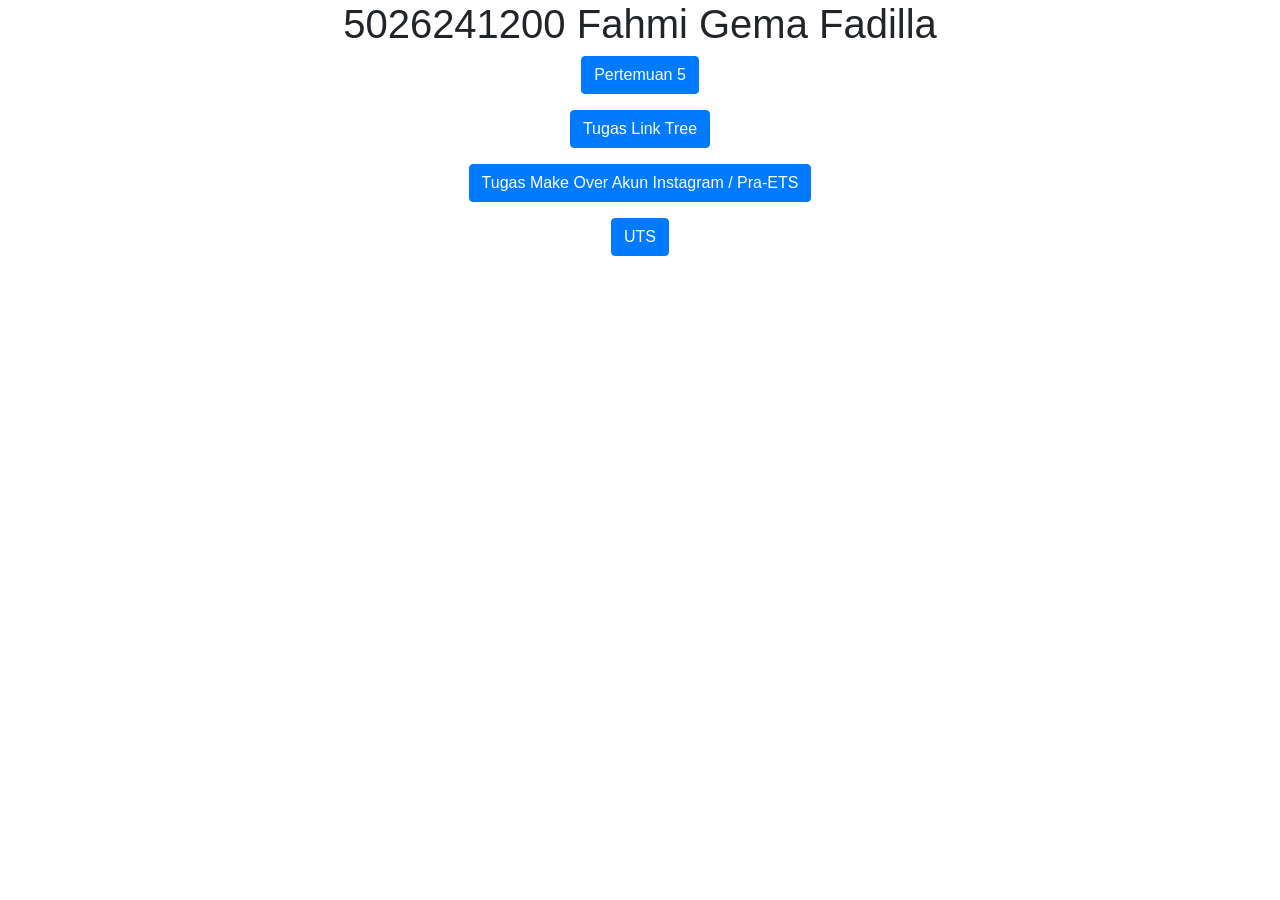
<file: index.html>
<html lang="en">

<head>
    <title>5026241034</title>
    <meta charset="utf-8">
    <meta name="viewport" content="width=device-width, initial-scale=1">
    <link rel="stylesheet" href="https://cdn.jsdelivr.net/npm/bootstrap@4.6.2/dist/css/bootstrap.min.css">
    <script src="https://cdn.jsdelivr.net/npm/jquery@3.7.1/dist/jquery.slim.min.js"></script>
    <script src="https://cdn.jsdelivr.net/npm/popper.js@1.16.1/dist/umd/popper.min.js"></script>
    <script src="https://cdn.jsdelivr.net/npm/bootstrap@4.6.2/dist/js/bootstrap.bundle.min.js"></script>
</head>

<body>

    <div class="container">
        <center>
            <h1>5026241200 Fahmi Gema Fadilla</h1>
        
            <p>
                <a href="pertemuan5.html" target="_blank" class="btn btn-primary">
                    Pertemuan 5
                </a>
            </p>
            <p>
                <a href="tugas_after_pertemuan5.html" target="_blank" class="btn btn-primary">
                    Tugas Link Tree
                </a>
            </p>
            <p>
                <a href="tugas_ets.html" target="_blank" class="btn btn-primary">
                    Tugas Make Over Akun Instagram / Pra-ETS
                </a>
            </p>
            <p>
                <a href="5026241200_Fahmi Gema Fadilla.html" target="_blank" class="btn btn-primary">
                    UTS
                </a>
            </p>
        </center>
    </div>

</body>

</html>
</file>
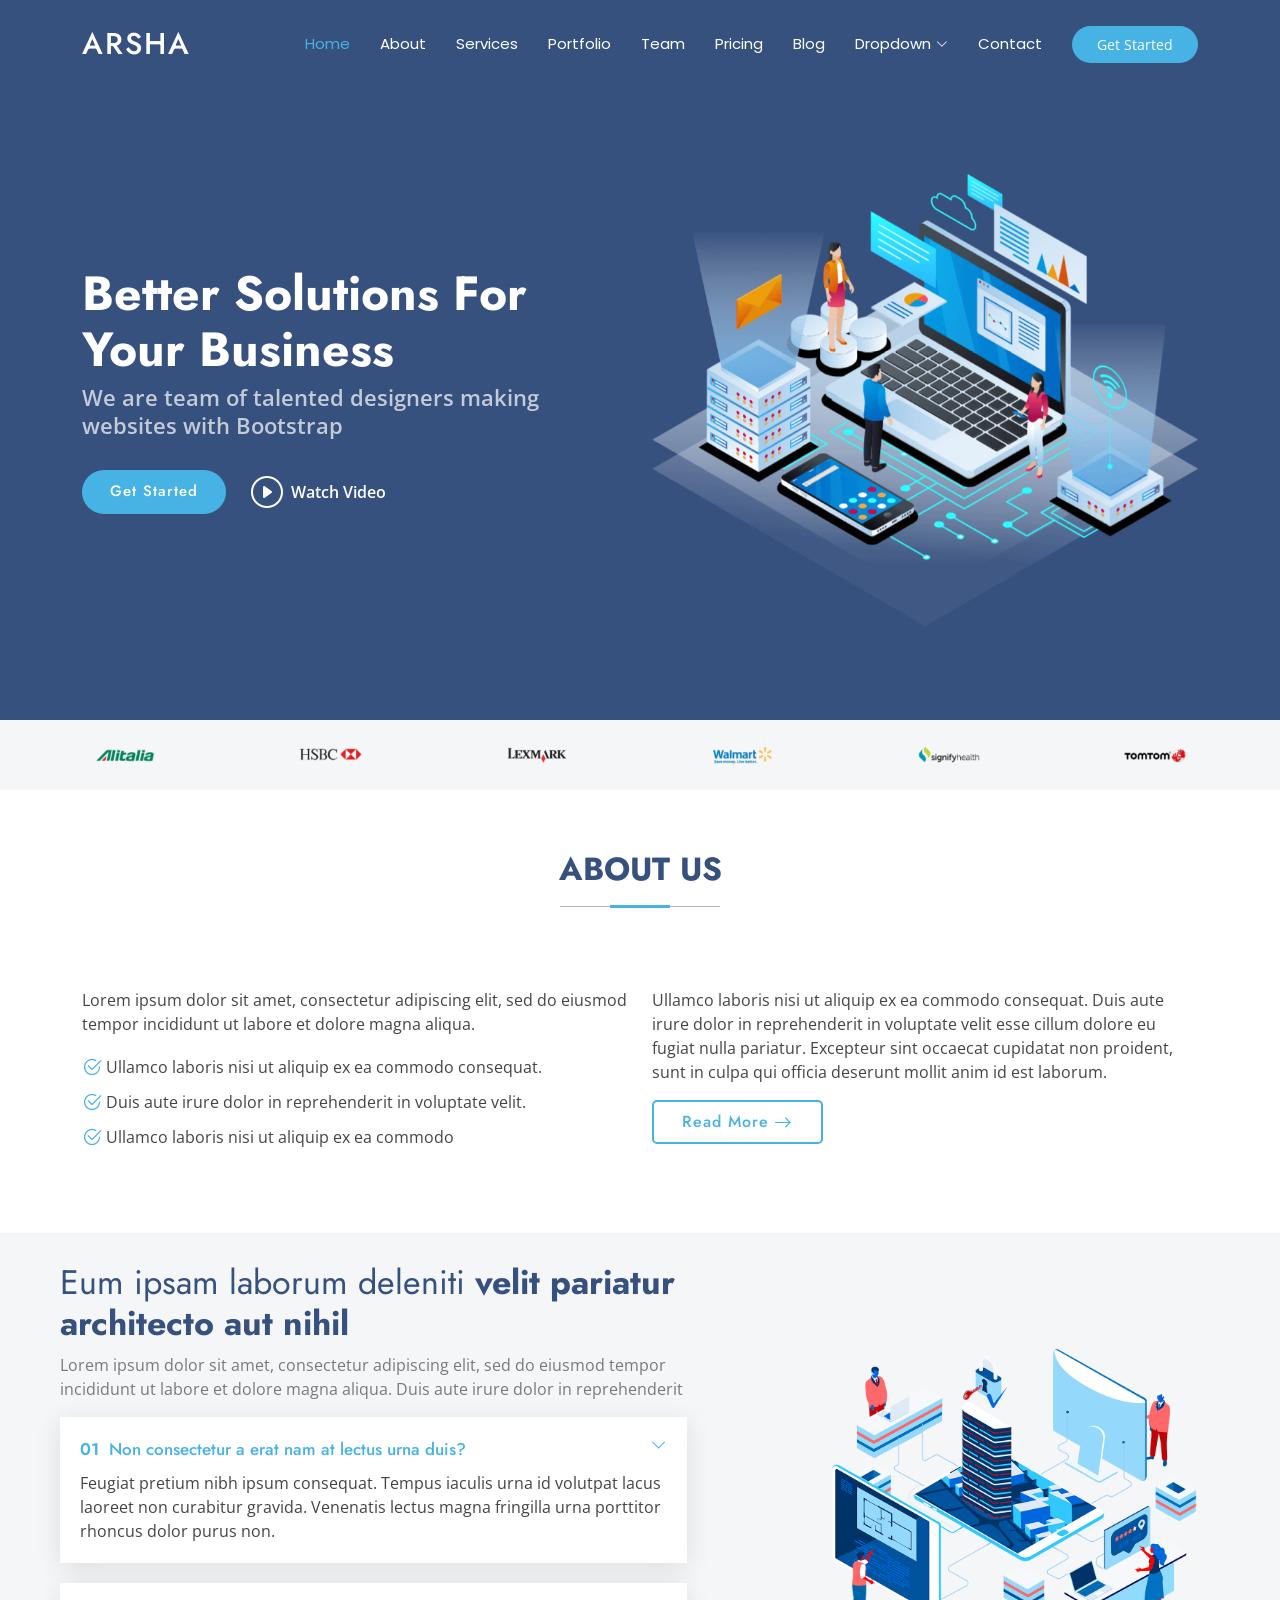
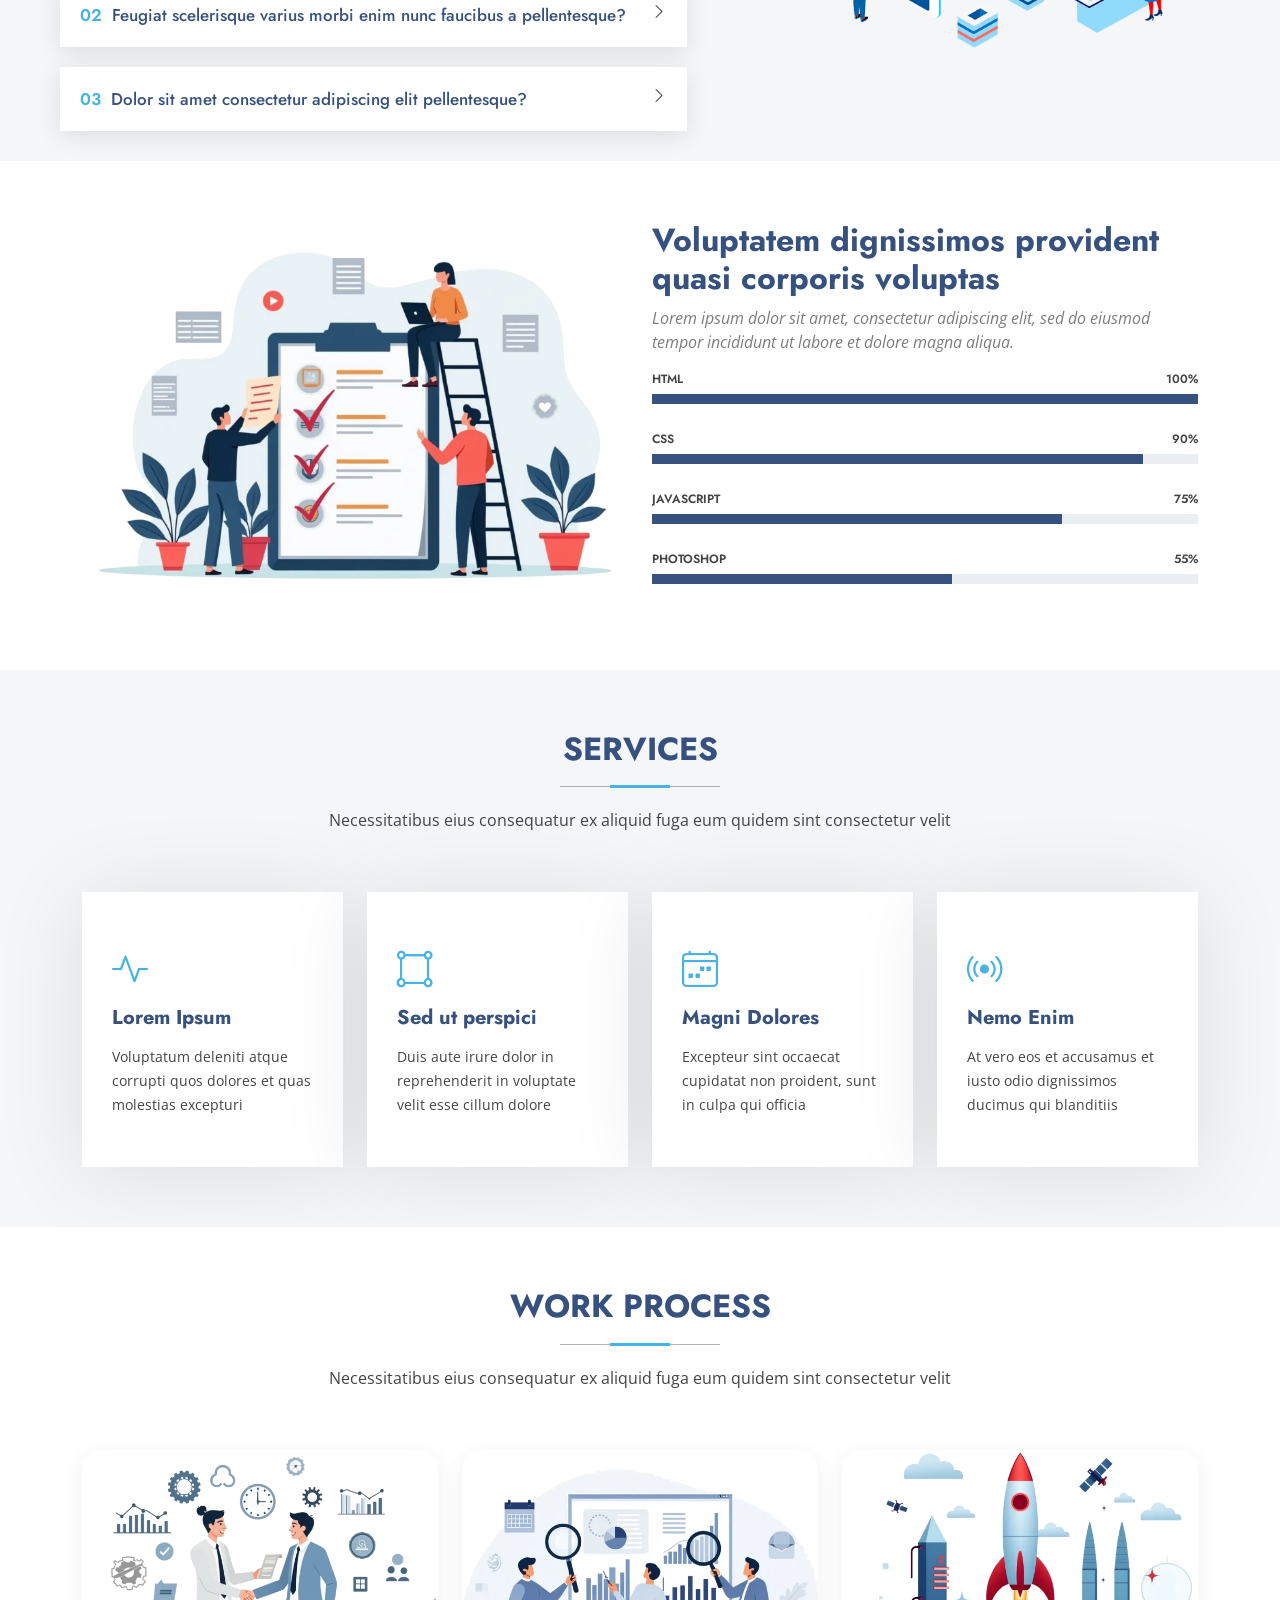
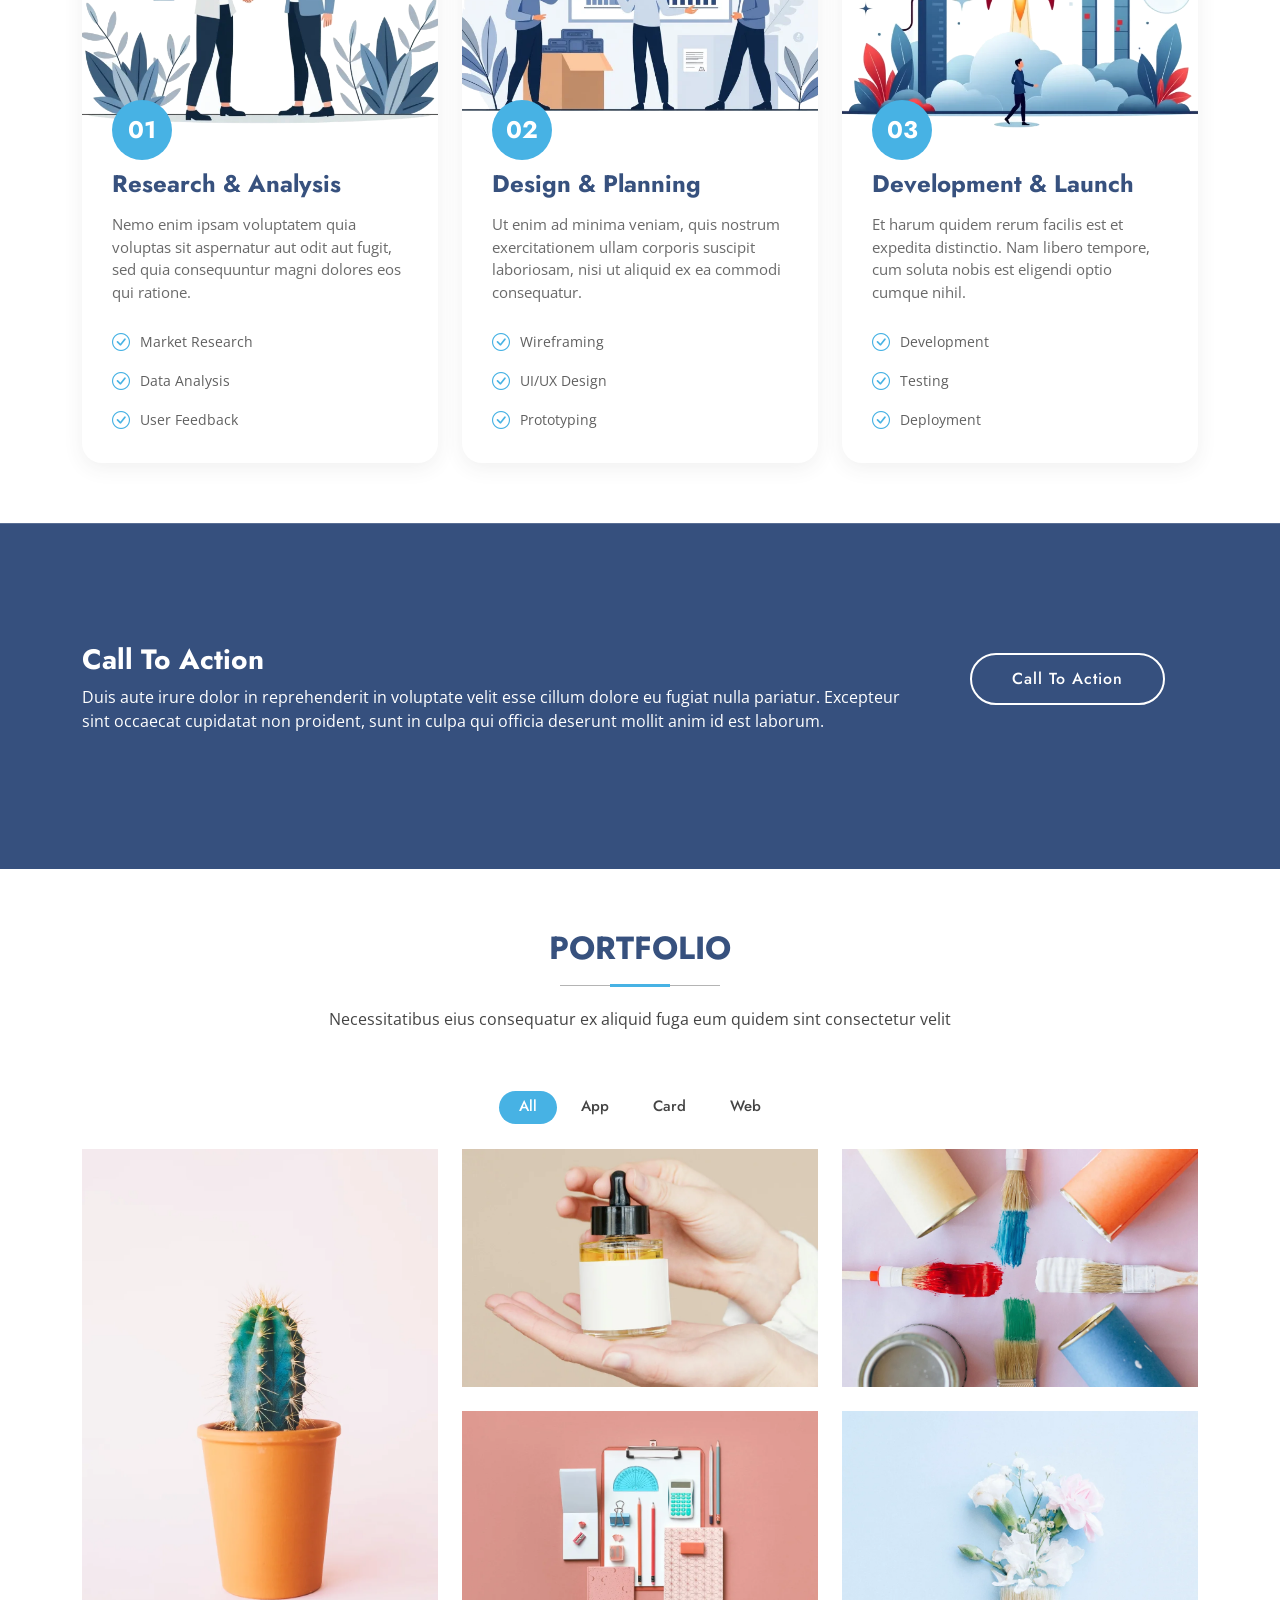
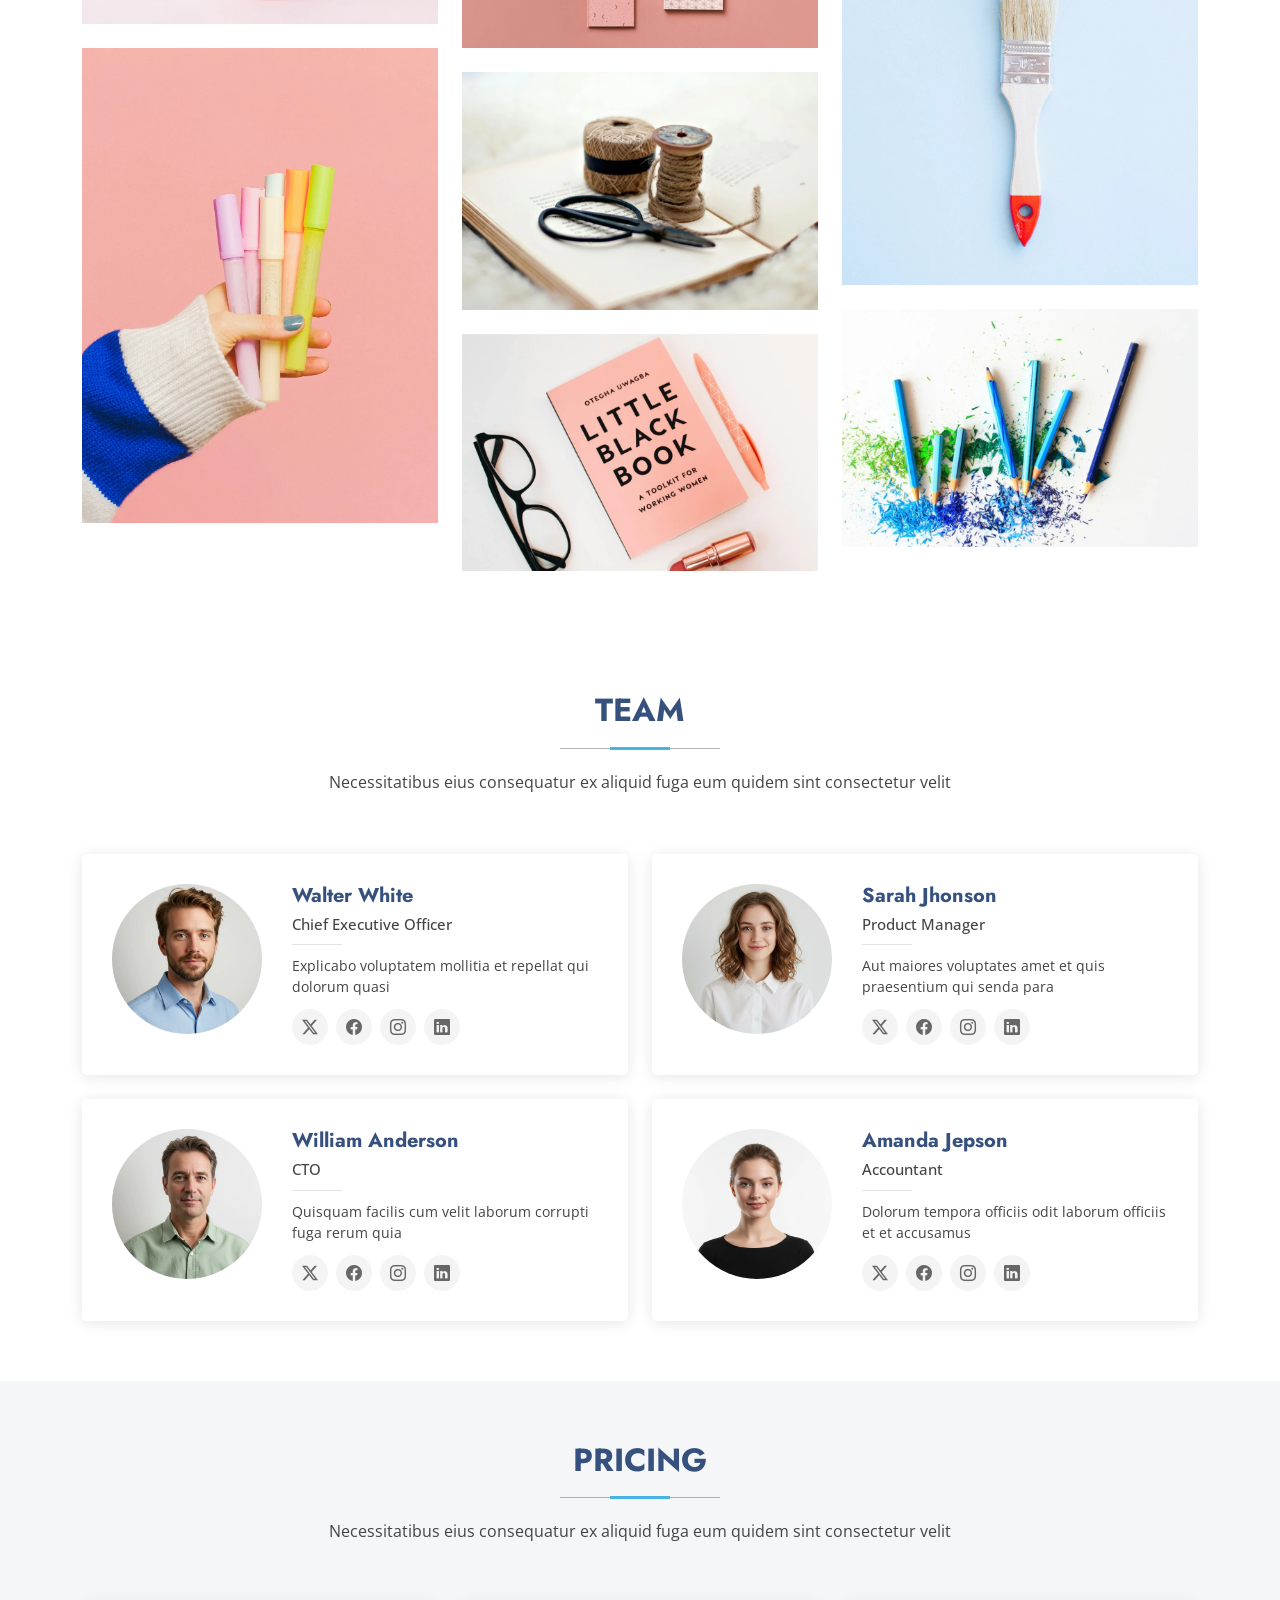
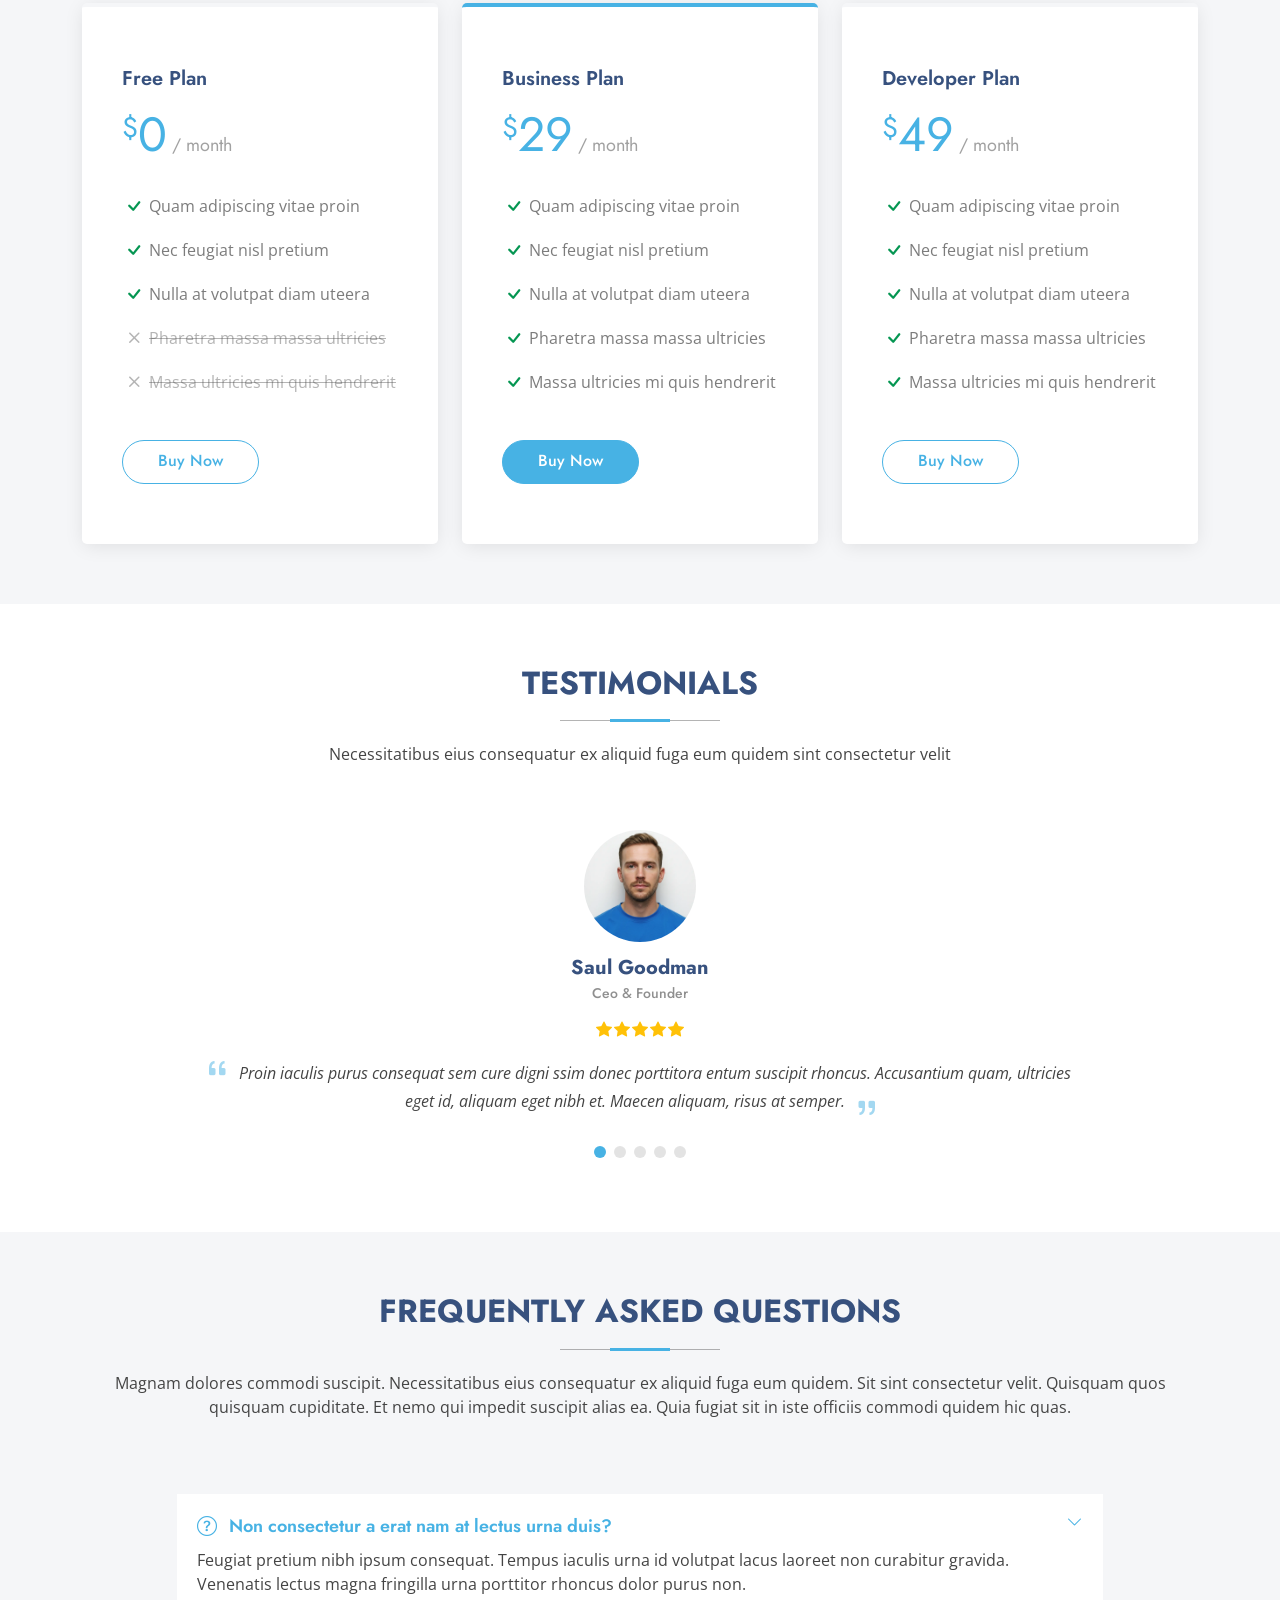
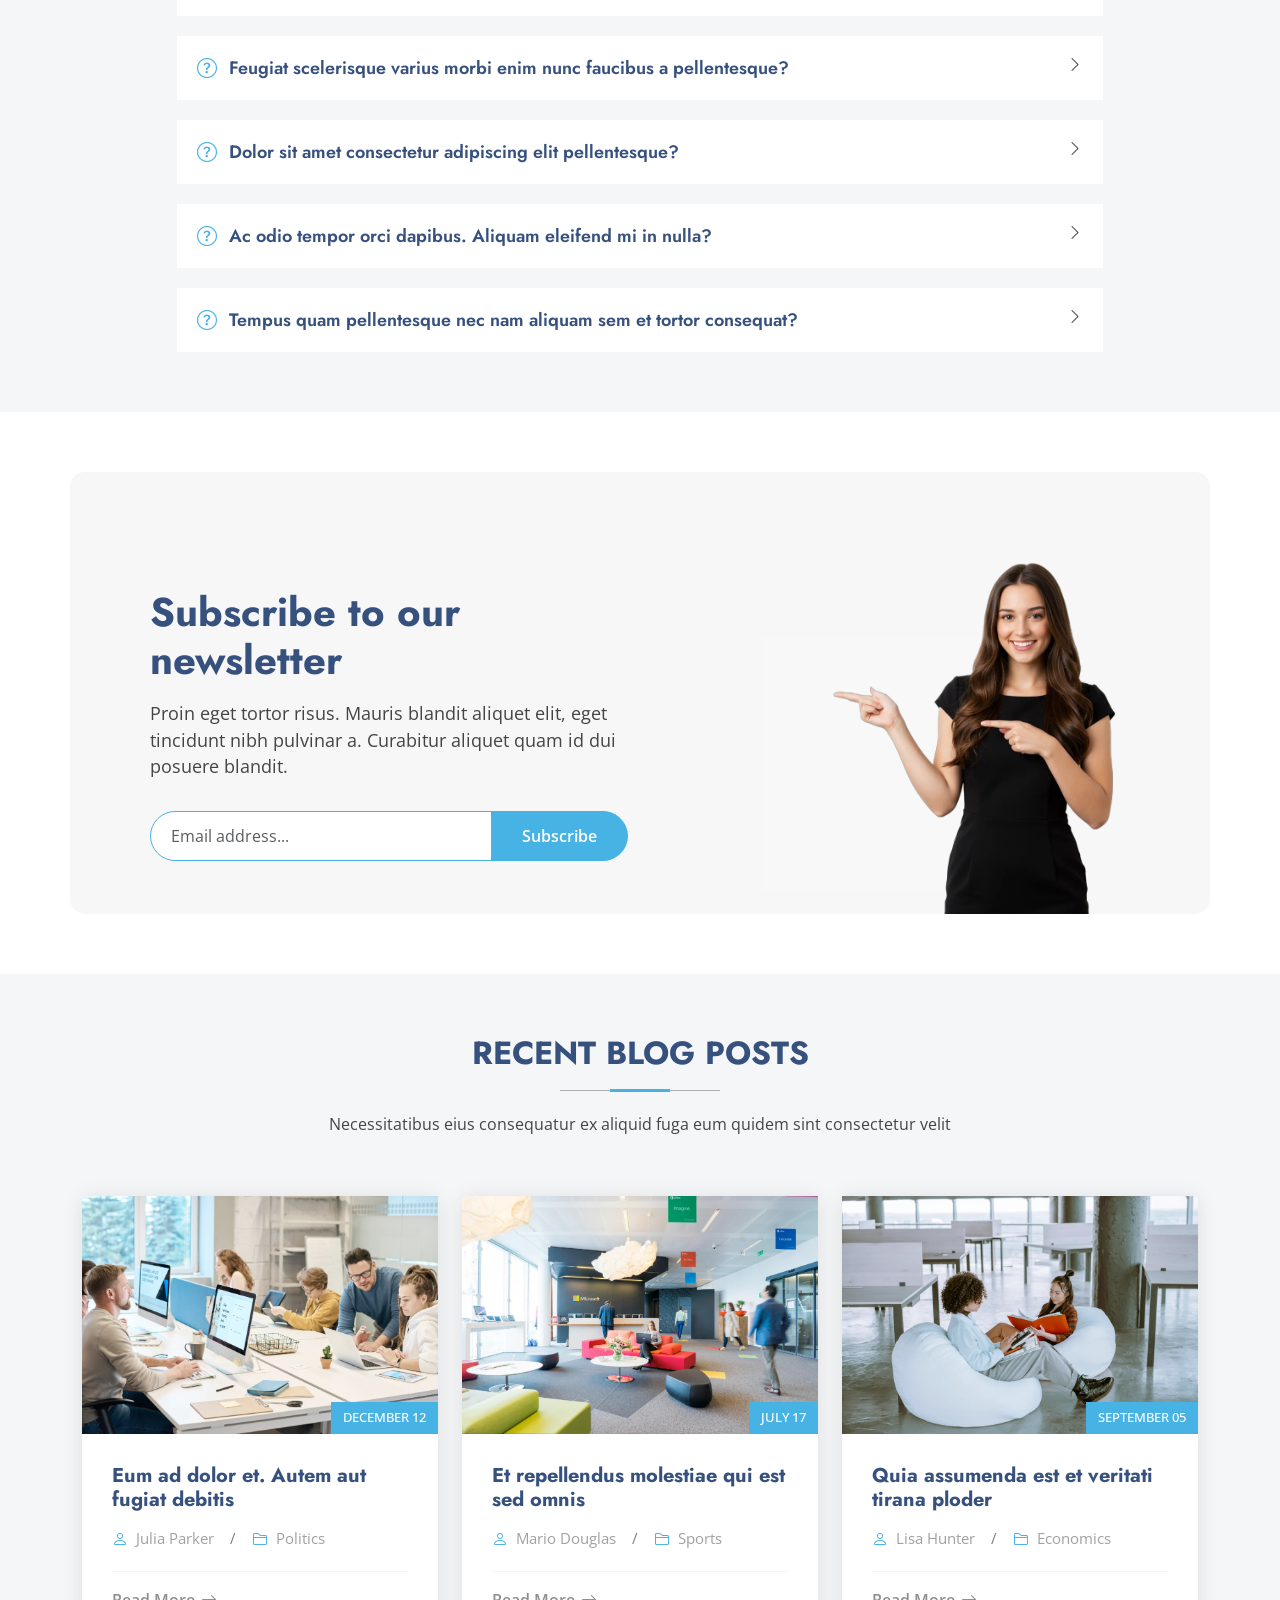
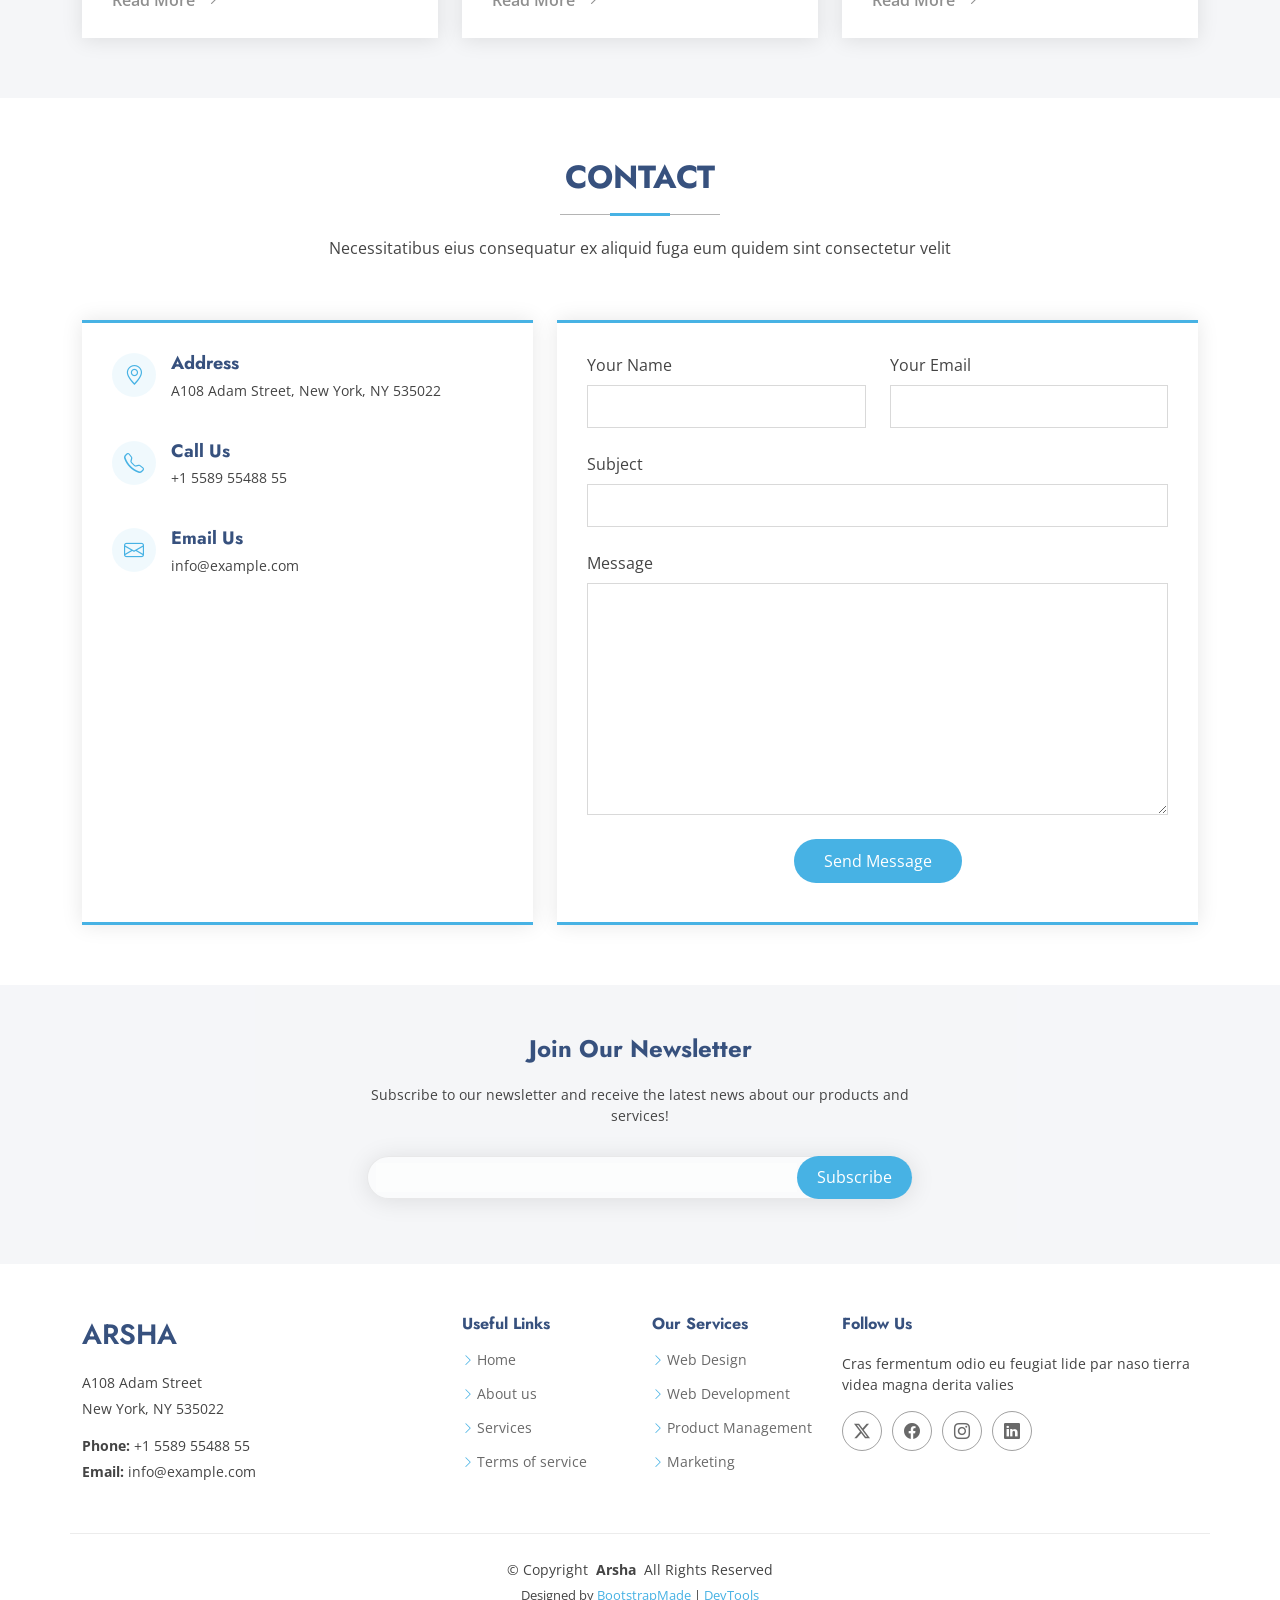
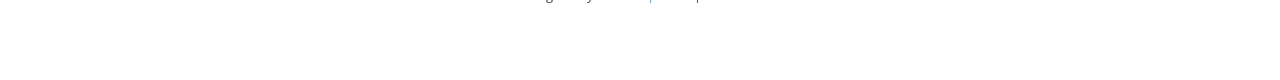
<file: Arsha/index.html>
<!DOCTYPE html>
<html lang="en">

<head>
  <meta charset="utf-8">
  <meta content="width=device-width, initial-scale=1.0" name="viewport">
  <title>Index - Arsha Bootstrap Template</title>
  <meta name="description" content="">
  <meta name="keywords" content="">

  <!-- Favicons -->
  <link href="assets/img/favicon.png" rel="icon">
  <link href="assets/img/apple-touch-icon.png" rel="apple-touch-icon">

  <!-- Fonts -->
  <link href="https://fonts.googleapis.com" rel="preconnect">
  <link href="https://fonts.gstatic.com" rel="preconnect" crossorigin>
  <link href="https://fonts.googleapis.com/css2?family=Open+Sans:ital,wght@0,300;0,400;0,500;0,600;0,700;0,800;1,300;1,400;1,500;1,600;1,700;1,800&family=Poppins:ital,wght@0,100;0,200;0,300;0,400;0,500;0,600;0,700;0,800;0,900;1,100;1,200;1,300;1,400;1,500;1,600;1,700;1,800;1,900&family=Jost:ital,wght@0,100;0,200;0,300;0,400;0,500;0,600;0,700;0,800;0,900;1,100;1,200;1,300;1,400;1,500;1,600;1,700;1,800;1,900&display=swap" rel="stylesheet">

  <!-- Vendor CSS Files -->
  <link href="assets/vendor/bootstrap/css/bootstrap.min.css" rel="stylesheet">
  <link href="assets/vendor/bootstrap-icons/bootstrap-icons.css" rel="stylesheet">
  <link href="assets/vendor/aos/aos.css" rel="stylesheet">
  <link href="assets/vendor/glightbox/css/glightbox.min.css" rel="stylesheet">
  <link href="assets/vendor/swiper/swiper-bundle.min.css" rel="stylesheet">

  <!-- Main CSS File -->
  <link href="assets/css/main.css" rel="stylesheet">

  <!-- =======================================================
  * Template Name: Arsha
  * Template URL: https://bootstrapmade.com/arsha-free-bootstrap-html-template-corporate/
  * Updated: Feb 22 2025 with Bootstrap v5.3.3
  * Author: BootstrapMade.com
  * License: https://bootstrapmade.com/license/
  ======================================================== -->
</head>

<body class="index-page">

  <header id="header" class="header d-flex align-items-center fixed-top">
    <div class="container-fluid container-xl position-relative d-flex align-items-center">

      <a href="index.html" class="logo d-flex align-items-center me-auto">
        <!-- Uncomment the line below if you also wish to use an image logo -->
        <!-- <img src="assets/img/logo.webp" alt=""> -->
        <h1 class="sitename">Arsha</h1>
      </a>

      <nav id="navmenu" class="navmenu">
        <ul>
          <li><a href="#hero" class="active">Home</a></li>
          <li><a href="#about">About</a></li>
          <li><a href="#services">Services</a></li>
          <li><a href="#portfolio">Portfolio</a></li>
          <li><a href="#team">Team</a></li>
          <li><a href="#pricing">Pricing</a></li>
          <li><a href="blog.html">Blog</a></li>
          <li class="dropdown"><a href="#"><span>Dropdown</span> <i class="bi bi-chevron-down toggle-dropdown"></i></a>
            <ul>
              <li><a href="#">Dropdown 1</a></li>
              <li class="dropdown"><a href="#"><span>Deep Dropdown</span> <i class="bi bi-chevron-down toggle-dropdown"></i></a>
                <ul>
                  <li><a href="#">Deep Dropdown 1</a></li>
                  <li><a href="#">Deep Dropdown 2</a></li>
                  <li><a href="#">Deep Dropdown 3</a></li>
                  <li><a href="#">Deep Dropdown 4</a></li>
                  <li><a href="#">Deep Dropdown 5</a></li>
                </ul>
              </li>
              <li><a href="#">Dropdown 2</a></li>
              <li><a href="#">Dropdown 3</a></li>
              <li><a href="#">Dropdown 4</a></li>
            </ul>
          </li>
          <li><a href="#contact">Contact</a></li>
        </ul>
        <i class="mobile-nav-toggle d-xl-none bi bi-list"></i>
      </nav>

      <a class="btn-getstarted" href="#about">Get Started</a>

    </div>
  </header>

  <main class="main">

    <!-- Hero Section -->
    <section id="hero" class="hero section dark-background">

      <div class="container">
        <div class="row gy-4">
          <div class="col-lg-6 order-2 order-lg-1 d-flex flex-column justify-content-center" data-aos="zoom-out">
            <h1>Better Solutions For Your Business</h1>
            <p>We are team of talented designers making websites with Bootstrap</p>
            <div class="d-flex">
              <a href="#about" class="btn-get-started">Get Started</a>
              <a href="https://www.youtube.com/watch?v=Y7f98aduVJ8" class="glightbox btn-watch-video d-flex align-items-center"><i class="bi bi-play-circle"></i><span>Watch Video</span></a>
            </div>
          </div>
          <div class="col-lg-6 order-1 order-lg-2 hero-img" data-aos="zoom-out" data-aos-delay="200">
            <img src="assets/img/hero-img.png" class="img-fluid animated" alt="">
          </div>
        </div>
      </div>

    </section><!-- /Hero Section -->

    <!-- Clients Section -->
    <section id="clients" class="clients section light-background">

      <div class="container" data-aos="zoom-in">

        <div class="swiper init-swiper">
          <script type="application/json" class="swiper-config">
            {
              "loop": true,
              "speed": 600,
              "autoplay": {
                "delay": 5000
              },
              "slidesPerView": "auto",
              "pagination": {
                "el": ".swiper-pagination",
                "type": "bullets",
                "clickable": true
              },
              "breakpoints": {
                "320": {
                  "slidesPerView": 2,
                  "spaceBetween": 40
                },
                "480": {
                  "slidesPerView": 3,
                  "spaceBetween": 60
                },
                "640": {
                  "slidesPerView": 4,
                  "spaceBetween": 80
                },
                "992": {
                  "slidesPerView": 5,
                  "spaceBetween": 120
                },
                "1200": {
                  "slidesPerView": 6,
                  "spaceBetween": 120
                }
              }
            }
          </script>
          <div class="swiper-wrapper align-items-center">
            <div class="swiper-slide"><img src="assets/img/clients/clients-1.webp" class="img-fluid" alt=""></div>
            <div class="swiper-slide"><img src="assets/img/clients/clients-2.webp" class="img-fluid" alt=""></div>
            <div class="swiper-slide"><img src="assets/img/clients/clients-3.webp" class="img-fluid" alt=""></div>
            <div class="swiper-slide"><img src="assets/img/clients/clients-4.webp" class="img-fluid" alt=""></div>
            <div class="swiper-slide"><img src="assets/img/clients/clients-5.webp" class="img-fluid" alt=""></div>
            <div class="swiper-slide"><img src="assets/img/clients/clients-6.webp" class="img-fluid" alt=""></div>
            <div class="swiper-slide"><img src="assets/img/clients/clients-7.webp" class="img-fluid" alt=""></div>
            <div class="swiper-slide"><img src="assets/img/clients/clients-8.webp" class="img-fluid" alt=""></div>
          </div>
        </div>

      </div>

    </section><!-- /Clients Section -->

    <!-- About Section -->
    <section id="about" class="about section">

      <!-- Section Title -->
      <div class="container section-title" data-aos="fade-up">
        <h2>About Us</h2>
      </div><!-- End Section Title -->

      <div class="container">

        <div class="row gy-4">

          <div class="col-lg-6 content" data-aos="fade-up" data-aos-delay="100">
            <p>
              Lorem ipsum dolor sit amet, consectetur adipiscing elit, sed do eiusmod tempor incididunt ut labore et dolore
              magna aliqua.
            </p>
            <ul>
              <li><i class="bi bi-check2-circle"></i> <span>Ullamco laboris nisi ut aliquip ex ea commodo consequat.</span></li>
              <li><i class="bi bi-check2-circle"></i> <span>Duis aute irure dolor in reprehenderit in voluptate velit.</span></li>
              <li><i class="bi bi-check2-circle"></i> <span>Ullamco laboris nisi ut aliquip ex ea commodo</span></li>
            </ul>
          </div>

          <div class="col-lg-6" data-aos="fade-up" data-aos-delay="200">
            <p>Ullamco laboris nisi ut aliquip ex ea commodo consequat. Duis aute irure dolor in reprehenderit in voluptate velit esse cillum dolore eu fugiat nulla pariatur. Excepteur sint occaecat cupidatat non proident, sunt in culpa qui officia deserunt mollit anim id est laborum. </p>
            <a href="#" class="read-more"><span>Read More</span><i class="bi bi-arrow-right"></i></a>
          </div>

        </div>

      </div>

    </section><!-- /About Section -->

    <!-- Why Us Section -->
    <section id="why-us" class="section why-us light-background" data-builder="section">

      <div class="container-fluid">

        <div class="row gy-4">

          <div class="col-lg-7 d-flex flex-column justify-content-center order-2 order-lg-1">

            <div class="content px-xl-5" data-aos="fade-up" data-aos-delay="100">
              <h3><span>Eum ipsam laborum deleniti </span><strong>velit pariatur architecto aut nihil</strong></h3>
              <p>
                Lorem ipsum dolor sit amet, consectetur adipiscing elit, sed do eiusmod tempor incididunt ut labore et dolore magna aliqua. Duis aute irure dolor in reprehenderit
              </p>
            </div>

            <div class="faq-container px-xl-5" data-aos="fade-up" data-aos-delay="200">

              <div class="faq-item faq-active">

                <h3><span>01</span> Non consectetur a erat nam at lectus urna duis?</h3>
                <div class="faq-content">
                  <p>Feugiat pretium nibh ipsum consequat. Tempus iaculis urna id volutpat lacus laoreet non curabitur gravida. Venenatis lectus magna fringilla urna porttitor rhoncus dolor purus non.</p>
                </div>
                <i class="faq-toggle bi bi-chevron-right"></i>
              </div><!-- End Faq item-->

              <div class="faq-item">
                <h3><span>02</span> Feugiat scelerisque varius morbi enim nunc faucibus a pellentesque?</h3>
                <div class="faq-content">
                  <p>Dolor sit amet consectetur adipiscing elit pellentesque habitant morbi. Id interdum velit laoreet id donec ultrices. Fringilla phasellus faucibus scelerisque eleifend donec pretium. Est pellentesque elit ullamcorper dignissim. Mauris ultrices eros in cursus turpis massa tincidunt dui.</p>
                </div>
                <i class="faq-toggle bi bi-chevron-right"></i>
              </div><!-- End Faq item-->

              <div class="faq-item">
                <h3><span>03</span> Dolor sit amet consectetur adipiscing elit pellentesque?</h3>
                <div class="faq-content">
                  <p>Eleifend mi in nulla posuere sollicitudin aliquam ultrices sagittis orci. Faucibus pulvinar elementum integer enim. Sem nulla pharetra diam sit amet nisl suscipit. Rutrum tellus pellentesque eu tincidunt. Lectus urna duis convallis convallis tellus. Urna molestie at elementum eu facilisis sed odio morbi quis</p>
                </div>
                <i class="faq-toggle bi bi-chevron-right"></i>
              </div><!-- End Faq item-->

            </div>

          </div>

          <div class="col-lg-5 order-1 order-lg-2 why-us-img">
            <img src="assets/img/why-us.png" class="img-fluid" alt="" data-aos="zoom-in" data-aos-delay="100">
          </div>
        </div>

      </div>

    </section><!-- /Why Us Section -->

    <!-- Skills Section -->
    <section id="skills" class="skills section">

      <div class="container" data-aos="fade-up" data-aos-delay="100">

        <div class="row">

          <div class="col-lg-6 d-flex align-items-center">
            <img src="assets/img/illustration/illustration-10.webp" class="img-fluid" alt="">
          </div>

          <div class="col-lg-6 pt-4 pt-lg-0 content">

            <h3>Voluptatem dignissimos provident quasi corporis voluptas</h3>
            <p class="fst-italic">
              Lorem ipsum dolor sit amet, consectetur adipiscing elit, sed do eiusmod tempor incididunt ut labore et dolore magna aliqua.
            </p>

            <div class="skills-content skills-animation">

              <div class="progress">
                <span class="skill"><span>HTML</span> <i class="val">100%</i></span>
                <div class="progress-bar-wrap">
                  <div class="progress-bar" role="progressbar" aria-valuenow="100" aria-valuemin="0" aria-valuemax="100"></div>
                </div>
              </div><!-- End Skills Item -->

              <div class="progress">
                <span class="skill"><span>CSS</span> <i class="val">90%</i></span>
                <div class="progress-bar-wrap">
                  <div class="progress-bar" role="progressbar" aria-valuenow="90" aria-valuemin="0" aria-valuemax="100"></div>
                </div>
              </div><!-- End Skills Item -->

              <div class="progress">
                <span class="skill"><span>JavaScript</span> <i class="val">75%</i></span>
                <div class="progress-bar-wrap">
                  <div class="progress-bar" role="progressbar" aria-valuenow="75" aria-valuemin="0" aria-valuemax="100"></div>
                </div>
              </div><!-- End Skills Item -->

              <div class="progress">
                <span class="skill"><span>Photoshop</span> <i class="val">55%</i></span>
                <div class="progress-bar-wrap">
                  <div class="progress-bar" role="progressbar" aria-valuenow="55" aria-valuemin="0" aria-valuemax="100"></div>
                </div>
              </div><!-- End Skills Item -->

            </div>

          </div>
        </div>

      </div>

    </section><!-- /Skills Section -->

    <!-- Services Section -->
    <section id="services" class="services section light-background">

      <!-- Section Title -->
      <div class="container section-title" data-aos="fade-up">
        <h2>Services</h2>
        <p>Necessitatibus eius consequatur ex aliquid fuga eum quidem sint consectetur velit</p>
      </div><!-- End Section Title -->

      <div class="container">

        <div class="row gy-4">

          <div class="col-xl-3 col-md-6 d-flex" data-aos="fade-up" data-aos-delay="100">
            <div class="service-item position-relative">
              <div class="icon"><i class="bi bi-activity icon"></i></div>
              <h4><a href="" class="stretched-link">Lorem Ipsum</a></h4>
              <p>Voluptatum deleniti atque corrupti quos dolores et quas molestias excepturi</p>
            </div>
          </div><!-- End Service Item -->

          <div class="col-xl-3 col-md-6 d-flex" data-aos="fade-up" data-aos-delay="200">
            <div class="service-item position-relative">
              <div class="icon"><i class="bi bi-bounding-box-circles icon"></i></div>
              <h4><a href="" class="stretched-link">Sed ut perspici</a></h4>
              <p>Duis aute irure dolor in reprehenderit in voluptate velit esse cillum dolore</p>
            </div>
          </div><!-- End Service Item -->

          <div class="col-xl-3 col-md-6 d-flex" data-aos="fade-up" data-aos-delay="300">
            <div class="service-item position-relative">
              <div class="icon"><i class="bi bi-calendar4-week icon"></i></div>
              <h4><a href="" class="stretched-link">Magni Dolores</a></h4>
              <p>Excepteur sint occaecat cupidatat non proident, sunt in culpa qui officia</p>
            </div>
          </div><!-- End Service Item -->

          <div class="col-xl-3 col-md-6 d-flex" data-aos="fade-up" data-aos-delay="400">
            <div class="service-item position-relative">
              <div class="icon"><i class="bi bi-broadcast icon"></i></div>
              <h4><a href="" class="stretched-link">Nemo Enim</a></h4>
              <p>At vero eos et accusamus et iusto odio dignissimos ducimus qui blanditiis</p>
            </div>
          </div><!-- End Service Item -->

        </div>

      </div>

    </section><!-- /Services Section -->

    <!-- Work Process Section -->
    <section id="work-process" class="work-process section">

      <!-- Section Title -->
      <div class="container section-title" data-aos="fade-up">
        <h2>Work Process</h2>
        <p>Necessitatibus eius consequatur ex aliquid fuga eum quidem sint consectetur velit</p>
      </div><!-- End Section Title -->

      <div class="container" data-aos="fade-up" data-aos-delay="100">

        <div class="row gy-5">

          <div class="col-lg-4" data-aos="fade-up" data-aos-delay="200">
            <div class="steps-item">
              <div class="steps-image">
                <img src="assets/img/steps/steps-1.webp" alt="Step 1" class="img-fluid" loading="lazy">
              </div>
              <div class="steps-content">
                <div class="steps-number">01</div>
                <h3>Research &amp; Analysis</h3>
                <p>Nemo enim ipsam voluptatem quia voluptas sit aspernatur aut odit aut fugit, sed quia consequuntur magni dolores eos qui ratione.</p>
                <div class="steps-features">
                  <div class="feature-item">
                    <i class="bi bi-check-circle"></i>
                    <span>Market Research</span>
                  </div>
                  <div class="feature-item">
                    <i class="bi bi-check-circle"></i>
                    <span>Data Analysis</span>
                  </div>
                  <div class="feature-item">
                    <i class="bi bi-check-circle"></i>
                    <span>User Feedback</span>
                  </div>
                </div>
              </div>
            </div><!-- End Steps Item -->
          </div>

          <div class="col-lg-4" data-aos="fade-up" data-aos-delay="300">
            <div class="steps-item">
              <div class="steps-image">
                <img src="assets/img/steps/steps-2.webp" alt="Step 2" class="img-fluid" loading="lazy">
              </div>
              <div class="steps-content">
                <div class="steps-number">02</div>
                <h3>Design &amp; Planning</h3>
                <p>Ut enim ad minima veniam, quis nostrum exercitationem ullam corporis suscipit laboriosam, nisi ut aliquid ex ea commodi consequatur.</p>
                <div class="steps-features">
                  <div class="feature-item">
                    <i class="bi bi-check-circle"></i>
                    <span>Wireframing</span>
                  </div>
                  <div class="feature-item">
                    <i class="bi bi-check-circle"></i>
                    <span>UI/UX Design</span>
                  </div>
                  <div class="feature-item">
                    <i class="bi bi-check-circle"></i>
                    <span>Prototyping</span>
                  </div>
                </div>
              </div>
            </div><!-- End Steps Item -->
          </div>

          <div class="col-lg-4" data-aos="fade-up" data-aos-delay="400">
            <div class="steps-item">
              <div class="steps-image">
                <img src="assets/img/steps/steps-3.webp" alt="Step 3" class="img-fluid" loading="lazy">
              </div>
              <div class="steps-content">
                <div class="steps-number">03</div>
                <h3>Development &amp; Launch</h3>
                <p>Et harum quidem rerum facilis est et expedita distinctio. Nam libero tempore, cum soluta nobis est eligendi optio cumque nihil.</p>
                <div class="steps-features">
                  <div class="feature-item">
                    <i class="bi bi-check-circle"></i>
                    <span>Development</span>
                  </div>
                  <div class="feature-item">
                    <i class="bi bi-check-circle"></i>
                    <span>Testing</span>
                  </div>
                  <div class="feature-item">
                    <i class="bi bi-check-circle"></i>
                    <span>Deployment</span>
                  </div>
                </div>
              </div>
            </div><!-- End Steps Item -->
          </div>

        </div>

      </div>

    </section><!-- /Work Process Section -->

    <!-- Call To Action Section -->
    <section id="call-to-action" class="call-to-action section dark-background">

      <img src="assets/img/bg/bg-8.webp" alt="">

      <div class="container">

        <div class="row" data-aos="zoom-in" data-aos-delay="100">
          <div class="col-xl-9 text-center text-xl-start">
            <h3>Call To Action</h3>
            <p>Duis aute irure dolor in reprehenderit in voluptate velit esse cillum dolore eu fugiat nulla pariatur. Excepteur sint occaecat cupidatat non proident, sunt in culpa qui officia deserunt mollit anim id est laborum.</p>
          </div>
          <div class="col-xl-3 cta-btn-container text-center">
            <a class="cta-btn align-middle" href="#">Call To Action</a>
          </div>
        </div>

      </div>

    </section><!-- /Call To Action Section -->

    <!-- Portfolio Section -->
    <section id="portfolio" class="portfolio section">

      <!-- Section Title -->
      <div class="container section-title" data-aos="fade-up">
        <h2>Portfolio</h2>
        <p>Necessitatibus eius consequatur ex aliquid fuga eum quidem sint consectetur velit</p>
      </div><!-- End Section Title -->

      <div class="container">

        <div class="isotope-layout" data-default-filter="*" data-layout="masonry" data-sort="original-order">

          <ul class="portfolio-filters isotope-filters" data-aos="fade-up" data-aos-delay="100">
            <li data-filter="*" class="filter-active">All</li>
            <li data-filter=".filter-app">App</li>
            <li data-filter=".filter-product">Card</li>
            <li data-filter=".filter-branding">Web</li>
          </ul><!-- End Portfolio Filters -->

          <div class="row gy-4 isotope-container" data-aos="fade-up" data-aos-delay="200">

            <div class="col-lg-4 col-md-6 portfolio-item isotope-item filter-app">
              <img src="assets/img/portfolio/portfolio-portrait-1.webp" class="img-fluid" alt="">
              <div class="portfolio-info">
                <h4>App 1</h4>
                <p>Lorem ipsum, dolor sit</p>
                <a href="assets/img/portfolio/portfolio-portrait-1.webp" title="App 1" data-gallery="portfolio-gallery-app" class="glightbox preview-link"><i class="bi bi-zoom-in"></i></a>
                <a href="portfolio-details.html" title="More Details" class="details-link"><i class="bi bi-link-45deg"></i></a>
              </div>
            </div><!-- End Portfolio Item -->

            <div class="col-lg-4 col-md-6 portfolio-item isotope-item filter-product">
              <img src="assets/img/portfolio/portfolio-1.webp" class="img-fluid" alt="">
              <div class="portfolio-info">
                <h4>Product 1</h4>
                <p>Lorem ipsum, dolor sit</p>
                <a href="assets/img/portfolio/portfolio-1.webp" title="Product 1" data-gallery="portfolio-gallery-product" class="glightbox preview-link"><i class="bi bi-zoom-in"></i></a>
                <a href="portfolio-details.html" title="More Details" class="details-link"><i class="bi bi-link-45deg"></i></a>
              </div>
            </div><!-- End Portfolio Item -->

            <div class="col-lg-4 col-md-6 portfolio-item isotope-item filter-branding">
              <img src="assets/img/portfolio/portfolio-3.webp" class="img-fluid" alt="">
              <div class="portfolio-info">
                <h4>Branding 1</h4>
                <p>Lorem ipsum, dolor sit</p>
                <a href="assets/img/portfolio/portfolio-3.webp" title="Branding 1" data-gallery="portfolio-gallery-branding" class="glightbox preview-link"><i class="bi bi-zoom-in"></i></a>
                <a href="portfolio-details.html" title="More Details" class="details-link"><i class="bi bi-link-45deg"></i></a>
              </div>
            </div><!-- End Portfolio Item -->

            <div class="col-lg-4 col-md-6 portfolio-item isotope-item filter-app">
              <img src="assets/img/portfolio/portfolio-4.webp" class="img-fluid" alt="">
              <div class="portfolio-info">
                <h4>App 2</h4>
                <p>Lorem ipsum, dolor sit</p>
                <a href="assets/img/portfolio/portfolio-4.webp" title="App 2" data-gallery="portfolio-gallery-app" class="glightbox preview-link"><i class="bi bi-zoom-in"></i></a>
                <a href="portfolio-details.html" title="More Details" class="details-link"><i class="bi bi-link-45deg"></i></a>
              </div>
            </div><!-- End Portfolio Item -->

            <div class="col-lg-4 col-md-6 portfolio-item isotope-item filter-product">
              <img src="assets/img/portfolio/portfolio-portrait-2.webp" class="img-fluid" alt="">
              <div class="portfolio-info">
                <h4>Product 2</h4>
                <p>Lorem ipsum, dolor sit</p>
                <a href="assets/img/portfolio/portfolio-portrait-2.webp" title="Product 2" data-gallery="portfolio-gallery-product" class="glightbox preview-link"><i class="bi bi-zoom-in"></i></a>
                <a href="portfolio-details.html" title="More Details" class="details-link"><i class="bi bi-link-45deg"></i></a>
              </div>
            </div><!-- End Portfolio Item -->

            <div class="col-lg-4 col-md-6 portfolio-item isotope-item filter-branding">
              <img src="assets/img/portfolio/portfolio-portrait-3.webp" class="img-fluid" alt="">
              <div class="portfolio-info">
                <h4>Branding 2</h4>
                <p>Lorem ipsum, dolor sit</p>
                <a href="assets/img/portfolio/portfolio-portrait-3.webp" title="Branding 2" data-gallery="portfolio-gallery-branding" class="glightbox preview-link"><i class="bi bi-zoom-in"></i></a>
                <a href="portfolio-details.html" title="More Details" class="details-link"><i class="bi bi-link-45deg"></i></a>
              </div>
            </div><!-- End Portfolio Item -->

            <div class="col-lg-4 col-md-6 portfolio-item isotope-item filter-app">
              <img src="assets/img/portfolio/portfolio-7.webp" class="img-fluid" alt="">
              <div class="portfolio-info">
                <h4>App 3</h4>
                <p>Lorem ipsum, dolor sit</p>
                <a href="assets/img/portfolio/portfolio-7.webp" title="App 3" data-gallery="portfolio-gallery-app" class="glightbox preview-link"><i class="bi bi-zoom-in"></i></a>
                <a href="portfolio-details.html" title="More Details" class="details-link"><i class="bi bi-link-45deg"></i></a>
              </div>
            </div><!-- End Portfolio Item -->

            <div class="col-lg-4 col-md-6 portfolio-item isotope-item filter-product">
              <img src="assets/img/portfolio/portfolio-8.webp" class="img-fluid" alt="">
              <div class="portfolio-info">
                <h4>Product 3</h4>
                <p>Lorem ipsum, dolor sit</p>
                <a href="assets/img/portfolio/portfolio-8.webp" title="Product 3" data-gallery="portfolio-gallery-product" class="glightbox preview-link"><i class="bi bi-zoom-in"></i></a>
                <a href="portfolio-details.html" title="More Details" class="details-link"><i class="bi bi-link-45deg"></i></a>
              </div>
            </div><!-- End Portfolio Item -->

            <div class="col-lg-4 col-md-6 portfolio-item isotope-item filter-branding">
              <img src="assets/img/portfolio/portfolio-9.webp" class="img-fluid" alt="">
              <div class="portfolio-info">
                <h4>Branding 3</h4>
                <p>Lorem ipsum, dolor sit</p>
                <a href="assets/img/portfolio/portfolio-9.webp" title="Branding 2" data-gallery="portfolio-gallery-branding" class="glightbox preview-link"><i class="bi bi-zoom-in"></i></a>
                <a href="portfolio-details.html" title="More Details" class="details-link"><i class="bi bi-link-45deg"></i></a>
              </div>
            </div><!-- End Portfolio Item -->

          </div><!-- End Portfolio Container -->

        </div>

      </div>

    </section><!-- /Portfolio Section -->

    <!-- Team Section -->
    <section id="team" class="team section">

      <!-- Section Title -->
      <div class="container section-title" data-aos="fade-up">
        <h2>Team</h2>
        <p>Necessitatibus eius consequatur ex aliquid fuga eum quidem sint consectetur velit</p>
      </div><!-- End Section Title -->

      <div class="container">

        <div class="row gy-4">

          <div class="col-lg-6" data-aos="fade-up" data-aos-delay="100">
            <div class="team-member d-flex align-items-start">
              <div class="pic"><img src="assets/img/person/person-m-7.webp" class="img-fluid" alt=""></div>
              <div class="member-info">
                <h4>Walter White</h4>
                <span>Chief Executive Officer</span>
                <p>Explicabo voluptatem mollitia et repellat qui dolorum quasi</p>
                <div class="social">
                  <a href=""><i class="bi bi-twitter-x"></i></a>
                  <a href=""><i class="bi bi-facebook"></i></a>
                  <a href=""><i class="bi bi-instagram"></i></a>
                  <a href=""> <i class="bi bi-linkedin"></i> </a>
                </div>
              </div>
            </div>
          </div><!-- End Team Member -->

          <div class="col-lg-6" data-aos="fade-up" data-aos-delay="200">
            <div class="team-member d-flex align-items-start">
              <div class="pic"><img src="assets/img/person/person-f-8.webp" class="img-fluid" alt=""></div>
              <div class="member-info">
                <h4>Sarah Jhonson</h4>
                <span>Product Manager</span>
                <p>Aut maiores voluptates amet et quis praesentium qui senda para</p>
                <div class="social">
                  <a href=""><i class="bi bi-twitter-x"></i></a>
                  <a href=""><i class="bi bi-facebook"></i></a>
                  <a href=""><i class="bi bi-instagram"></i></a>
                  <a href=""> <i class="bi bi-linkedin"></i> </a>
                </div>
              </div>
            </div>
          </div><!-- End Team Member -->

          <div class="col-lg-6" data-aos="fade-up" data-aos-delay="300">
            <div class="team-member d-flex align-items-start">
              <div class="pic"><img src="assets/img/person/person-m-6.webp" class="img-fluid" alt=""></div>
              <div class="member-info">
                <h4>William Anderson</h4>
                <span>CTO</span>
                <p>Quisquam facilis cum velit laborum corrupti fuga rerum quia</p>
                <div class="social">
                  <a href=""><i class="bi bi-twitter-x"></i></a>
                  <a href=""><i class="bi bi-facebook"></i></a>
                  <a href=""><i class="bi bi-instagram"></i></a>
                  <a href=""> <i class="bi bi-linkedin"></i> </a>
                </div>
              </div>
            </div>
          </div><!-- End Team Member -->

          <div class="col-lg-6" data-aos="fade-up" data-aos-delay="400">
            <div class="team-member d-flex align-items-start">
              <div class="pic"><img src="assets/img/person/person-f-4.webp" class="img-fluid" alt=""></div>
              <div class="member-info">
                <h4>Amanda Jepson</h4>
                <span>Accountant</span>
                <p>Dolorum tempora officiis odit laborum officiis et et accusamus</p>
                <div class="social">
                  <a href=""><i class="bi bi-twitter-x"></i></a>
                  <a href=""><i class="bi bi-facebook"></i></a>
                  <a href=""><i class="bi bi-instagram"></i></a>
                  <a href=""> <i class="bi bi-linkedin"></i> </a>
                </div>
              </div>
            </div>
          </div><!-- End Team Member -->

        </div>

      </div>

    </section><!-- /Team Section -->

    <!-- Pricing Section -->
    <section id="pricing" class="pricing section light-background">

      <!-- Section Title -->
      <div class="container section-title" data-aos="fade-up">
        <h2>Pricing</h2>
        <p>Necessitatibus eius consequatur ex aliquid fuga eum quidem sint consectetur velit</p>
      </div><!-- End Section Title -->

      <div class="container">

        <div class="row gy-4">

          <div class="col-lg-4" data-aos="zoom-in" data-aos-delay="100">
            <div class="pricing-item">
              <h3>Free Plan</h3>
              <h4><sup>$</sup>0<span> / month</span></h4>
              <ul>
                <li><i class="bi bi-check"></i> <span>Quam adipiscing vitae proin</span></li>
                <li><i class="bi bi-check"></i> <span>Nec feugiat nisl pretium</span></li>
                <li><i class="bi bi-check"></i> <span>Nulla at volutpat diam uteera</span></li>
                <li class="na"><i class="bi bi-x"></i> <span>Pharetra massa massa ultricies</span></li>
                <li class="na"><i class="bi bi-x"></i> <span>Massa ultricies mi quis hendrerit</span></li>
              </ul>
              <a href="#" class="buy-btn">Buy Now</a>
            </div>
          </div><!-- End Pricing Item -->

          <div class="col-lg-4" data-aos="zoom-in" data-aos-delay="200">
            <div class="pricing-item featured">
              <h3>Business Plan</h3>
              <h4><sup>$</sup>29<span> / month</span></h4>
              <ul>
                <li><i class="bi bi-check"></i> <span>Quam adipiscing vitae proin</span></li>
                <li><i class="bi bi-check"></i> <span>Nec feugiat nisl pretium</span></li>
                <li><i class="bi bi-check"></i> <span>Nulla at volutpat diam uteera</span></li>
                <li><i class="bi bi-check"></i> <span>Pharetra massa massa ultricies</span></li>
                <li><i class="bi bi-check"></i> <span>Massa ultricies mi quis hendrerit</span></li>
              </ul>
              <a href="#" class="buy-btn">Buy Now</a>
            </div>
          </div><!-- End Pricing Item -->

          <div class="col-lg-4" data-aos="zoom-in" data-aos-delay="300">
            <div class="pricing-item">
              <h3>Developer Plan</h3>
              <h4><sup>$</sup>49<span> / month</span></h4>
              <ul>
                <li><i class="bi bi-check"></i> <span>Quam adipiscing vitae proin</span></li>
                <li><i class="bi bi-check"></i> <span>Nec feugiat nisl pretium</span></li>
                <li><i class="bi bi-check"></i> <span>Nulla at volutpat diam uteera</span></li>
                <li><i class="bi bi-check"></i> <span>Pharetra massa massa ultricies</span></li>
                <li><i class="bi bi-check"></i> <span>Massa ultricies mi quis hendrerit</span></li>
              </ul>
              <a href="#" class="buy-btn">Buy Now</a>
            </div>
          </div><!-- End Pricing Item -->

        </div>

      </div>

    </section><!-- /Pricing Section -->

    <!-- Testimonials Section -->
    <section id="testimonials" class="testimonials section">

      <!-- Section Title -->
      <div class="container section-title" data-aos="fade-up">
        <h2>Testimonials</h2>
        <p>Necessitatibus eius consequatur ex aliquid fuga eum quidem sint consectetur velit</p>
      </div><!-- End Section Title -->

      <div class="container" data-aos="fade-up" data-aos-delay="100">

        <div class="swiper init-swiper">
          <script type="application/json" class="swiper-config">
            {
              "loop": true,
              "speed": 600,
              "autoplay": {
                "delay": 5000
              },
              "slidesPerView": "auto",
              "pagination": {
                "el": ".swiper-pagination",
                "type": "bullets",
                "clickable": true
              }
            }
          </script>
          <div class="swiper-wrapper">

            <div class="swiper-slide">
              <div class="testimonial-item">
                <img src="assets/img/person/person-m-9.webp" class="testimonial-img" alt="">
                <h3>Saul Goodman</h3>
                <h4>Ceo &amp; Founder</h4>
                <div class="stars">
                  <i class="bi bi-star-fill"></i><i class="bi bi-star-fill"></i><i class="bi bi-star-fill"></i><i class="bi bi-star-fill"></i><i class="bi bi-star-fill"></i>
                </div>
                <p>
                  <i class="bi bi-quote quote-icon-left"></i>
                  <span>Proin iaculis purus consequat sem cure digni ssim donec porttitora entum suscipit rhoncus. Accusantium quam, ultricies eget id, aliquam eget nibh et. Maecen aliquam, risus at semper.</span>
                  <i class="bi bi-quote quote-icon-right"></i>
                </p>
              </div>
            </div><!-- End testimonial item -->

            <div class="swiper-slide">
              <div class="testimonial-item">
                <img src="assets/img/person/person-f-5.webp" class="testimonial-img" alt="">
                <h3>Sara Wilsson</h3>
                <h4>Designer</h4>
                <div class="stars">
                  <i class="bi bi-star-fill"></i><i class="bi bi-star-fill"></i><i class="bi bi-star-fill"></i><i class="bi bi-star-fill"></i><i class="bi bi-star-fill"></i>
                </div>
                <p>
                  <i class="bi bi-quote quote-icon-left"></i>
                  <span>Export tempor illum tamen malis malis eram quae irure esse labore quem cillum quid cillum eram malis quorum velit fore eram velit sunt aliqua noster fugiat irure amet legam anim culpa.</span>
                  <i class="bi bi-quote quote-icon-right"></i>
                </p>
              </div>
            </div><!-- End testimonial item -->

            <div class="swiper-slide">
              <div class="testimonial-item">
                <img src="assets/img/person/person-f-12.webp" class="testimonial-img" alt="">
                <h3>Jena Karlis</h3>
                <h4>Store Owner</h4>
                <div class="stars">
                  <i class="bi bi-star-fill"></i><i class="bi bi-star-fill"></i><i class="bi bi-star-fill"></i><i class="bi bi-star-fill"></i><i class="bi bi-star-fill"></i>
                </div>
                <p>
                  <i class="bi bi-quote quote-icon-left"></i>
                  <span>Enim nisi quem export duis labore cillum quae magna enim sint quorum nulla quem veniam duis minim tempor labore quem eram duis noster aute amet eram fore quis sint minim.</span>
                  <i class="bi bi-quote quote-icon-right"></i>
                </p>
              </div>
            </div><!-- End testimonial item -->

            <div class="swiper-slide">
              <div class="testimonial-item">
                <img src="assets/img/person/person-m-12.webp" class="testimonial-img" alt="">
                <h3>Matt Brandon</h3>
                <h4>Freelancer</h4>
                <div class="stars">
                  <i class="bi bi-star-fill"></i><i class="bi bi-star-fill"></i><i class="bi bi-star-fill"></i><i class="bi bi-star-fill"></i><i class="bi bi-star-fill"></i>
                </div>
                <p>
                  <i class="bi bi-quote quote-icon-left"></i>
                  <span>Fugiat enim eram quae cillum dolore dolor amet nulla culpa multos export minim fugiat minim velit minim dolor enim duis veniam ipsum anim magna sunt elit fore quem dolore labore illum veniam.</span>
                  <i class="bi bi-quote quote-icon-right"></i>
                </p>
              </div>
            </div><!-- End testimonial item -->

            <div class="swiper-slide">
              <div class="testimonial-item">
                <img src="assets/img/person/person-m-13.webp" class="testimonial-img" alt="">
                <h3>John Larson</h3>
                <h4>Entrepreneur</h4>
                <div class="stars">
                  <i class="bi bi-star-fill"></i><i class="bi bi-star-fill"></i><i class="bi bi-star-fill"></i><i class="bi bi-star-fill"></i><i class="bi bi-star-fill"></i>
                </div>
                <p>
                  <i class="bi bi-quote quote-icon-left"></i>
                  <span>Quis quorum aliqua sint quem legam fore sunt eram irure aliqua veniam tempor noster veniam enim culpa labore duis sunt culpa nulla illum cillum fugiat legam esse veniam culpa fore nisi cillum quid.</span>
                  <i class="bi bi-quote quote-icon-right"></i>
                </p>
              </div>
            </div><!-- End testimonial item -->

          </div>
          <div class="swiper-pagination"></div>
        </div>

      </div>

    </section><!-- /Testimonials Section -->

    <!-- Faq 2 Section -->
    <section id="faq-2" class="faq-2 section light-background">

      <!-- Section Title -->
      <div class="container section-title" data-aos="fade-up">
        <h2>Frequently Asked Questions</h2>
        <p>Magnam dolores commodi suscipit. Necessitatibus eius consequatur ex aliquid fuga eum quidem. Sit sint consectetur velit. Quisquam quos quisquam cupiditate. Et nemo qui impedit suscipit alias ea. Quia fugiat sit in iste officiis commodi quidem hic quas.</p>
      </div><!-- End Section Title -->

      <div class="container">

        <div class="row justify-content-center">

          <div class="col-lg-10">

            <div class="faq-container">

              <div class="faq-item faq-active" data-aos="fade-up" data-aos-delay="200">
                <i class="faq-icon bi bi-question-circle"></i>
                <h3>Non consectetur a erat nam at lectus urna duis?</h3>
                <div class="faq-content">
                  <p>Feugiat pretium nibh ipsum consequat. Tempus iaculis urna id volutpat lacus laoreet non curabitur gravida. Venenatis lectus magna fringilla urna porttitor rhoncus dolor purus non.</p>
                </div>
                <i class="faq-toggle bi bi-chevron-right"></i>
              </div><!-- End Faq item-->

              <div class="faq-item" data-aos="fade-up" data-aos-delay="300">
                <i class="faq-icon bi bi-question-circle"></i>
                <h3>Feugiat scelerisque varius morbi enim nunc faucibus a pellentesque?</h3>
                <div class="faq-content">
                  <p>Dolor sit amet consectetur adipiscing elit pellentesque habitant morbi. Id interdum velit laoreet id donec ultrices. Fringilla phasellus faucibus scelerisque eleifend donec pretium. Est pellentesque elit ullamcorper dignissim. Mauris ultrices eros in cursus turpis massa tincidunt dui.</p>
                </div>
                <i class="faq-toggle bi bi-chevron-right"></i>
              </div><!-- End Faq item-->

              <div class="faq-item" data-aos="fade-up" data-aos-delay="400">
                <i class="faq-icon bi bi-question-circle"></i>
                <h3>Dolor sit amet consectetur adipiscing elit pellentesque?</h3>
                <div class="faq-content">
                  <p>Eleifend mi in nulla posuere sollicitudin aliquam ultrices sagittis orci. Faucibus pulvinar elementum integer enim. Sem nulla pharetra diam sit amet nisl suscipit. Rutrum tellus pellentesque eu tincidunt. Lectus urna duis convallis convallis tellus. Urna molestie at elementum eu facilisis sed odio morbi quis</p>
                </div>
                <i class="faq-toggle bi bi-chevron-right"></i>
              </div><!-- End Faq item-->

              <div class="faq-item" data-aos="fade-up" data-aos-delay="500">
                <i class="faq-icon bi bi-question-circle"></i>
                <h3>Ac odio tempor orci dapibus. Aliquam eleifend mi in nulla?</h3>
                <div class="faq-content">
                  <p>Dolor sit amet consectetur adipiscing elit pellentesque habitant morbi. Id interdum velit laoreet id donec ultrices. Fringilla phasellus faucibus scelerisque eleifend donec pretium. Est pellentesque elit ullamcorper dignissim. Mauris ultrices eros in cursus turpis massa tincidunt dui.</p>
                </div>
                <i class="faq-toggle bi bi-chevron-right"></i>
              </div><!-- End Faq item-->

              <div class="faq-item" data-aos="fade-up" data-aos-delay="600">
                <i class="faq-icon bi bi-question-circle"></i>
                <h3>Tempus quam pellentesque nec nam aliquam sem et tortor consequat?</h3>
                <div class="faq-content">
                  <p>Molestie a iaculis at erat pellentesque adipiscing commodo. Dignissim suspendisse in est ante in. Nunc vel risus commodo viverra maecenas accumsan. Sit amet nisl suscipit adipiscing bibendum est. Purus gravida quis blandit turpis cursus in</p>
                </div>
                <i class="faq-toggle bi bi-chevron-right"></i>
              </div><!-- End Faq item-->

            </div>

          </div>

        </div>

      </div>

    </section><!-- /Faq 2 Section -->

    <!-- Subscribe Section -->
    <section id="subscribe" class="subscribe section">
      <div class="container" data-aos="fade-up" data-aos-delay="100">
        <div class="row gy-4 justify-content-between align-items-center">
          <div class="col-lg-6">
            <div class="cta-content" data-aos="fade-up" data-aos-delay="200">
              <h2>Subscribe to our newsletter</h2>
              <p>Proin eget tortor risus. Mauris blandit aliquet elit, eget tincidunt nibh pulvinar a. Curabitur aliquet quam id dui posuere blandit.</p>
              <form action="forms/newsletter.php" method="post" class="php-email-form cta-form" data-aos="fade-up" data-aos-delay="300">
                <div class="input-group mb-3">
                  <input type="email" class="form-control" placeholder="Email address..." aria-label="Email address" aria-describedby="button-subscribe">
                  <button class="btn btn-primary" type="submit" id="button-subscribe">Subscribe</button>
                </div>
                <div class="loading">Loading</div>
                <div class="error-message"></div>
                <div class="sent-message">Your subscription request has been sent. Thank you!</div>
              </form>
            </div>
          </div>
          <div class="col-lg-4">
            <div class="cta-image" data-aos="zoom-out" data-aos-delay="200">
              <img src="assets/img/cta/cta-1.webp" alt="" class="img-fluid">
            </div>
          </div>
        </div>
      </div>
    </section><!-- /Subscribe Section -->

    <!-- Recent Blog Postst Section -->
    <section id="recent-blog-postst" class="recent-blog-postst section light-background">

      <!-- Section Title -->
      <div class="container section-title" data-aos="fade-up">
        <h2>Recent Blog Posts</h2>
        <p>Necessitatibus eius consequatur ex aliquid fuga eum quidem sint consectetur velit</p>
      </div><!-- End Section Title -->

      <div class="container">

        <div class="row gy-5">

          <div class="col-xl-4 col-md-6">
            <div class="post-item position-relative h-100" data-aos="fade-up" data-aos-delay="100">

              <div class="post-img position-relative overflow-hidden">
                <img src="assets/img/blog/blog-post-1.webp" class="img-fluid" alt="">
                <span class="post-date">December 12</span>
              </div>

              <div class="post-content d-flex flex-column">

                <h3 class="post-title">Eum ad dolor et. Autem aut fugiat debitis</h3>

                <div class="meta d-flex align-items-center">
                  <div class="d-flex align-items-center">
                    <i class="bi bi-person"></i> <span class="ps-2">Julia Parker</span>
                  </div>
                  <span class="px-3 text-black-50">/</span>
                  <div class="d-flex align-items-center">
                    <i class="bi bi-folder2"></i> <span class="ps-2">Politics</span>
                  </div>
                </div>

                <hr>

                <a href="blog-details.html" class="readmore stretched-link"><span>Read More</span><i class="bi bi-arrow-right"></i></a>

              </div>

            </div>
          </div><!-- End post item -->

          <div class="col-xl-4 col-md-6">
            <div class="post-item position-relative h-100" data-aos="fade-up" data-aos-delay="200">

              <div class="post-img position-relative overflow-hidden">
                <img src="assets/img/blog/blog-post-2.webp" class="img-fluid" alt="">
                <span class="post-date">July 17</span>
              </div>

              <div class="post-content d-flex flex-column">

                <h3 class="post-title">Et repellendus molestiae qui est sed omnis</h3>

                <div class="meta d-flex align-items-center">
                  <div class="d-flex align-items-center">
                    <i class="bi bi-person"></i> <span class="ps-2">Mario Douglas</span>
                  </div>
                  <span class="px-3 text-black-50">/</span>
                  <div class="d-flex align-items-center">
                    <i class="bi bi-folder2"></i> <span class="ps-2">Sports</span>
                  </div>
                </div>

                <hr>

                <a href="blog-details.html" class="readmore stretched-link"><span>Read More</span><i class="bi bi-arrow-right"></i></a>

              </div>

            </div>
          </div><!-- End post item -->

          <div class="col-xl-4 col-md-6" data-aos="fade-up" data-aos-delay="300">
            <div class="post-item position-relative h-100">

              <div class="post-img position-relative overflow-hidden">
                <img src="assets/img/blog/blog-post-3.webp" class="img-fluid" alt="">
                <span class="post-date">September 05</span>
              </div>

              <div class="post-content d-flex flex-column">

                <h3 class="post-title">Quia assumenda est et veritati tirana ploder</h3>

                <div class="meta d-flex align-items-center">
                  <div class="d-flex align-items-center">
                    <i class="bi bi-person"></i> <span class="ps-2">Lisa Hunter</span>
                  </div>
                  <span class="px-3 text-black-50">/</span>
                  <div class="d-flex align-items-center">
                    <i class="bi bi-folder2"></i> <span class="ps-2">Economics</span>
                  </div>
                </div>

                <hr>

                <a href="blog-details.html" class="readmore stretched-link"><span>Read More</span><i class="bi bi-arrow-right"></i></a>

              </div>

            </div>
          </div><!-- End post item -->

        </div>

      </div>

    </section><!-- /Recent Blog Postst Section -->

    <!-- Contact Section -->
    <section id="contact" class="contact section">

      <!-- Section Title -->
      <div class="container section-title" data-aos="fade-up">
        <h2>Contact</h2>
        <p>Necessitatibus eius consequatur ex aliquid fuga eum quidem sint consectetur velit</p>
      </div><!-- End Section Title -->

      <div class="container" data-aos="fade-up" data-aos-delay="100">

        <div class="row gy-4">

          <div class="col-lg-5">

            <div class="info-wrap">
              <div class="info-item d-flex" data-aos="fade-up" data-aos-delay="200">
                <i class="bi bi-geo-alt flex-shrink-0"></i>
                <div>
                  <h3>Address</h3>
                  <p>A108 Adam Street, New York, NY 535022</p>
                </div>
              </div><!-- End Info Item -->

              <div class="info-item d-flex" data-aos="fade-up" data-aos-delay="300">
                <i class="bi bi-telephone flex-shrink-0"></i>
                <div>
                  <h3>Call Us</h3>
                  <p>+1 5589 55488 55</p>
                </div>
              </div><!-- End Info Item -->

              <div class="info-item d-flex" data-aos="fade-up" data-aos-delay="400">
                <i class="bi bi-envelope flex-shrink-0"></i>
                <div>
                  <h3>Email Us</h3>
                  <p>info@example.com</p>
                </div>
              </div><!-- End Info Item -->

              <iframe src="https://www.google.com/maps/embed?pb=!1m14!1m8!1m3!1d48389.78314118045!2d-74.006138!3d40.710059!3m2!1i1024!2i768!4f13.1!3m3!1m2!1s0x89c25a22a3bda30d%3A0xb89d1fe6bc499443!2sDowntown%20Conference%20Center!5e0!3m2!1sen!2sus!4v1676961268712!5m2!1sen!2sus" frameborder="0" style="border:0; width: 100%; height: 270px;" allowfullscreen="" loading="lazy" referrerpolicy="no-referrer-when-downgrade"></iframe>
            </div>
          </div>

          <div class="col-lg-7">
            <form action="forms/contact.php" method="post" class="php-email-form" data-aos="fade-up" data-aos-delay="200">
              <div class="row gy-4">

                <div class="col-md-6">
                  <label for="name-field" class="pb-2">Your Name</label>
                  <input type="text" name="name" id="name-field" class="form-control" required="">
                </div>

                <div class="col-md-6">
                  <label for="email-field" class="pb-2">Your Email</label>
                  <input type="email" class="form-control" name="email" id="email-field" required="">
                </div>

                <div class="col-md-12">
                  <label for="subject-field" class="pb-2">Subject</label>
                  <input type="text" class="form-control" name="subject" id="subject-field" required="">
                </div>

                <div class="col-md-12">
                  <label for="message-field" class="pb-2">Message</label>
                  <textarea class="form-control" name="message" rows="10" id="message-field" required=""></textarea>
                </div>

                <div class="col-md-12 text-center">
                  <div class="loading">Loading</div>
                  <div class="error-message"></div>
                  <div class="sent-message">Your message has been sent. Thank you!</div>

                  <button type="submit">Send Message</button>
                </div>

              </div>
            </form>
          </div><!-- End Contact Form -->

        </div>

      </div>

    </section><!-- /Contact Section -->

  </main>

  <footer id="footer" class="footer">

    <div class="footer-newsletter">
      <div class="container">
        <div class="row justify-content-center text-center">
          <div class="col-lg-6">
            <h4>Join Our Newsletter</h4>
            <p>Subscribe to our newsletter and receive the latest news about our products and services!</p>
            <form action="forms/newsletter.php" method="post" class="php-email-form">
              <div class="newsletter-form"><input type="email" name="email"><input type="submit" value="Subscribe"></div>
              <div class="loading">Loading</div>
              <div class="error-message"></div>
              <div class="sent-message">Your subscription request has been sent. Thank you!</div>
            </form>
          </div>
        </div>
      </div>
    </div>

    <div class="container footer-top">
      <div class="row gy-4">
        <div class="col-lg-4 col-md-6 footer-about">
          <a href="index.html" class="d-flex align-items-center">
            <span class="sitename">Arsha</span>
          </a>
          <div class="footer-contact pt-3">
            <p>A108 Adam Street</p>
            <p>New York, NY 535022</p>
            <p class="mt-3"><strong>Phone:</strong> <span>+1 5589 55488 55</span></p>
            <p><strong>Email:</strong> <span>info@example.com</span></p>
          </div>
        </div>

        <div class="col-lg-2 col-md-3 footer-links">
          <h4>Useful Links</h4>
          <ul>
            <li><i class="bi bi-chevron-right"></i> <a href="#">Home</a></li>
            <li><i class="bi bi-chevron-right"></i> <a href="#">About us</a></li>
            <li><i class="bi bi-chevron-right"></i> <a href="#">Services</a></li>
            <li><i class="bi bi-chevron-right"></i> <a href="#">Terms of service</a></li>
          </ul>
        </div>

        <div class="col-lg-2 col-md-3 footer-links">
          <h4>Our Services</h4>
          <ul>
            <li><i class="bi bi-chevron-right"></i> <a href="#">Web Design</a></li>
            <li><i class="bi bi-chevron-right"></i> <a href="#">Web Development</a></li>
            <li><i class="bi bi-chevron-right"></i> <a href="#">Product Management</a></li>
            <li><i class="bi bi-chevron-right"></i> <a href="#">Marketing</a></li>
          </ul>
        </div>

        <div class="col-lg-4 col-md-12">
          <h4>Follow Us</h4>
          <p>Cras fermentum odio eu feugiat lide par naso tierra videa magna derita valies</p>
          <div class="social-links d-flex">
            <a href=""><i class="bi bi-twitter-x"></i></a>
            <a href=""><i class="bi bi-facebook"></i></a>
            <a href=""><i class="bi bi-instagram"></i></a>
            <a href=""><i class="bi bi-linkedin"></i></a>
          </div>
        </div>

      </div>
    </div>

    <div class="container copyright text-center mt-4">
      <p>© <span>Copyright</span> <strong class="px-1 sitename">Arsha</strong> <span>All Rights Reserved</span></p>
      <div class="credits">
        <!-- All the links in the footer should remain intact. -->
        <!-- You can delete the links only if you've purchased the pro version. -->
        <!-- Licensing information: https://bootstrapmade.com/license/ -->
        <!-- Purchase the pro version with working PHP/AJAX contact form: [buy-url] -->
        Designed by <a href="https://bootstrapmade.com/">BootstrapMade</a> | <a href="https://bootstrapmade.com/tools/">DevTools</a>
      </div>
    </div>

  </footer>

  <!-- Scroll Top -->
  <a href="#" id="scroll-top" class="scroll-top d-flex align-items-center justify-content-center"><i class="bi bi-arrow-up-short"></i></a>

  <!-- Preloader -->
  <div id="preloader"></div>

  <!-- Vendor JS Files -->
  <script src="assets/vendor/bootstrap/js/bootstrap.bundle.min.js"></script>
  <script src="assets/vendor/php-email-form/validate.js"></script>
  <script src="assets/vendor/aos/aos.js"></script>
  <script src="assets/vendor/glightbox/js/glightbox.min.js"></script>
  <script src="assets/vendor/swiper/swiper-bundle.min.js"></script>
  <script src="assets/vendor/waypoints/noframework.waypoints.js"></script>
  <script src="assets/vendor/imagesloaded/imagesloaded.pkgd.min.js"></script>
  <script src="assets/vendor/isotope-layout/isotope.pkgd.min.js"></script>

  <!-- Main JS File -->
  <script src="assets/js/main.js"></script>

</body>

</html>
</file>
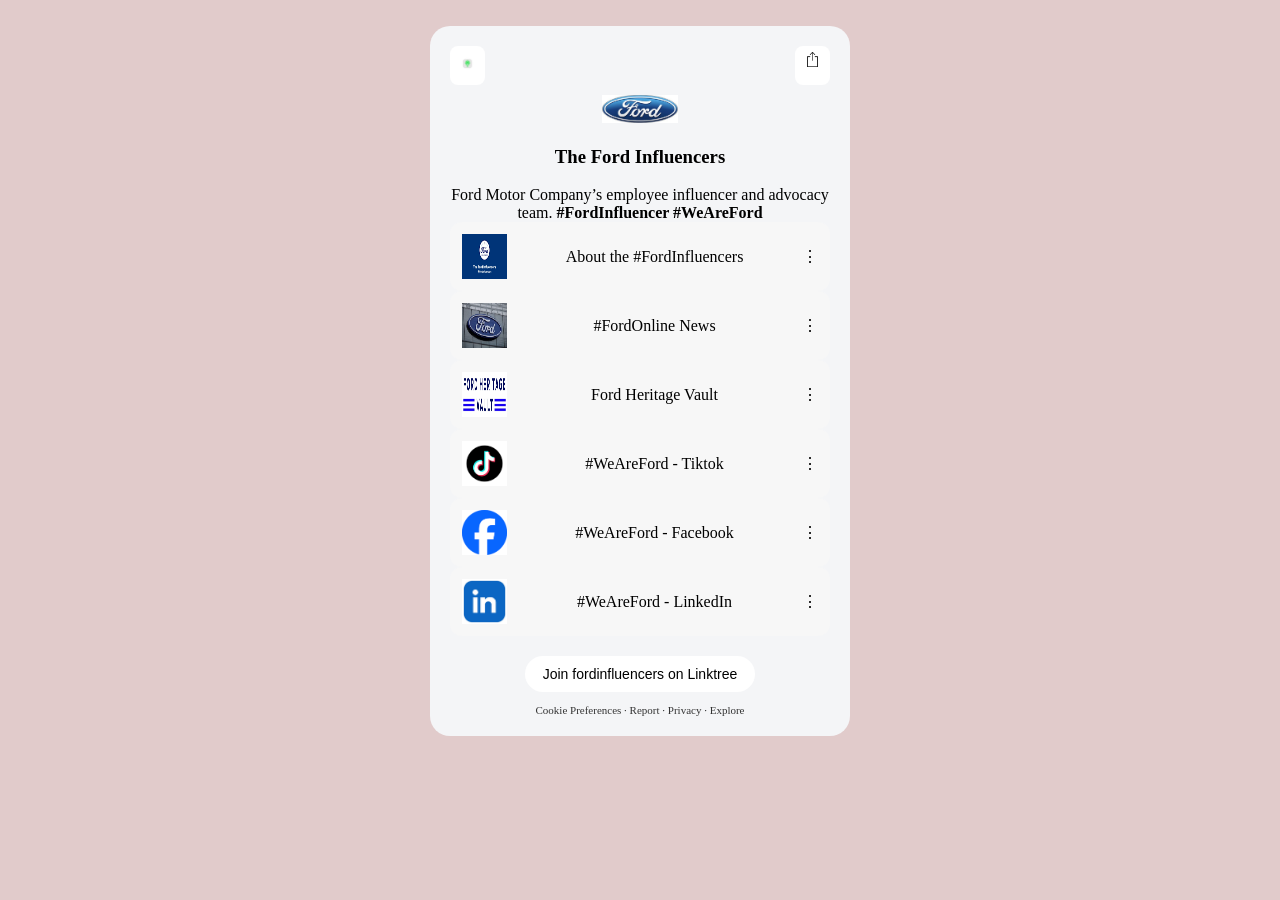
<file: linktree.html>
<!DOCTYPE html>
  <html lang="en">

  <head>
    <meta charset="UTF-8">
    <title>Tugas Linktree</title>
    <meta name="viewport" content="width=device-width, initial-scale=1">
    <link rel="preconnect" href="https://fonts.googleapis.com">
    <link rel="preconnect" href="https://fonts.gstatic.com" crossorigin>
    <link href="https://fonts.googleapis.com/css2?family=Montserrat:ital,wght@0,100..900;1,100..900&display=swap"
      rel="stylesheet">

    <style>
      body {
        background: #caa4a48f;
        display: flex;
        justify-content: center;
        align-items: center;
        margin-top: 2%;
      }

      .card {
        width: 30%;
        background: #F4F5F7;
        border-radius: 20px;
        padding: 20px;
        text-align: center;
      }

      .logo img {
        width: 20%;
        margin: auto;
      }

      .top-bar {
        display: flex;
        justify-content: space-between;
        margin-bottom: 10px;
      }

      .left-icon {
        background: #fff;
        padding: 10px;
        border-radius: 8px;
        font-size: 14px;
        cursor: pointer;
      }

      .right-icon {
        background: #fff;
        padding: 6px 10px;
        border-radius: 8px;
        font-size: 14px;
        cursor: pointer;
      }

      .left-icon:hover {
        background: #ececec;
      }

      .right-icon:hover {
        background: #ececec;
      }

      .url-card {
        display: flex;
        align-items: center;
        justify-content: space-between;
        background: #f7f7f7;
        padding: 12px;
        border-radius: 12px;
      }

      .url-card:hover {
        background: #ececec;
        cursor: pointer;
      }

      .url-card img {
        width: 45px;
        height: 45px;
      }

      .top-bar img {
        width: 15px;
        height: 15px;
      }

      .join-btn {
        background: white;
        padding: 10px 18px;
        border-radius: 20px;
        border: none;
        cursor: pointer;
        font-size: 14px;
      }

      .bottom {
        margin-top: 20px;
      }

      .footer {
        margin-top: 12px;
        font-size: 11px;
        color: #333;
      }
    </style>
  </head>

  <body>

    <div class="card">
      <div class="top-bar">
        <div class="left-icon"> <img
            src="linktree-transparent-icon-free-png.png">
        </div>
        <div class="right-icon"> <img src="sharing icon.png"> </div>
      </div>

      <div class="logo">
        <img
          src="forddd.jpg">
      </div>
      <h3>The Ford Influencers</h3>
      <span>Ford Motor Company’s employee influencer and advocacy team.</span>
      <span><b>#FordInfluencer #WeAreFord</b> </span>

      <div class="links">
        <div class="url-card">
          <img src="ford influencer.jpg">
          <span>About the #FordInfluencers</span>
          <span>⋮</span>
        </div>

          <div class="url-card">
            <img src="Ford online news.webp">
            <span>#FordOnline News</span>
            <span>⋮</span>
          </div>

            <div class="url-card">
              <img src="ford heritage vault icon.jpg">
              <span>Ford Heritage Vault</span>
              <span>⋮</span>
            </div>

              <div class="url-card">
                <img
                  src="tiktokicon.png">
                <span>#WeAreFord - Tiktok</span>
                <span>⋮</span>
              </div>
              
                <div class="url-card">
                  <img
                    src="facebookicon.png">
                  <span>#WeAreFord - Facebook</span>
                  <span>⋮</span>
                </div>

                <div class="links">
                  <div class="url-card">
                    <img
                      src="linkedinicon.jpg">
                  <span>#WeAreFord - LinkedIn </span>
                    <span>⋮</span>
                  </div>

                </div>
              </div>

              <div class="bottom">
                <button class="join-btn"> Join fordinfluencers on Linktree</button>

                <div class="footer">
                  <span>Cookie Preferences</span> ·
                  <span>Report</span> ·
                  <span>Privacy</span> ·
                  <span>Explore</span>
                </div>
              </div>
  </body>
  </html>
</file>
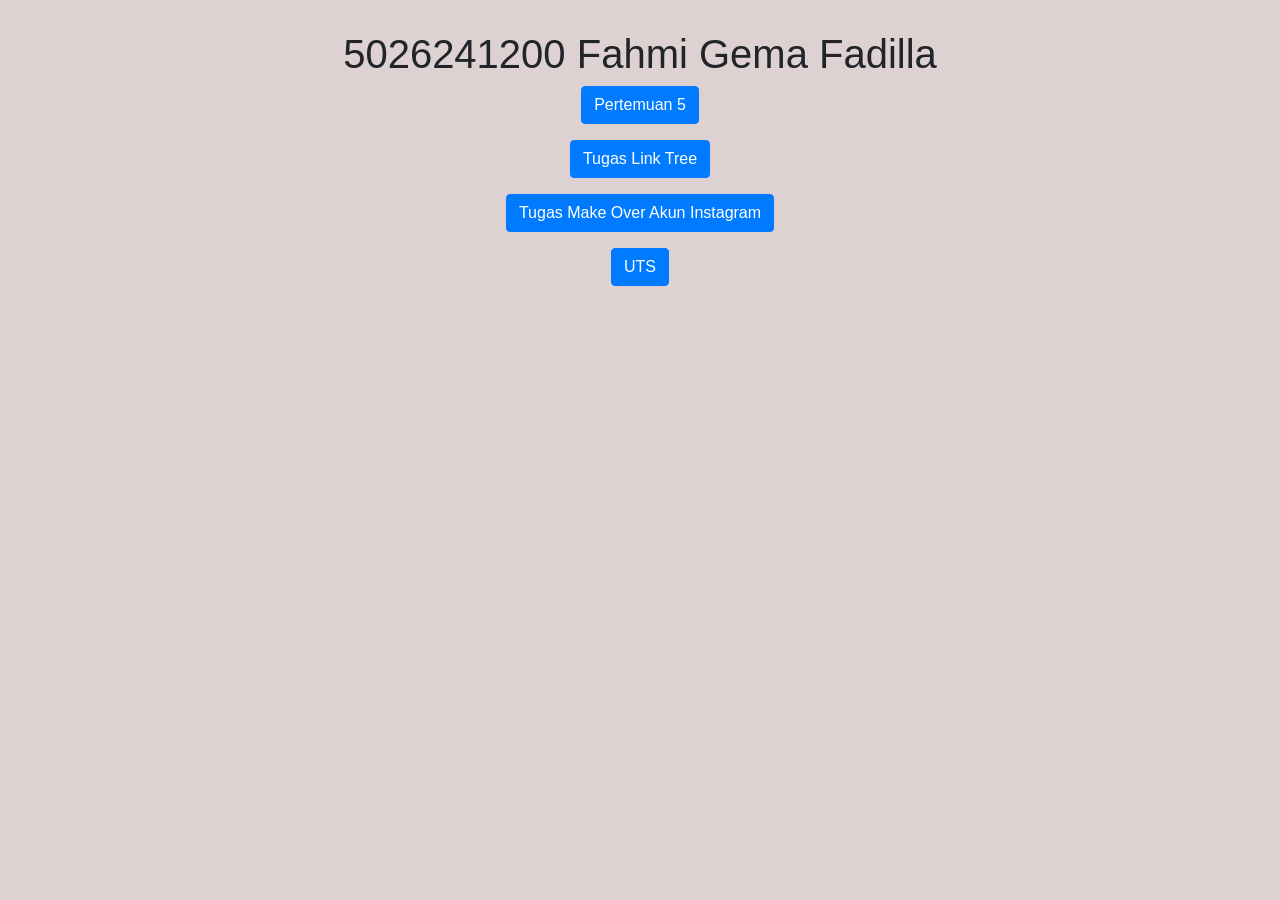
<file: test.html>
<html lang="en">

<head>
    <title>5026241034</title>
    <meta charset="utf-8">
    <meta name="viewport" content="width=device-width, initial-scale=1">
    <link rel="stylesheet" href="https://cdn.jsdelivr.net/npm/bootstrap@4.6.2/dist/css/bootstrap.min.css">
   
    <style>
        body {
            font-family: 'Montserrat', sans-serif;
            background-color: #ded1d1;
            padding: 30px 120px;
        }


    </style>
</head>

<body>

    <div class="container">
        <center>
            <h1>5026241200 Fahmi Gema Fadilla</h1>
            <p>
                <a href="pertemuan5.html" target="_blank" class="btn btn-primary">
                    Pertemuan 5
                </a>
            </p>
            <p>
                <a href="linktree.html" target="_blank" class="btn btn-primary">
                    Tugas Link Tree
                </a>
            </p>
            <p>
                <a href="" target="_blank" class="btn btn-primary">
                    Tugas Make Over Akun Instagram
                </a>
            </p>
            <p>
                <a href="" target="_blank" class="btn btn-primary">
                    UTS
                </a>
            </p>
        </center>
    </div>

</body>

</html>
</file>
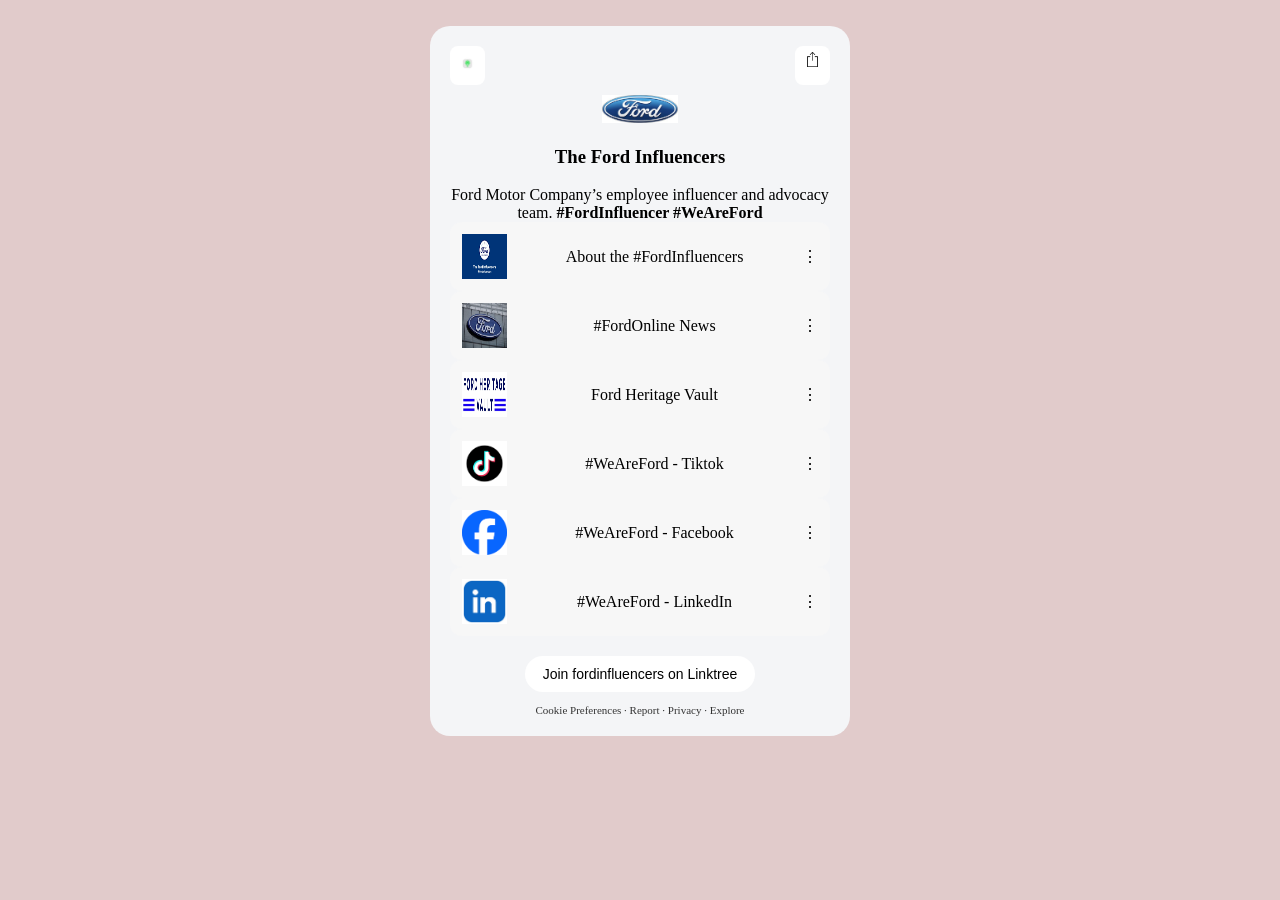
<file: tugas_after_pertemuan5.html>
<!DOCTYPE html>
  <html lang="en">

  <head>
    <meta charset="UTF-8">
    <title>Tugas Linktree</title>
    <meta name="viewport" content="width=device-width, initial-scale=1">
    <link rel="preconnect" href="https://fonts.googleapis.com">
    <link rel="preconnect" href="https://fonts.gstatic.com" crossorigin>
    <link href="https://fonts.googleapis.com/css2?family=Montserrat:ital,wght@0,100..900;1,100..900&display=swap"
      rel="stylesheet">

    <style>
      body {
        background: #caa4a48f;
        display: flex;
        justify-content: center;
        align-items: center;
        margin-top: 2%;
      }

      .card {
        width: 30%;
        background: #F4F5F7;
        border-radius: 20px;
        padding: 20px;
        text-align: center;
      }

      .logo img {
        width: 20%;
        margin: auto;
      }

      .top-bar {
        display: flex;
        justify-content: space-between;
        margin-bottom: 10px;
      }

      .left-icon {
        background: #fff;
        padding: 10px;
        border-radius: 8px;
        font-size: 14px;
        cursor: pointer;
      }

      .right-icon {
        background: #fff;
        padding: 6px 10px;
        border-radius: 8px;
        font-size: 14px;
        cursor: pointer;
      }

      .left-icon:hover {
        background: #ececec;
      }

      .right-icon:hover {
        background: #ececec;
      }

      .url-card {
        display: flex;
        align-items: center;
        justify-content: space-between;
        background: #f7f7f7;
        padding: 12px;
        border-radius: 12px;
      }

      .url-card:hover {
        background: #ececec;
        cursor: pointer;
      }

      .url-card img {
        width: 45px;
        height: 45px;
      }

      .top-bar img {
        width: 15px;
        height: 15px;
      }

      .join-btn {
        background: white;
        padding: 10px 18px;
        border-radius: 20px;
        border: none;
        cursor: pointer;
        font-size: 14px;
      }

      .bottom {
        margin-top: 20px;
      }

      .footer {
        margin-top: 12px;
        font-size: 11px;
        color: #333;
      }
    </style>
  </head>

  <body>

    <div class="card">
      <div class="top-bar">
        <div class="left-icon"> <img
            src="linktree-transparent-icon-free.png">
        </div>
        <div class="right-icon"> <img src="sharing icon.png"> </div>
      </div>

      <div class="logo">
        <img
          src="forddd.jpg">
      </div>
      <h3>The Ford Influencers</h3>
      <span>Ford Motor Company’s employee influencer and advocacy team.</span>
      <span><b>#FordInfluencer #WeAreFord</b> </span>

      <div class="links">
        <div class="url-card">
          <img src="ford influencer.jpg">
          <span>About the #FordInfluencers</span>
          <span>⋮</span>
        </div>

          <div class="url-card">
            <img src="Ford online news.webp">
            <span>#FordOnline News</span>
            <span>⋮</span>
          </div>

            <div class="url-card">
              <img src="ford heritage vault icon.jpg">
              <span>Ford Heritage Vault</span>
              <span>⋮</span>
            </div>

              <div class="url-card">
                <img
                  src="tiktokicon.png">
                <span>#WeAreFord - Tiktok</span>
                <span>⋮</span>
              </div>
              
                <div class="url-card">
                  <img
                    src="facebookicon.png">
                  <span>#WeAreFord - Facebook</span>
                  <span>⋮</span>
                </div>

                <div class="links">
                  <div class="url-card">
                    <img
                      src="linkedinicon.jpg">
                  <span>#WeAreFord - LinkedIn </span>
                    <span>⋮</span>
                  </div>

                </div>
              </div>

              <div class="bottom">
                <button class="join-btn"> Join fordinfluencers on Linktree</button>

                <div class="footer">
                  <span>Cookie Preferences</span> ·
                  <span>Report</span> ·
                  <span>Privacy</span> ·
                  <span>Explore</span>
                </div>
              </div>
  </body>
  </html>
</file>
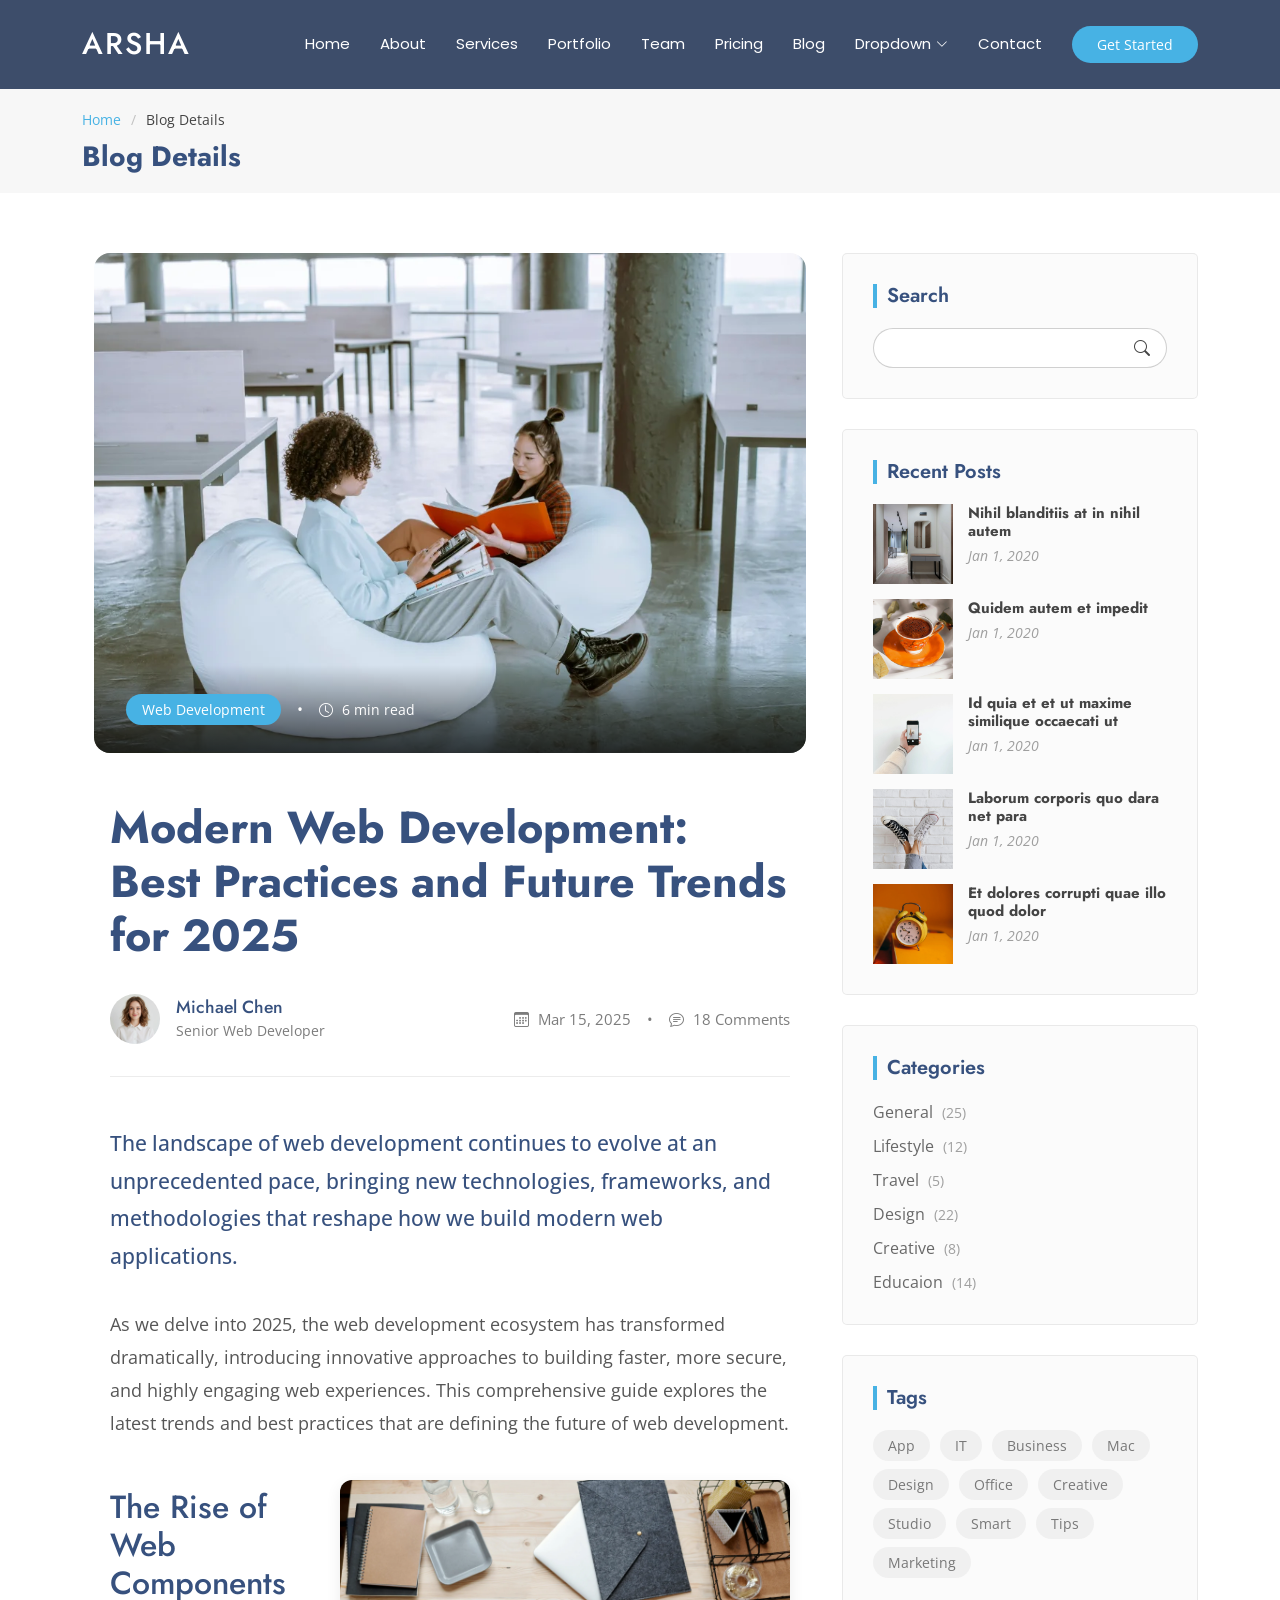
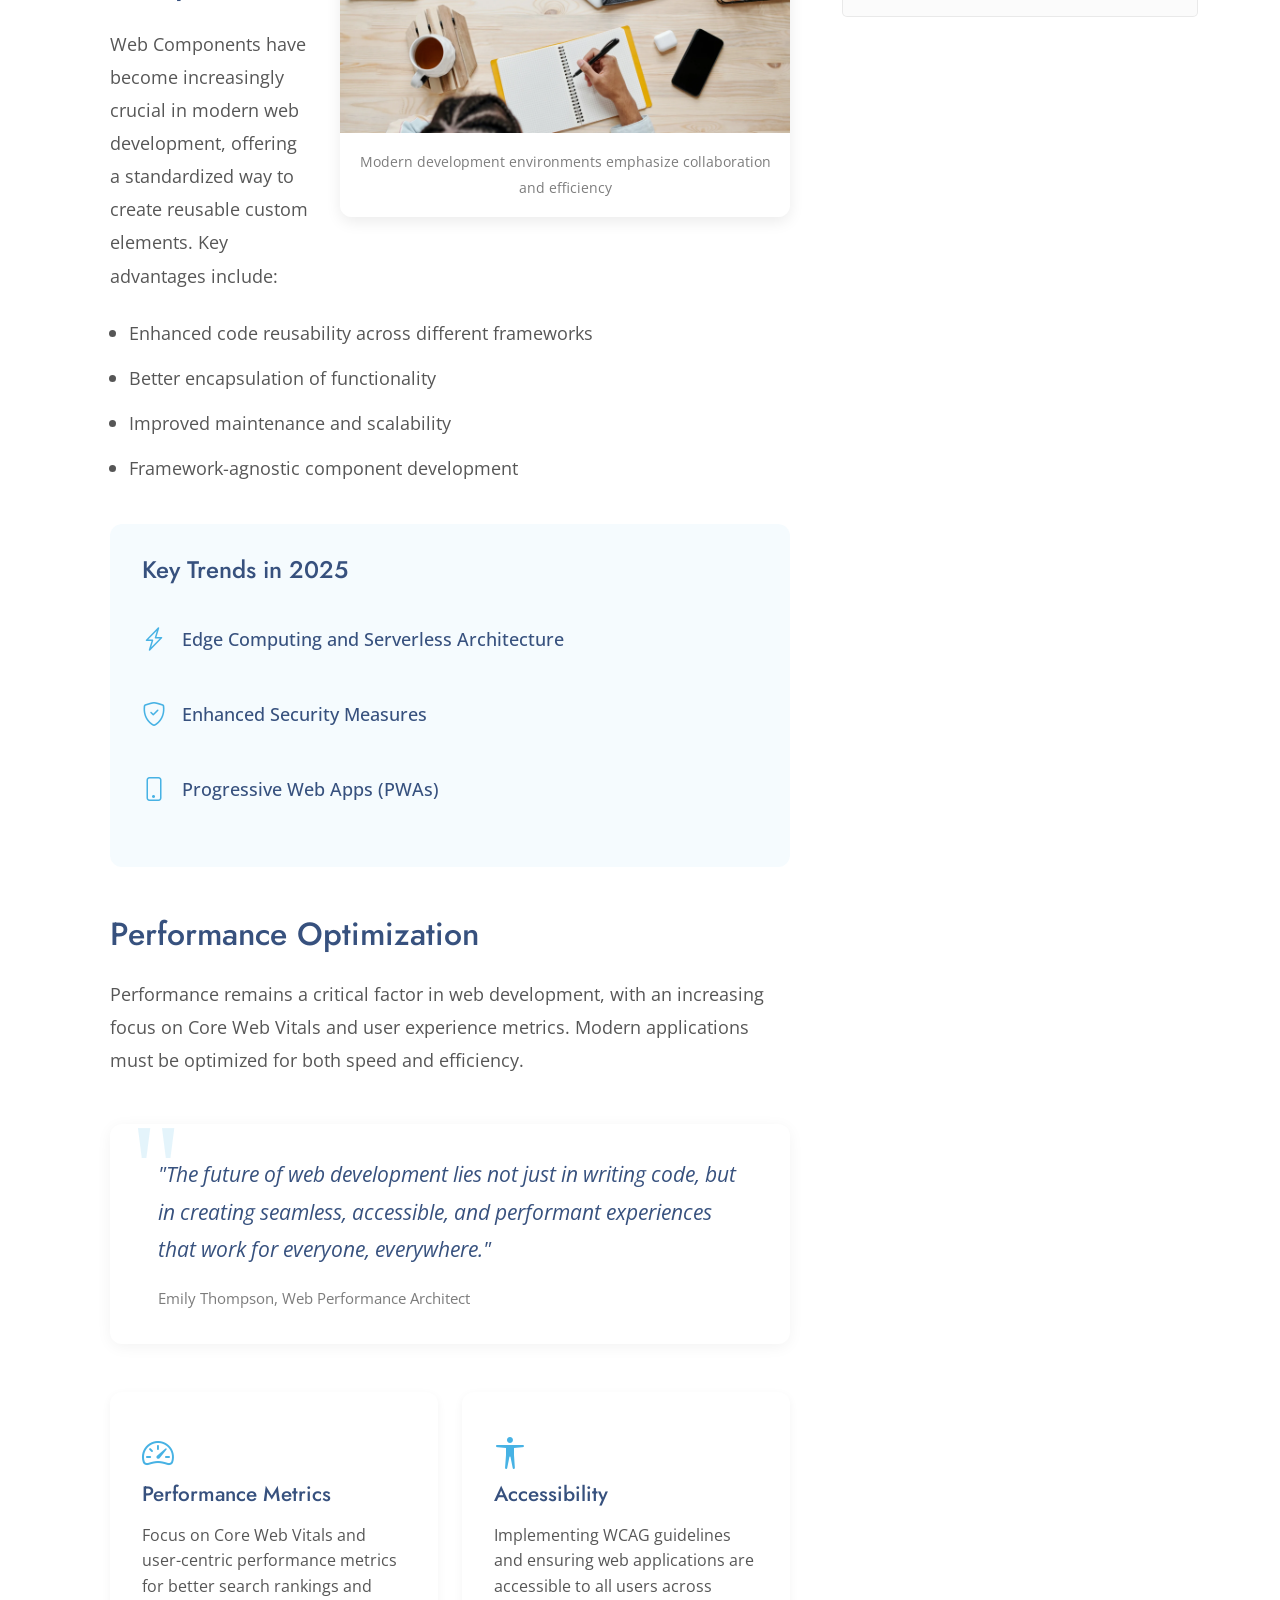
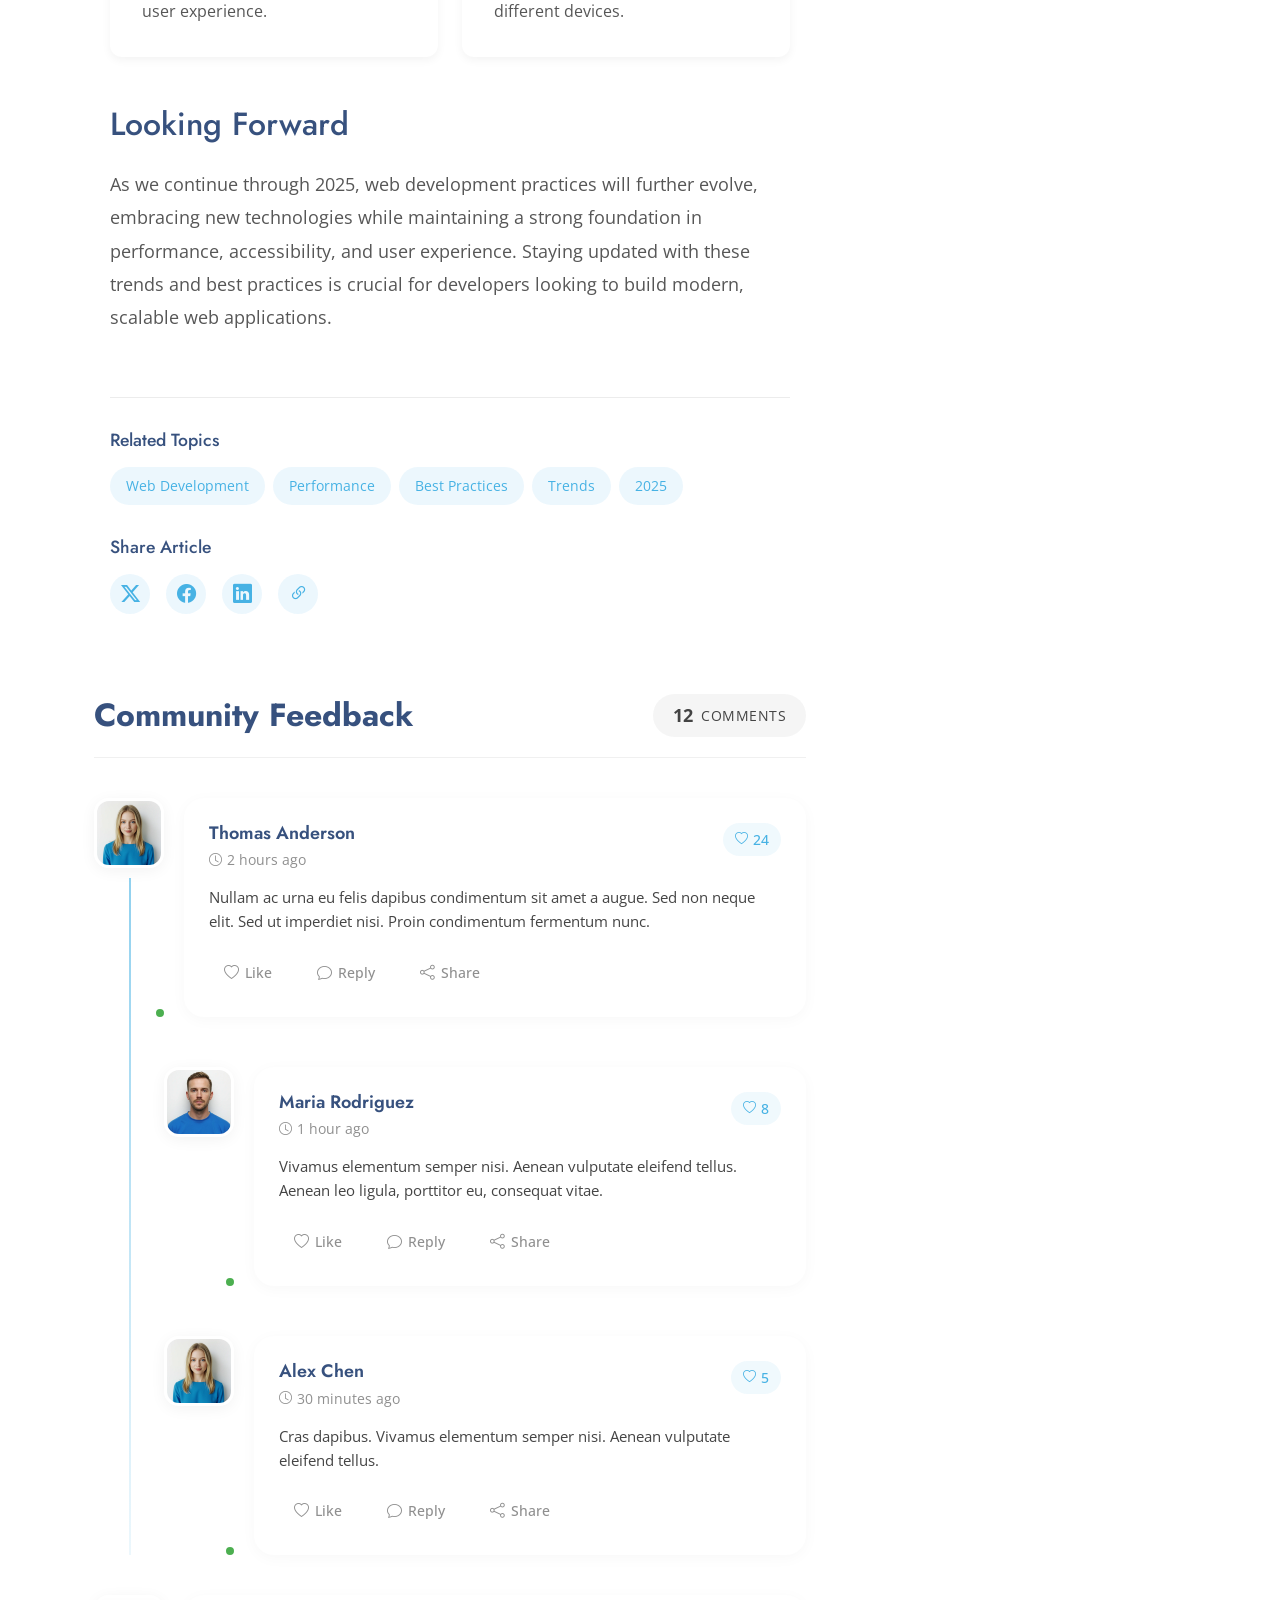
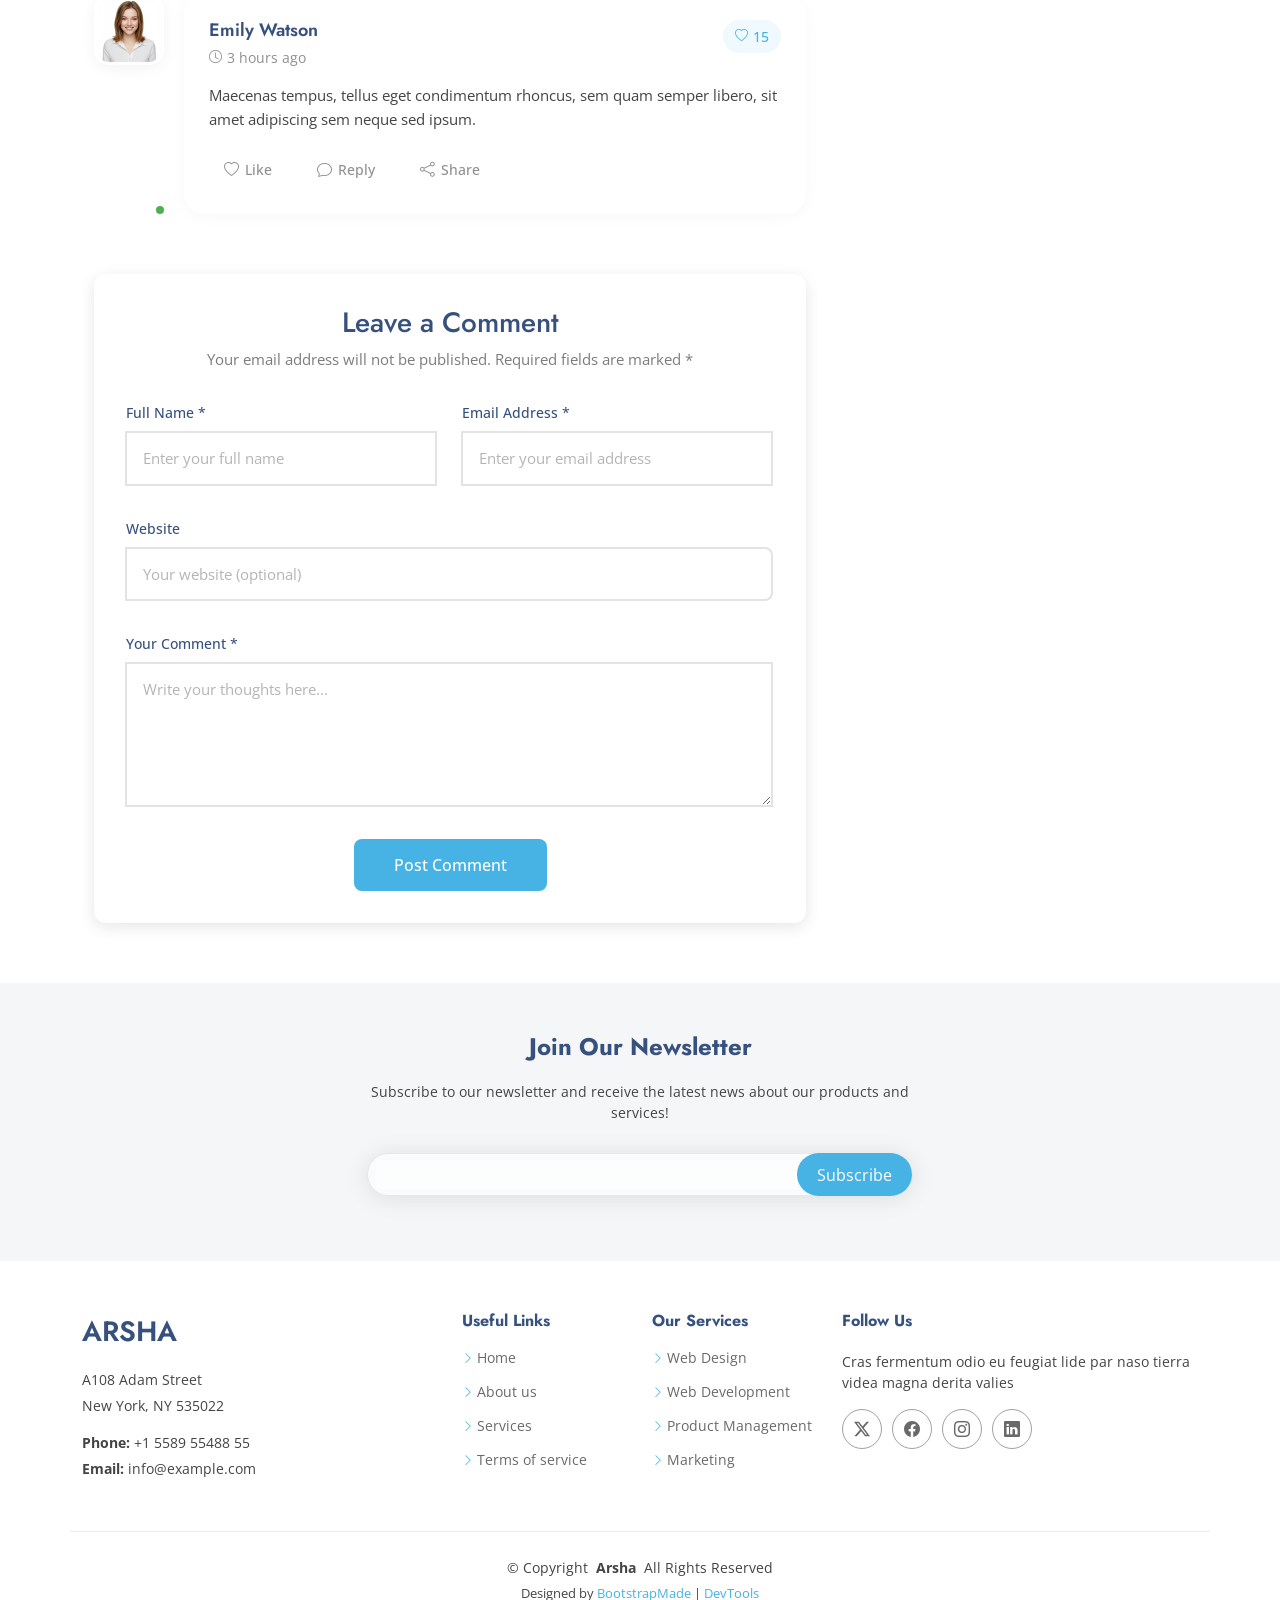
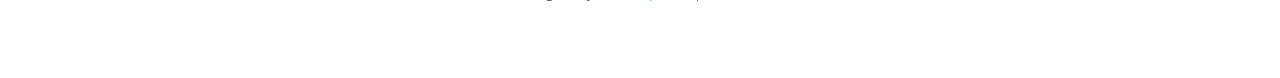
<file: Arsha/blog-details.html>
<!DOCTYPE html>
<html lang="en">

<head>
  <meta charset="utf-8">
  <meta content="width=device-width, initial-scale=1.0" name="viewport">
  <title>Blog Details - Arsha Bootstrap Template</title>
  <meta name="description" content="">
  <meta name="keywords" content="">

  <!-- Favicons -->
  <link href="assets/img/favicon.png" rel="icon">
  <link href="assets/img/apple-touch-icon.png" rel="apple-touch-icon">

  <!-- Fonts -->
  <link href="https://fonts.googleapis.com" rel="preconnect">
  <link href="https://fonts.gstatic.com" rel="preconnect" crossorigin>
  <link href="https://fonts.googleapis.com/css2?family=Open+Sans:ital,wght@0,300;0,400;0,500;0,600;0,700;0,800;1,300;1,400;1,500;1,600;1,700;1,800&family=Poppins:ital,wght@0,100;0,200;0,300;0,400;0,500;0,600;0,700;0,800;0,900;1,100;1,200;1,300;1,400;1,500;1,600;1,700;1,800;1,900&family=Jost:ital,wght@0,100;0,200;0,300;0,400;0,500;0,600;0,700;0,800;0,900;1,100;1,200;1,300;1,400;1,500;1,600;1,700;1,800;1,900&display=swap" rel="stylesheet">

  <!-- Vendor CSS Files -->
  <link href="assets/vendor/bootstrap/css/bootstrap.min.css" rel="stylesheet">
  <link href="assets/vendor/bootstrap-icons/bootstrap-icons.css" rel="stylesheet">
  <link href="assets/vendor/aos/aos.css" rel="stylesheet">
  <link href="assets/vendor/glightbox/css/glightbox.min.css" rel="stylesheet">
  <link href="assets/vendor/swiper/swiper-bundle.min.css" rel="stylesheet">

  <!-- Main CSS File -->
  <link href="assets/css/main.css" rel="stylesheet">

  <!-- =======================================================
  * Template Name: Arsha
  * Template URL: https://bootstrapmade.com/arsha-free-bootstrap-html-template-corporate/
  * Updated: Feb 22 2025 with Bootstrap v5.3.3
  * Author: BootstrapMade.com
  * License: https://bootstrapmade.com/license/
  ======================================================== -->
</head>

<body class="blog-details-page">

  <header id="header" class="header d-flex align-items-center sticky-top">
    <div class="container-fluid container-xl position-relative d-flex align-items-center">

      <a href="index.html" class="logo d-flex align-items-center me-auto">
        <!-- Uncomment the line below if you also wish to use an image logo -->
        <!-- <img src="assets/img/logo.webp" alt=""> -->
        <h1 class="sitename">Arsha</h1>
      </a>

      <nav id="navmenu" class="navmenu">
        <ul>
          <li><a href="#hero">Home</a></li>
          <li><a href="#about">About</a></li>
          <li><a href="#services">Services</a></li>
          <li><a href="#portfolio">Portfolio</a></li>
          <li><a href="#team">Team</a></li>
          <li><a href="#pricing">Pricing</a></li>
          <li><a href="blog.html">Blog</a></li>
          <li class="dropdown"><a href="#"><span>Dropdown</span> <i class="bi bi-chevron-down toggle-dropdown"></i></a>
            <ul>
              <li><a href="#">Dropdown 1</a></li>
              <li class="dropdown"><a href="#"><span>Deep Dropdown</span> <i class="bi bi-chevron-down toggle-dropdown"></i></a>
                <ul>
                  <li><a href="#">Deep Dropdown 1</a></li>
                  <li><a href="#">Deep Dropdown 2</a></li>
                  <li><a href="#">Deep Dropdown 3</a></li>
                  <li><a href="#">Deep Dropdown 4</a></li>
                  <li><a href="#">Deep Dropdown 5</a></li>
                </ul>
              </li>
              <li><a href="#">Dropdown 2</a></li>
              <li><a href="#">Dropdown 3</a></li>
              <li><a href="#">Dropdown 4</a></li>
            </ul>
          </li>
          <li><a href="#contact">Contact</a></li>
        </ul>
        <i class="mobile-nav-toggle d-xl-none bi bi-list"></i>
      </nav>

      <a class="btn-getstarted" href="#about">Get Started</a>

    </div>
  </header>

  <main class="main">

    <!-- Page Title -->
    <div class="page-title" data-aos="fade">
      <div class="container">
        <nav class="breadcrumbs">
          <ol>
            <li><a href="index.html">Home</a></li>
            <li class="current">Blog Details</li>
          </ol>
        </nav>
        <h1>Blog Details</h1>
      </div>
    </div><!-- End Page Title -->

    <div class="container">
      <div class="row">

        <div class="col-lg-8">

          <!-- Blog Details Section -->
          <section id="blog-details" class="blog-details section">
            <div class="container" data-aos="fade-up">

              <article class="article">

                <div class="hero-img" data-aos="zoom-in">
                  <img src="assets/img/blog/blog-post-3.webp" alt="Featured blog image" class="img-fluid" loading="lazy">
                  <div class="meta-overlay">
                    <div class="meta-categories">
                      <a href="#" class="category">Web Development</a>
                      <span class="divider">•</span>
                      <span class="reading-time"><i class="bi bi-clock"></i> 6 min read</span>
                    </div>
                  </div>
                </div>

                <div class="article-content" data-aos="fade-up" data-aos-delay="100">
                  <div class="content-header">
                    <h1 class="title">Modern Web Development: Best Practices and Future Trends for 2025</h1>

                    <div class="author-info">
                      <div class="author-details">
                        <img src="assets/img/person/person-f-8.webp" alt="Author" class="author-img">
                        <div class="info">
                          <h4>Michael Chen</h4>
                          <span class="role">Senior Web Developer</span>
                        </div>
                      </div>
                      <div class="post-meta">
                        <span class="date"><i class="bi bi-calendar3"></i> Mar 15, 2025</span>
                        <span class="divider">•</span>
                        <span class="comments"><i class="bi bi-chat-text"></i> 18 Comments</span>
                      </div>
                    </div>
                  </div>

                  <div class="content">
                    <p class="lead">
                      The landscape of web development continues to evolve at an unprecedented pace, bringing new technologies, frameworks, and methodologies that reshape how we build modern web applications.
                    </p>

                    <p>
                      As we delve into 2025, the web development ecosystem has transformed dramatically, introducing innovative approaches to building faster, more secure, and highly engaging web experiences. This comprehensive guide explores the latest trends and best practices that are defining the future of web development.
                    </p>

                    <div class="content-image right-aligned">
                      <img src="assets/img/blog/blog-hero-2.webp" class="img-fluid" alt="Modern web development tools" loading="lazy">
                      <figcaption>Modern development environments emphasize collaboration and efficiency</figcaption>
                    </div>

                    <h2>The Rise of Web Components</h2>
                    <p>
                      Web Components have become increasingly crucial in modern web development, offering a standardized way to create reusable custom elements. Key advantages include:
                    </p>
                    <ul>
                      <li>Enhanced code reusability across different frameworks</li>
                      <li>Better encapsulation of functionality</li>
                      <li>Improved maintenance and scalability</li>
                      <li>Framework-agnostic component development</li>
                    </ul>

                    <div class="highlight-box">
                      <h3>Key Trends in 2025</h3>
                      <ul class="trend-list">
                        <li>
                          <i class="bi bi-lightning-charge"></i>
                          <span>Edge Computing and Serverless Architecture</span>
                        </li>
                        <li>
                          <i class="bi bi-shield-check"></i>
                          <span>Enhanced Security Measures</span>
                        </li>
                        <li>
                          <i class="bi bi-phone"></i>
                          <span>Progressive Web Apps (PWAs)</span>
                        </li>
                      </ul>
                    </div>

                    <h2>Performance Optimization</h2>
                    <p>
                      Performance remains a critical factor in web development, with an increasing focus on Core Web Vitals and user experience metrics. Modern applications must be optimized for both speed and efficiency.
                    </p>

                    <blockquote>
                      <p>
                        "The future of web development lies not just in writing code, but in creating seamless, accessible, and performant experiences that work for everyone, everywhere."
                      </p>
                      <cite>Emily Thompson, Web Performance Architect</cite>
                    </blockquote>

                    <div class="content-grid">
                      <div class="row g-4">
                        <div class="col-md-6">
                          <div class="info-card">
                            <i class="bi bi-speedometer2"></i>
                            <h4>Performance Metrics</h4>
                            <p>Focus on Core Web Vitals and user-centric performance metrics for better search rankings and user experience.</p>
                          </div>
                        </div>
                        <div class="col-md-6">
                          <div class="info-card">
                            <i class="bi bi-universal-access"></i>
                            <h4>Accessibility</h4>
                            <p>Implementing WCAG guidelines and ensuring web applications are accessible to all users across different devices.</p>
                          </div>
                        </div>
                      </div>
                    </div>

                    <h2>Looking Forward</h2>
                    <p>
                      As we continue through 2025, web development practices will further evolve, embracing new technologies while maintaining a strong foundation in performance, accessibility, and user experience. Staying updated with these trends and best practices is crucial for developers looking to build modern, scalable web applications.
                    </p>
                  </div>

                  <div class="meta-bottom">
                    <div class="tags-section">
                      <h4>Related Topics</h4>
                      <div class="tags">
                        <a href="#" class="tag">Web Development</a>
                        <a href="#" class="tag">Performance</a>
                        <a href="#" class="tag">Best Practices</a>
                        <a href="#" class="tag">Trends</a>
                        <a href="#" class="tag">2025</a>
                      </div>
                    </div>

                    <div class="share-section">
                      <h4>Share Article</h4>
                      <div class="social-links">
                        <a href="#" class="twitter"><i class="bi bi-twitter-x"></i></a>
                        <a href="#" class="facebook"><i class="bi bi-facebook"></i></a>
                        <a href="#" class="linkedin"><i class="bi bi-linkedin"></i></a>
                        <a href="#" class="copy-link" title="Copy Link"><i class="bi bi-link-45deg"></i></a>
                      </div>
                    </div>
                  </div>
                </div>

              </article>

            </div>
          </section><!-- /Blog Details Section -->

          <!-- Blog Comments Section -->
          <section id="blog-comments" class="blog-comments section">

            <div class="container" data-aos="fade-up" data-aos-delay="100">

              <div class="blog-comments-4">
                <div class="comments-header">
                  <h3 class="title">Community Feedback</h3>
                  <div class="comments-stats">
                    <span class="count">12</span>
                    <span class="label">Comments</span>
                  </div>
                </div>

                <div class="comments-container">
                  <!-- Comment #1 -->
                  <div class="comment-thread">
                    <div class="comment-box">
                      <div class="comment-wrapper">
                        <div class="avatar-wrapper">
                          <img src="assets/img/person/person-f-9.webp" alt="Avatar" loading="lazy">
                          <span class="status-indicator"></span>
                        </div>

                        <div class="comment-content">
                          <div class="comment-header">
                            <div class="user-info">
                              <h4>Thomas Anderson</h4>
                              <span class="time-badge">
                                <i class="bi bi-clock"></i>
                                2 hours ago
                              </span>
                            </div>
                            <div class="engagement">
                              <span class="likes">
                                <i class="bi bi-heart"></i>
                                24
                              </span>
                            </div>
                          </div>

                          <div class="comment-body">
                            <p>Nullam ac urna eu felis dapibus condimentum sit amet a augue. Sed non neque elit. Sed ut imperdiet nisi. Proin condimentum fermentum nunc.</p>
                          </div>

                          <div class="comment-actions">
                            <button class="action-btn like-btn" aria-label="Like comment">
                              <i class="bi bi-heart"></i>
                              <span>Like</span>
                            </button>
                            <button class="action-btn reply-btn" aria-label="Reply to comment">
                              <i class="bi bi-chat"></i>
                              <span>Reply</span>
                            </button>
                            <button class="action-btn share-btn" aria-label="Share comment">
                              <i class="bi bi-share"></i>
                              <span>Share</span>
                            </button>
                          </div>
                        </div>
                      </div>
                    </div>

                    <!-- Replies Container -->
                    <div class="replies-container">
                      <!-- Reply #1 -->
                      <div class="comment-box reply">
                        <div class="comment-wrapper">
                          <div class="avatar-wrapper">
                            <img src="assets/img/person/person-m-9.webp" alt="Avatar" loading="lazy">
                            <span class="status-indicator"></span>
                          </div>

                          <div class="comment-content">
                            <div class="comment-header">
                              <div class="user-info">
                                <h4>Maria Rodriguez</h4>
                                <span class="time-badge">
                                  <i class="bi bi-clock"></i>
                                  1 hour ago
                                </span>
                              </div>
                              <div class="engagement">
                                <span class="likes">
                                  <i class="bi bi-heart"></i>
                                  8
                                </span>
                              </div>
                            </div>

                            <div class="comment-body">
                              <p>Vivamus elementum semper nisi. Aenean vulputate eleifend tellus. Aenean leo ligula, porttitor eu, consequat vitae.</p>
                            </div>

                            <div class="comment-actions">
                              <button class="action-btn like-btn" aria-label="Like comment">
                                <i class="bi bi-heart"></i>
                                <span>Like</span>
                              </button>
                              <button class="action-btn reply-btn" aria-label="Reply to comment">
                                <i class="bi bi-chat"></i>
                                <span>Reply</span>
                              </button>
                              <button class="action-btn share-btn" aria-label="Share comment">
                                <i class="bi bi-share"></i>
                                <span>Share</span>
                              </button>
                            </div>
                          </div>
                        </div>
                      </div>

                      <!-- Reply #2 -->
                      <div class="comment-box reply">
                        <div class="comment-wrapper">
                          <div class="avatar-wrapper">
                            <img src="assets/img/person/person-f-9.webp" alt="Avatar" loading="lazy">
                            <span class="status-indicator"></span>
                          </div>

                          <div class="comment-content">
                            <div class="comment-header">
                              <div class="user-info">
                                <h4>Alex Chen</h4>
                                <span class="time-badge">
                                  <i class="bi bi-clock"></i>
                                  30 minutes ago
                                </span>
                              </div>
                              <div class="engagement">
                                <span class="likes">
                                  <i class="bi bi-heart"></i>
                                  5
                                </span>
                              </div>
                            </div>

                            <div class="comment-body">
                              <p>Cras dapibus. Vivamus elementum semper nisi. Aenean vulputate eleifend tellus.</p>
                            </div>

                            <div class="comment-actions">
                              <button class="action-btn like-btn" aria-label="Like comment">
                                <i class="bi bi-heart"></i>
                                <span>Like</span>
                              </button>
                              <button class="action-btn reply-btn" aria-label="Reply to comment">
                                <i class="bi bi-chat"></i>
                                <span>Reply</span>
                              </button>
                              <button class="action-btn share-btn" aria-label="Share comment">
                                <i class="bi bi-share"></i>
                                <span>Share</span>
                              </button>
                            </div>
                          </div>
                        </div>
                      </div>
                    </div>
                  </div>

                  <!-- Comment #2 -->
                  <div class="comment-thread">
                    <div class="comment-box">
                      <div class="comment-wrapper">
                        <div class="avatar-wrapper">
                          <img src="assets/img/person/person-f-7.webp" alt="Avatar" loading="lazy">
                          <span class="status-indicator"></span>
                        </div>

                        <div class="comment-content">
                          <div class="comment-header">
                            <div class="user-info">
                              <h4>Emily Watson</h4>
                              <span class="time-badge">
                                <i class="bi bi-clock"></i>
                                3 hours ago
                              </span>
                            </div>
                            <div class="engagement">
                              <span class="likes">
                                <i class="bi bi-heart"></i>
                                15
                              </span>
                            </div>
                          </div>

                          <div class="comment-body">
                            <p>Maecenas tempus, tellus eget condimentum rhoncus, sem quam semper libero, sit amet adipiscing sem neque sed ipsum.</p>
                          </div>

                          <div class="comment-actions">
                            <button class="action-btn like-btn" aria-label="Like comment">
                              <i class="bi bi-heart"></i>
                              <span>Like</span>
                            </button>
                            <button class="action-btn reply-btn" aria-label="Reply to comment">
                              <i class="bi bi-chat"></i>
                              <span>Reply</span>
                            </button>
                            <button class="action-btn share-btn" aria-label="Share comment">
                              <i class="bi bi-share"></i>
                              <span>Share</span>
                            </button>
                          </div>
                        </div>
                      </div>
                    </div>
                  </div>
                </div>
              </div>

            </div>

          </section><!-- /Blog Comments Section -->

          <!-- Blog Comment Form Section -->
          <section id="blog-comment-form" class="blog-comment-form section">

            <div class="container" data-aos="fade-up" data-aos-delay="100">

              <form method="post" role="form">

                <div class="form-header">
                  <h3>Leave a Comment</h3>
                  <p>Your email address will not be published. Required fields are marked *</p>
                </div>

                <div class="row gy-3">
                  <div class="col-md-6">
                    <div class="input-group">
                      <label for="name">Full Name *</label>
                      <input type="text" name="name" id="name" placeholder="Enter your full name" required="">
                      <span class="error-text">Please enter your name</span>
                    </div>
                  </div>

                  <div class="col-md-6">
                    <div class="input-group">
                      <label for="email">Email Address *</label>
                      <input type="email" name="email" id="email" placeholder="Enter your email address" required="">
                      <span class="error-text">Please enter a valid email address</span>
                    </div>
                  </div>

                  <div class="col-12">
                    <div class="input-group">
                      <label for="website">Website</label>
                      <input type="url" name="website" id="website" placeholder="Your website (optional)">
                    </div>
                  </div>

                  <div class="col-12">
                    <div class="input-group">
                      <label for="comment">Your Comment *</label>
                      <textarea name="comment" id="comment" rows="5" placeholder="Write your thoughts here..." required=""></textarea>
                      <span class="error-text">Please enter your comment</span>
                    </div>
                  </div>

                  <div class="col-12 text-center">
                    <button type="submit">Post Comment</button>
                  </div>
                </div>

              </form>

            </div>

          </section><!-- /Blog Comment Form Section -->

        </div>

        <div class="col-lg-4 sidebar">

          <div class="widgets-container" data-aos="fade-up" data-aos-delay="200">

            <!-- Search Widget -->
            <div class="search-widget widget-item">

              <h3 class="widget-title">Search</h3>
              <form action="">
                <input type="text">
                <button type="submit" title="Search"><i class="bi bi-search"></i></button>
              </form>

            </div><!--/Search Widget -->

            <!-- Recent Posts Widget -->
            <div class="recent-posts-widget widget-item">

              <h3 class="widget-title">Recent Posts</h3>

              <div class="post-item">
                <img src="assets/img/blog/blog-post-square-1.webp" alt="" class="flex-shrink-0">
                <div>
                  <h4><a href="blog-details.html">Nihil blanditiis at in nihil autem</a></h4>
                  <time datetime="2020-01-01">Jan 1, 2020</time>
                </div>
              </div><!-- End recent post item-->

              <div class="post-item">
                <img src="assets/img/blog/blog-post-square-2.webp" alt="" class="flex-shrink-0">
                <div>
                  <h4><a href="blog-details.html">Quidem autem et impedit</a></h4>
                  <time datetime="2020-01-01">Jan 1, 2020</time>
                </div>
              </div><!-- End recent post item-->

              <div class="post-item">
                <img src="assets/img/blog/blog-post-square-3.webp" alt="" class="flex-shrink-0">
                <div>
                  <h4><a href="blog-details.html">Id quia et et ut maxime similique occaecati ut</a></h4>
                  <time datetime="2020-01-01">Jan 1, 2020</time>
                </div>
              </div><!-- End recent post item-->

              <div class="post-item">
                <img src="assets/img/blog/blog-post-square-4.webp" alt="" class="flex-shrink-0">
                <div>
                  <h4><a href="blog-details.html">Laborum corporis quo dara net para</a></h4>
                  <time datetime="2020-01-01">Jan 1, 2020</time>
                </div>
              </div><!-- End recent post item-->

              <div class="post-item">
                <img src="assets/img/blog/blog-post-square-5.webp" alt="" class="flex-shrink-0">
                <div>
                  <h4><a href="blog-details.html">Et dolores corrupti quae illo quod dolor</a></h4>
                  <time datetime="2020-01-01">Jan 1, 2020</time>
                </div>
              </div><!-- End recent post item-->

            </div><!--/Recent Posts Widget -->

            <!-- Categories Widget -->
            <div class="categories-widget widget-item">

              <h3 class="widget-title">Categories</h3>
              <ul class="mt-3">
                <li><a href="#">General <span>(25)</span></a></li>
                <li><a href="#">Lifestyle <span>(12)</span></a></li>
                <li><a href="#">Travel <span>(5)</span></a></li>
                <li><a href="#">Design <span>(22)</span></a></li>
                <li><a href="#">Creative <span>(8)</span></a></li>
                <li><a href="#">Educaion <span>(14)</span></a></li>
              </ul>

            </div><!--/Categories Widget -->

            <!-- Tags Widget -->
            <div class="tags-widget widget-item">

              <h3 class="widget-title">Tags</h3>
              <ul>
                <li><a href="#">App</a></li>
                <li><a href="#">IT</a></li>
                <li><a href="#">Business</a></li>
                <li><a href="#">Mac</a></li>
                <li><a href="#">Design</a></li>
                <li><a href="#">Office</a></li>
                <li><a href="#">Creative</a></li>
                <li><a href="#">Studio</a></li>
                <li><a href="#">Smart</a></li>
                <li><a href="#">Tips</a></li>
                <li><a href="#">Marketing</a></li>
              </ul>

            </div><!--/Tags Widget -->

          </div>

        </div>

      </div>
    </div>

  </main>

  <footer id="footer" class="footer">

    <div class="footer-newsletter">
      <div class="container">
        <div class="row justify-content-center text-center">
          <div class="col-lg-6">
            <h4>Join Our Newsletter</h4>
            <p>Subscribe to our newsletter and receive the latest news about our products and services!</p>
            <form action="forms/newsletter.php" method="post" class="php-email-form">
              <div class="newsletter-form"><input type="email" name="email"><input type="submit" value="Subscribe"></div>
              <div class="loading">Loading</div>
              <div class="error-message"></div>
              <div class="sent-message">Your subscription request has been sent. Thank you!</div>
            </form>
          </div>
        </div>
      </div>
    </div>

    <div class="container footer-top">
      <div class="row gy-4">
        <div class="col-lg-4 col-md-6 footer-about">
          <a href="index.html" class="d-flex align-items-center">
            <span class="sitename">Arsha</span>
          </a>
          <div class="footer-contact pt-3">
            <p>A108 Adam Street</p>
            <p>New York, NY 535022</p>
            <p class="mt-3"><strong>Phone:</strong> <span>+1 5589 55488 55</span></p>
            <p><strong>Email:</strong> <span>info@example.com</span></p>
          </div>
        </div>

        <div class="col-lg-2 col-md-3 footer-links">
          <h4>Useful Links</h4>
          <ul>
            <li><i class="bi bi-chevron-right"></i> <a href="#">Home</a></li>
            <li><i class="bi bi-chevron-right"></i> <a href="#">About us</a></li>
            <li><i class="bi bi-chevron-right"></i> <a href="#">Services</a></li>
            <li><i class="bi bi-chevron-right"></i> <a href="#">Terms of service</a></li>
          </ul>
        </div>

        <div class="col-lg-2 col-md-3 footer-links">
          <h4>Our Services</h4>
          <ul>
            <li><i class="bi bi-chevron-right"></i> <a href="#">Web Design</a></li>
            <li><i class="bi bi-chevron-right"></i> <a href="#">Web Development</a></li>
            <li><i class="bi bi-chevron-right"></i> <a href="#">Product Management</a></li>
            <li><i class="bi bi-chevron-right"></i> <a href="#">Marketing</a></li>
          </ul>
        </div>

        <div class="col-lg-4 col-md-12">
          <h4>Follow Us</h4>
          <p>Cras fermentum odio eu feugiat lide par naso tierra videa magna derita valies</p>
          <div class="social-links d-flex">
            <a href=""><i class="bi bi-twitter-x"></i></a>
            <a href=""><i class="bi bi-facebook"></i></a>
            <a href=""><i class="bi bi-instagram"></i></a>
            <a href=""><i class="bi bi-linkedin"></i></a>
          </div>
        </div>

      </div>
    </div>

    <div class="container copyright text-center mt-4">
      <p>© <span>Copyright</span> <strong class="px-1 sitename">Arsha</strong> <span>All Rights Reserved</span></p>
      <div class="credits">
        <!-- All the links in the footer should remain intact. -->
        <!-- You can delete the links only if you've purchased the pro version. -->
        <!-- Licensing information: https://bootstrapmade.com/license/ -->
        <!-- Purchase the pro version with working PHP/AJAX contact form: [buy-url] -->
        Designed by <a href="https://bootstrapmade.com/">BootstrapMade</a> | <a href="https://bootstrapmade.com/tools/">DevTools</a>
      </div>
    </div>

  </footer>

  <!-- Scroll Top -->
  <a href="#" id="scroll-top" class="scroll-top d-flex align-items-center justify-content-center"><i class="bi bi-arrow-up-short"></i></a>

  <!-- Preloader -->
  <div id="preloader"></div>

  <!-- Vendor JS Files -->
  <script src="assets/vendor/bootstrap/js/bootstrap.bundle.min.js"></script>
  <script src="assets/vendor/php-email-form/validate.js"></script>
  <script src="assets/vendor/aos/aos.js"></script>
  <script src="assets/vendor/glightbox/js/glightbox.min.js"></script>
  <script src="assets/vendor/swiper/swiper-bundle.min.js"></script>
  <script src="assets/vendor/waypoints/noframework.waypoints.js"></script>
  <script src="assets/vendor/imagesloaded/imagesloaded.pkgd.min.js"></script>
  <script src="assets/vendor/isotope-layout/isotope.pkgd.min.js"></script>

  <!-- Main JS File -->
  <script src="assets/js/main.js"></script>

</body>

</html>
</file>
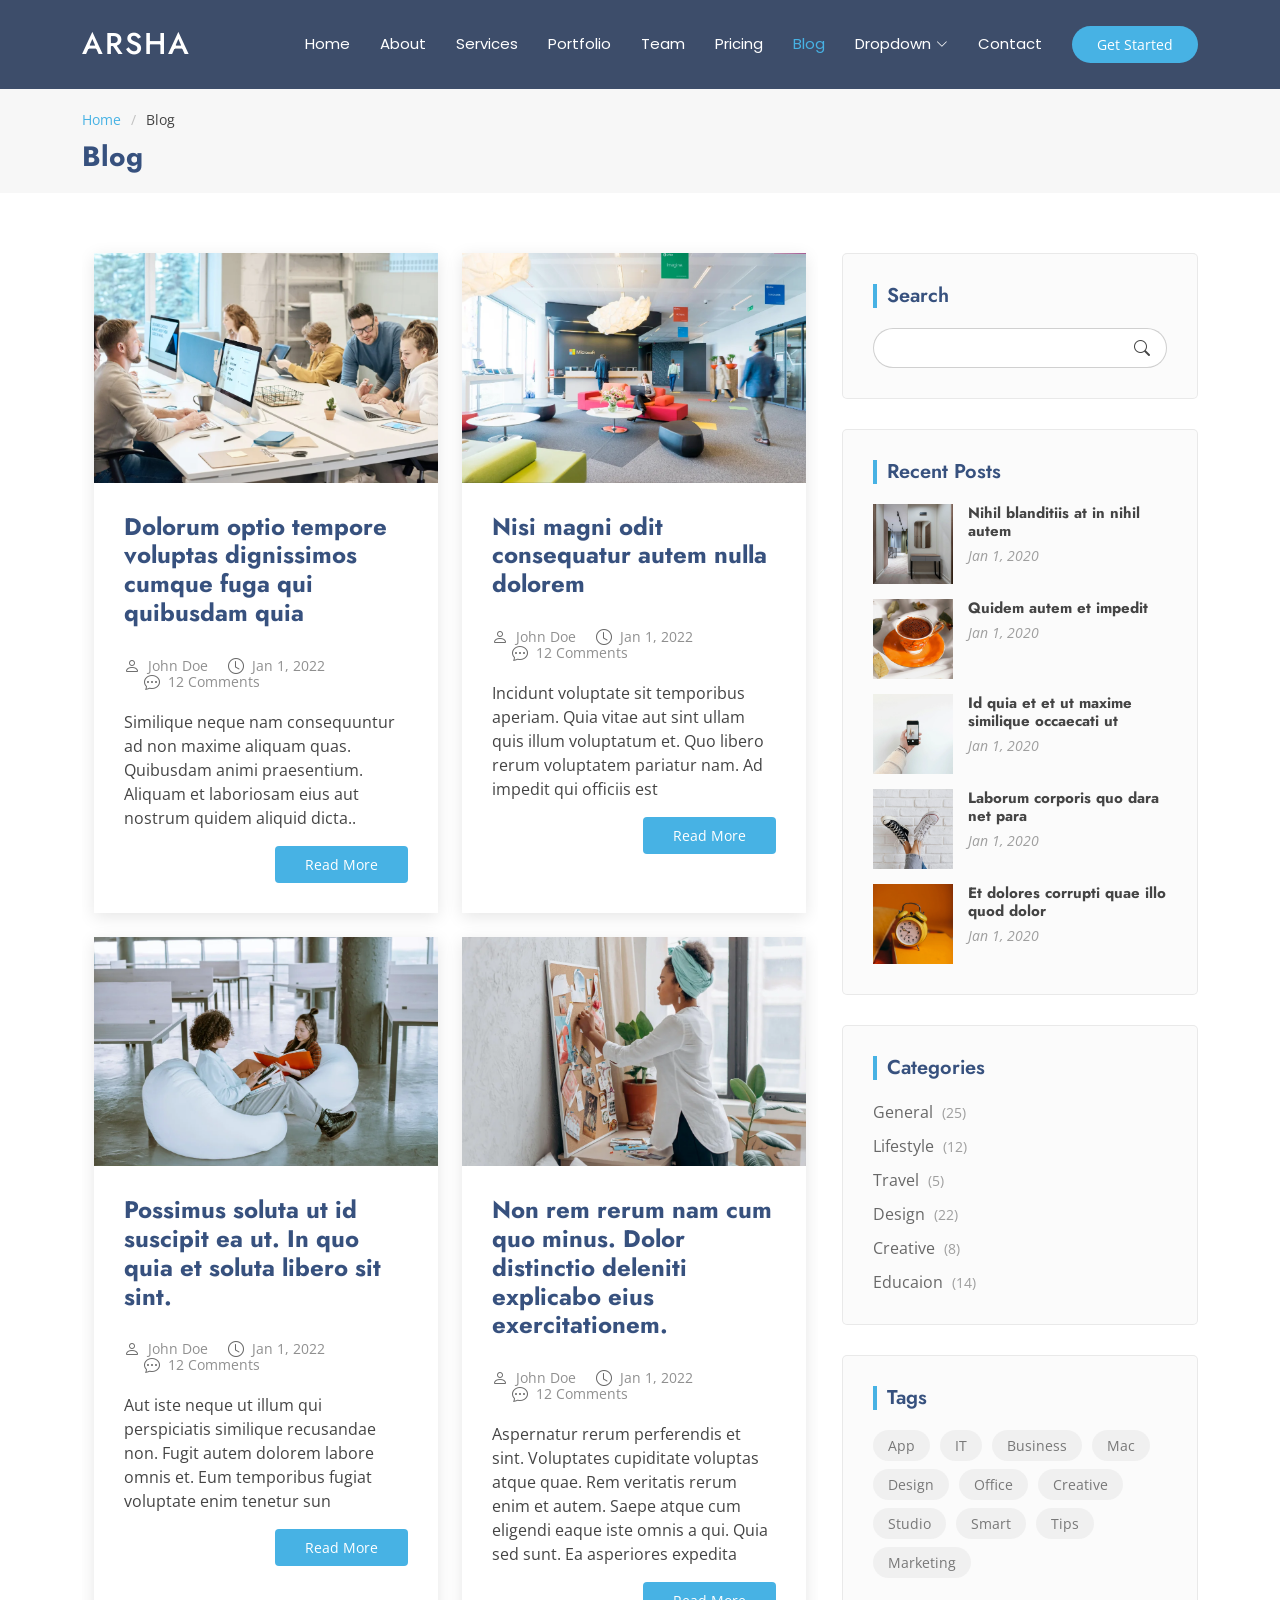
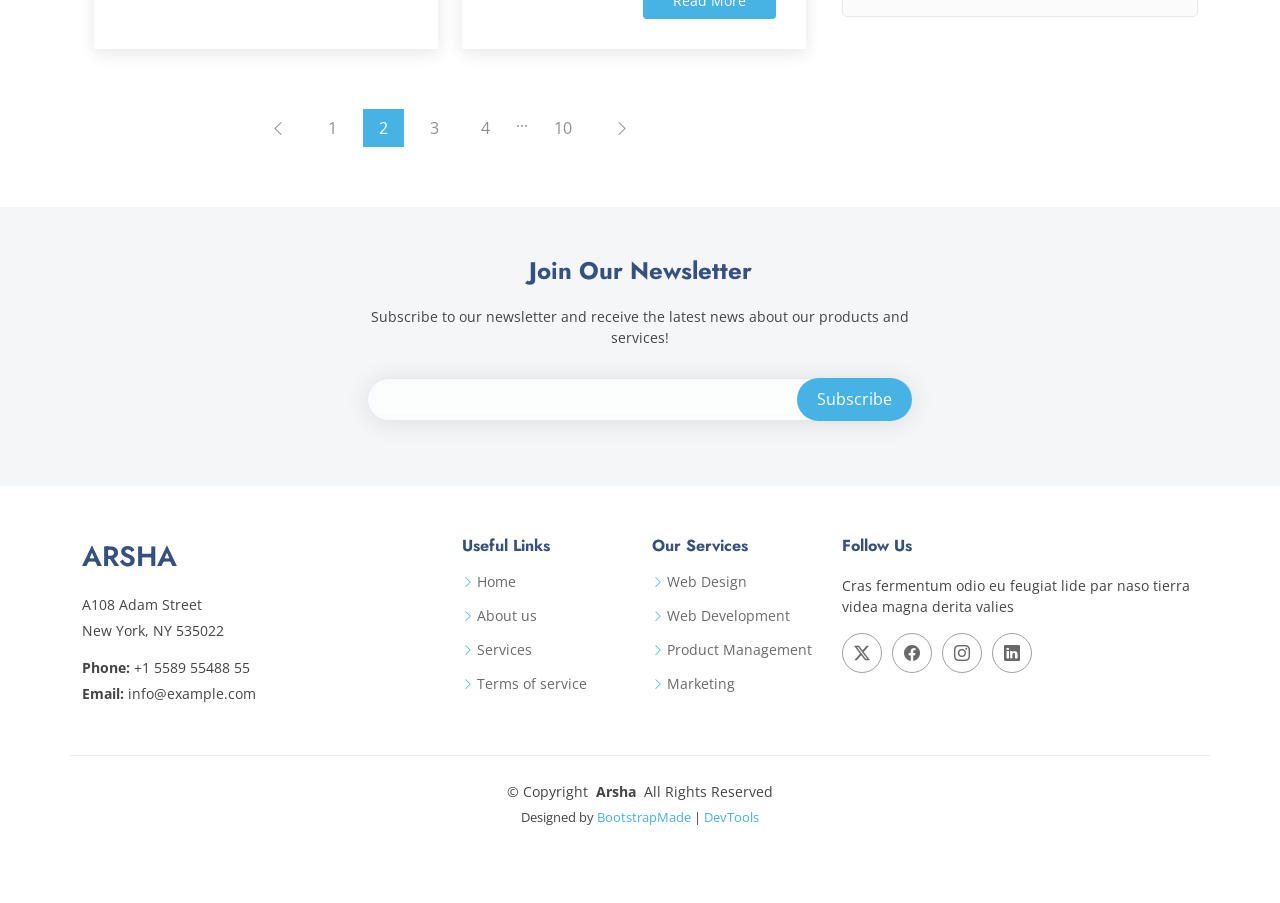
<file: Arsha/blog.html>
<!DOCTYPE html>
<html lang="en">

<head>
  <meta charset="utf-8">
  <meta content="width=device-width, initial-scale=1.0" name="viewport">
  <title>Blog - Arsha Bootstrap Template</title>
  <meta name="description" content="">
  <meta name="keywords" content="">

  <!-- Favicons -->
  <link href="assets/img/favicon.png" rel="icon">
  <link href="assets/img/apple-touch-icon.png" rel="apple-touch-icon">

  <!-- Fonts -->
  <link href="https://fonts.googleapis.com" rel="preconnect">
  <link href="https://fonts.gstatic.com" rel="preconnect" crossorigin>
  <link href="https://fonts.googleapis.com/css2?family=Open+Sans:ital,wght@0,300;0,400;0,500;0,600;0,700;0,800;1,300;1,400;1,500;1,600;1,700;1,800&family=Poppins:ital,wght@0,100;0,200;0,300;0,400;0,500;0,600;0,700;0,800;0,900;1,100;1,200;1,300;1,400;1,500;1,600;1,700;1,800;1,900&family=Jost:ital,wght@0,100;0,200;0,300;0,400;0,500;0,600;0,700;0,800;0,900;1,100;1,200;1,300;1,400;1,500;1,600;1,700;1,800;1,900&display=swap" rel="stylesheet">

  <!-- Vendor CSS Files -->
  <link href="assets/vendor/bootstrap/css/bootstrap.min.css" rel="stylesheet">
  <link href="assets/vendor/bootstrap-icons/bootstrap-icons.css" rel="stylesheet">
  <link href="assets/vendor/aos/aos.css" rel="stylesheet">
  <link href="assets/vendor/glightbox/css/glightbox.min.css" rel="stylesheet">
  <link href="assets/vendor/swiper/swiper-bundle.min.css" rel="stylesheet">

  <!-- Main CSS File -->
  <link href="assets/css/main.css" rel="stylesheet">

  <!-- =======================================================
  * Template Name: Arsha
  * Template URL: https://bootstrapmade.com/arsha-free-bootstrap-html-template-corporate/
  * Updated: Feb 22 2025 with Bootstrap v5.3.3
  * Author: BootstrapMade.com
  * License: https://bootstrapmade.com/license/
  ======================================================== -->
</head>

<body class="blog-page">

  <header id="header" class="header d-flex align-items-center sticky-top">
    <div class="container-fluid container-xl position-relative d-flex align-items-center">

      <a href="index.html" class="logo d-flex align-items-center me-auto">
        <!-- Uncomment the line below if you also wish to use an image logo -->
        <!-- <img src="assets/img/logo.webp" alt=""> -->
        <h1 class="sitename">Arsha</h1>
      </a>

      <nav id="navmenu" class="navmenu">
        <ul>
          <li><a href="#hero">Home</a></li>
          <li><a href="#about">About</a></li>
          <li><a href="#services">Services</a></li>
          <li><a href="#portfolio">Portfolio</a></li>
          <li><a href="#team">Team</a></li>
          <li><a href="#pricing">Pricing</a></li>
          <li><a href="blog.html" class="active">Blog</a></li>
          <li class="dropdown"><a href="#"><span>Dropdown</span> <i class="bi bi-chevron-down toggle-dropdown"></i></a>
            <ul>
              <li><a href="#">Dropdown 1</a></li>
              <li class="dropdown"><a href="#"><span>Deep Dropdown</span> <i class="bi bi-chevron-down toggle-dropdown"></i></a>
                <ul>
                  <li><a href="#">Deep Dropdown 1</a></li>
                  <li><a href="#">Deep Dropdown 2</a></li>
                  <li><a href="#">Deep Dropdown 3</a></li>
                  <li><a href="#">Deep Dropdown 4</a></li>
                  <li><a href="#">Deep Dropdown 5</a></li>
                </ul>
              </li>
              <li><a href="#">Dropdown 2</a></li>
              <li><a href="#">Dropdown 3</a></li>
              <li><a href="#">Dropdown 4</a></li>
            </ul>
          </li>
          <li><a href="#contact">Contact</a></li>
        </ul>
        <i class="mobile-nav-toggle d-xl-none bi bi-list"></i>
      </nav>

      <a class="btn-getstarted" href="#about">Get Started</a>

    </div>
  </header>

  <main class="main">

    <!-- Page Title -->
    <div class="page-title" data-aos="fade">
      <div class="container">
        <nav class="breadcrumbs">
          <ol>
            <li><a href="index.html">Home</a></li>
            <li class="current">Blog</li>
          </ol>
        </nav>
        <h1>Blog</h1>
      </div>
    </div><!-- End Page Title -->

    <div class="container">
      <div class="row">

        <div class="col-lg-8">

          <!-- Blog Posts Section -->
          <section id="blog-posts" class="blog-posts section">

            <div class="container" data-aos="fade-up" data-aos-delay="100">

              <div class="row gy-4">

                <div class="col-lg-6">
                  <article>

                    <div class="post-img">
                      <img src="assets/img/blog/blog-post-1.webp" alt="" class="img-fluid">
                    </div>

                    <h2 class="title">
                      <a href="blog-details.html">Dolorum optio tempore voluptas dignissimos cumque fuga qui quibusdam quia</a>
                    </h2>

                    <div class="meta-top">
                      <ul>
                        <li class="d-flex align-items-center"><i class="bi bi-person"></i> <a href="blog-details.html">John Doe</a></li>
                        <li class="d-flex align-items-center"><i class="bi bi-clock"></i> <a href="blog-details.html"><time datetime="2022-01-01">Jan 1, 2022</time></a></li>
                        <li class="d-flex align-items-center"><i class="bi bi-chat-dots"></i> <a href="blog-details.html">12 Comments</a></li>
                      </ul>
                    </div>

                    <div class="content">
                      <p>
                        Similique neque nam consequuntur ad non maxime aliquam quas. Quibusdam animi praesentium. Aliquam et laboriosam eius aut nostrum quidem aliquid dicta..
                      </p>

                      <div class="read-more">
                        <a href="blog-details.html">Read More</a>
                      </div>
                    </div>

                  </article>
                </div><!-- End post list item -->

                <div class="col-lg-6">

                  <article>

                    <div class="post-img">
                      <img src="assets/img/blog/blog-post-2.webp" alt="" class="img-fluid">
                    </div>

                    <h2 class="title">
                      <a href="blog-details.html">Nisi magni odit consequatur autem nulla dolorem</a>
                    </h2>

                    <div class="meta-top">
                      <ul>
                        <li class="d-flex align-items-center"><i class="bi bi-person"></i> <a href="blog-details.html">John Doe</a></li>
                        <li class="d-flex align-items-center"><i class="bi bi-clock"></i> <a href="blog-details.html"><time datetime="2022-01-01">Jan 1, 2022</time></a></li>
                        <li class="d-flex align-items-center"><i class="bi bi-chat-dots"></i> <a href="blog-details.html">12 Comments</a></li>
                      </ul>
                    </div>

                    <div class="content">
                      <p>
                        Incidunt voluptate sit temporibus aperiam. Quia vitae aut sint ullam quis illum voluptatum et. Quo libero rerum voluptatem pariatur nam.
                        Ad impedit qui officiis est</p>
                      <div class="read-more">
                        <a href="blog-details.html">Read More</a>
                      </div>
                    </div>

                  </article>

                </div><!-- End post list item -->

                <div class="col-lg-6">

                  <article>

                    <div class="post-img">
                      <img src="assets/img/blog/blog-post-3.webp" alt="" class="img-fluid">
                    </div>

                    <h2 class="title">
                      <a href="blog-details.html">Possimus soluta ut id suscipit ea ut. In quo quia et soluta libero sit sint.</a>
                    </h2>

                    <div class="meta-top">
                      <ul>
                        <li class="d-flex align-items-center"><i class="bi bi-person"></i> <a href="blog-details.html">John Doe</a></li>
                        <li class="d-flex align-items-center"><i class="bi bi-clock"></i> <a href="blog-details.html"><time datetime="2022-01-01">Jan 1, 2022</time></a></li>
                        <li class="d-flex align-items-center"><i class="bi bi-chat-dots"></i> <a href="blog-details.html">12 Comments</a></li>
                      </ul>
                    </div>

                    <div class="content">
                      <p>
                        Aut iste neque ut illum qui perspiciatis similique recusandae non. Fugit autem dolorem labore omnis et. Eum temporibus fugiat voluptate enim tenetur sun</p>
                      <div class="read-more">
                        <a href="blog-details.html">Read More</a>
                      </div>
                    </div>

                  </article>

                </div><!-- End post list item -->

                <div class="col-lg-6">

                  <article>

                    <div class="post-img">
                      <img src="assets/img/blog/blog-post-4.webp" alt="" class="img-fluid">
                    </div>

                    <h2 class="title">
                      <a href="blog-details.html">Non rem rerum nam cum quo minus. Dolor distinctio deleniti explicabo eius exercitationem.</a>
                    </h2>

                    <div class="meta-top">
                      <ul>
                        <li class="d-flex align-items-center"><i class="bi bi-person"></i> <a href="blog-details.html">John Doe</a></li>
                        <li class="d-flex align-items-center"><i class="bi bi-clock"></i> <a href="blog-details.html"><time datetime="2022-01-01">Jan 1, 2022</time></a></li>
                        <li class="d-flex align-items-center"><i class="bi bi-chat-dots"></i> <a href="blog-details.html">12 Comments</a></li>
                      </ul>
                    </div>

                    <div class="content">
                      <p>
                        Aspernatur rerum perferendis et sint. Voluptates cupiditate voluptas atque quae. Rem veritatis rerum enim et autem. Saepe atque cum eligendi eaque iste omnis a qui.
                        Quia sed sunt. Ea asperiores expedita <br></p>
                      <div class="read-more">
                        <a href="blog-details.html">Read More</a>
                      </div>
                    </div>

                  </article>

                </div><!-- End post list item -->

              </div><!-- End blog posts list -->

            </div>

          </section><!-- /Blog Posts Section -->

          <!-- Pagination 2 Section -->
          <section id="pagination-2" class="pagination-2 section">

            <div class="container">
              <div class="d-flex justify-content-center">
                <ul>
                  <li><a href="#"><i class="bi bi-chevron-left"></i></a></li>
                  <li><a href="#">1</a></li>
                  <li><a href="#" class="active">2</a></li>
                  <li><a href="#">3</a></li>
                  <li><a href="#">4</a></li>
                  <li>...</li>
                  <li><a href="#">10</a></li>
                  <li><a href="#"><i class="bi bi-chevron-right"></i></a></li>
                </ul>
              </div>
            </div>

          </section><!-- /Pagination 2 Section -->

        </div>

        <div class="col-lg-4 sidebar">

          <div class="widgets-container" data-aos="fade-up" data-aos-delay="200">

            <!-- Search Widget -->
            <div class="search-widget widget-item">

              <h3 class="widget-title">Search</h3>
              <form action="">
                <input type="text">
                <button type="submit" title="Search"><i class="bi bi-search"></i></button>
              </form>

            </div><!--/Search Widget -->

            <!-- Recent Posts Widget -->
            <div class="recent-posts-widget widget-item">

              <h3 class="widget-title">Recent Posts</h3>

              <div class="post-item">
                <img src="assets/img/blog/blog-post-square-1.webp" alt="" class="flex-shrink-0">
                <div>
                  <h4><a href="blog-details.html">Nihil blanditiis at in nihil autem</a></h4>
                  <time datetime="2020-01-01">Jan 1, 2020</time>
                </div>
              </div><!-- End recent post item-->

              <div class="post-item">
                <img src="assets/img/blog/blog-post-square-2.webp" alt="" class="flex-shrink-0">
                <div>
                  <h4><a href="blog-details.html">Quidem autem et impedit</a></h4>
                  <time datetime="2020-01-01">Jan 1, 2020</time>
                </div>
              </div><!-- End recent post item-->

              <div class="post-item">
                <img src="assets/img/blog/blog-post-square-3.webp" alt="" class="flex-shrink-0">
                <div>
                  <h4><a href="blog-details.html">Id quia et et ut maxime similique occaecati ut</a></h4>
                  <time datetime="2020-01-01">Jan 1, 2020</time>
                </div>
              </div><!-- End recent post item-->

              <div class="post-item">
                <img src="assets/img/blog/blog-post-square-4.webp" alt="" class="flex-shrink-0">
                <div>
                  <h4><a href="blog-details.html">Laborum corporis quo dara net para</a></h4>
                  <time datetime="2020-01-01">Jan 1, 2020</time>
                </div>
              </div><!-- End recent post item-->

              <div class="post-item">
                <img src="assets/img/blog/blog-post-square-5.webp" alt="" class="flex-shrink-0">
                <div>
                  <h4><a href="blog-details.html">Et dolores corrupti quae illo quod dolor</a></h4>
                  <time datetime="2020-01-01">Jan 1, 2020</time>
                </div>
              </div><!-- End recent post item-->

            </div><!--/Recent Posts Widget -->

            <!-- Categories Widget -->
            <div class="categories-widget widget-item">

              <h3 class="widget-title">Categories</h3>
              <ul class="mt-3">
                <li><a href="#">General <span>(25)</span></a></li>
                <li><a href="#">Lifestyle <span>(12)</span></a></li>
                <li><a href="#">Travel <span>(5)</span></a></li>
                <li><a href="#">Design <span>(22)</span></a></li>
                <li><a href="#">Creative <span>(8)</span></a></li>
                <li><a href="#">Educaion <span>(14)</span></a></li>
              </ul>

            </div><!--/Categories Widget -->

            <!-- Tags Widget -->
            <div class="tags-widget widget-item">

              <h3 class="widget-title">Tags</h3>
              <ul>
                <li><a href="#">App</a></li>
                <li><a href="#">IT</a></li>
                <li><a href="#">Business</a></li>
                <li><a href="#">Mac</a></li>
                <li><a href="#">Design</a></li>
                <li><a href="#">Office</a></li>
                <li><a href="#">Creative</a></li>
                <li><a href="#">Studio</a></li>
                <li><a href="#">Smart</a></li>
                <li><a href="#">Tips</a></li>
                <li><a href="#">Marketing</a></li>
              </ul>

            </div><!--/Tags Widget -->

          </div>

        </div>

      </div>
    </div>

  </main>

  <footer id="footer" class="footer">

    <div class="footer-newsletter">
      <div class="container">
        <div class="row justify-content-center text-center">
          <div class="col-lg-6">
            <h4>Join Our Newsletter</h4>
            <p>Subscribe to our newsletter and receive the latest news about our products and services!</p>
            <form action="forms/newsletter.php" method="post" class="php-email-form">
              <div class="newsletter-form"><input type="email" name="email"><input type="submit" value="Subscribe"></div>
              <div class="loading">Loading</div>
              <div class="error-message"></div>
              <div class="sent-message">Your subscription request has been sent. Thank you!</div>
            </form>
          </div>
        </div>
      </div>
    </div>

    <div class="container footer-top">
      <div class="row gy-4">
        <div class="col-lg-4 col-md-6 footer-about">
          <a href="index.html" class="d-flex align-items-center">
            <span class="sitename">Arsha</span>
          </a>
          <div class="footer-contact pt-3">
            <p>A108 Adam Street</p>
            <p>New York, NY 535022</p>
            <p class="mt-3"><strong>Phone:</strong> <span>+1 5589 55488 55</span></p>
            <p><strong>Email:</strong> <span>info@example.com</span></p>
          </div>
        </div>

        <div class="col-lg-2 col-md-3 footer-links">
          <h4>Useful Links</h4>
          <ul>
            <li><i class="bi bi-chevron-right"></i> <a href="#">Home</a></li>
            <li><i class="bi bi-chevron-right"></i> <a href="#">About us</a></li>
            <li><i class="bi bi-chevron-right"></i> <a href="#">Services</a></li>
            <li><i class="bi bi-chevron-right"></i> <a href="#">Terms of service</a></li>
          </ul>
        </div>

        <div class="col-lg-2 col-md-3 footer-links">
          <h4>Our Services</h4>
          <ul>
            <li><i class="bi bi-chevron-right"></i> <a href="#">Web Design</a></li>
            <li><i class="bi bi-chevron-right"></i> <a href="#">Web Development</a></li>
            <li><i class="bi bi-chevron-right"></i> <a href="#">Product Management</a></li>
            <li><i class="bi bi-chevron-right"></i> <a href="#">Marketing</a></li>
          </ul>
        </div>

        <div class="col-lg-4 col-md-12">
          <h4>Follow Us</h4>
          <p>Cras fermentum odio eu feugiat lide par naso tierra videa magna derita valies</p>
          <div class="social-links d-flex">
            <a href=""><i class="bi bi-twitter-x"></i></a>
            <a href=""><i class="bi bi-facebook"></i></a>
            <a href=""><i class="bi bi-instagram"></i></a>
            <a href=""><i class="bi bi-linkedin"></i></a>
          </div>
        </div>

      </div>
    </div>

    <div class="container copyright text-center mt-4">
      <p>© <span>Copyright</span> <strong class="px-1 sitename">Arsha</strong> <span>All Rights Reserved</span></p>
      <div class="credits">
        <!-- All the links in the footer should remain intact. -->
        <!-- You can delete the links only if you've purchased the pro version. -->
        <!-- Licensing information: https://bootstrapmade.com/license/ -->
        <!-- Purchase the pro version with working PHP/AJAX contact form: [buy-url] -->
        Designed by <a href="https://bootstrapmade.com/">BootstrapMade</a> | <a href="https://bootstrapmade.com/tools/">DevTools</a>
      </div>
    </div>

  </footer>

  <!-- Scroll Top -->
  <a href="#" id="scroll-top" class="scroll-top d-flex align-items-center justify-content-center"><i class="bi bi-arrow-up-short"></i></a>

  <!-- Preloader -->
  <div id="preloader"></div>

  <!-- Vendor JS Files -->
  <script src="assets/vendor/bootstrap/js/bootstrap.bundle.min.js"></script>
  <script src="assets/vendor/php-email-form/validate.js"></script>
  <script src="assets/vendor/aos/aos.js"></script>
  <script src="assets/vendor/glightbox/js/glightbox.min.js"></script>
  <script src="assets/vendor/swiper/swiper-bundle.min.js"></script>
  <script src="assets/vendor/waypoints/noframework.waypoints.js"></script>
  <script src="assets/vendor/imagesloaded/imagesloaded.pkgd.min.js"></script>
  <script src="assets/vendor/isotope-layout/isotope.pkgd.min.js"></script>

  <!-- Main JS File -->
  <script src="assets/js/main.js"></script>

</body>

</html>
</file>
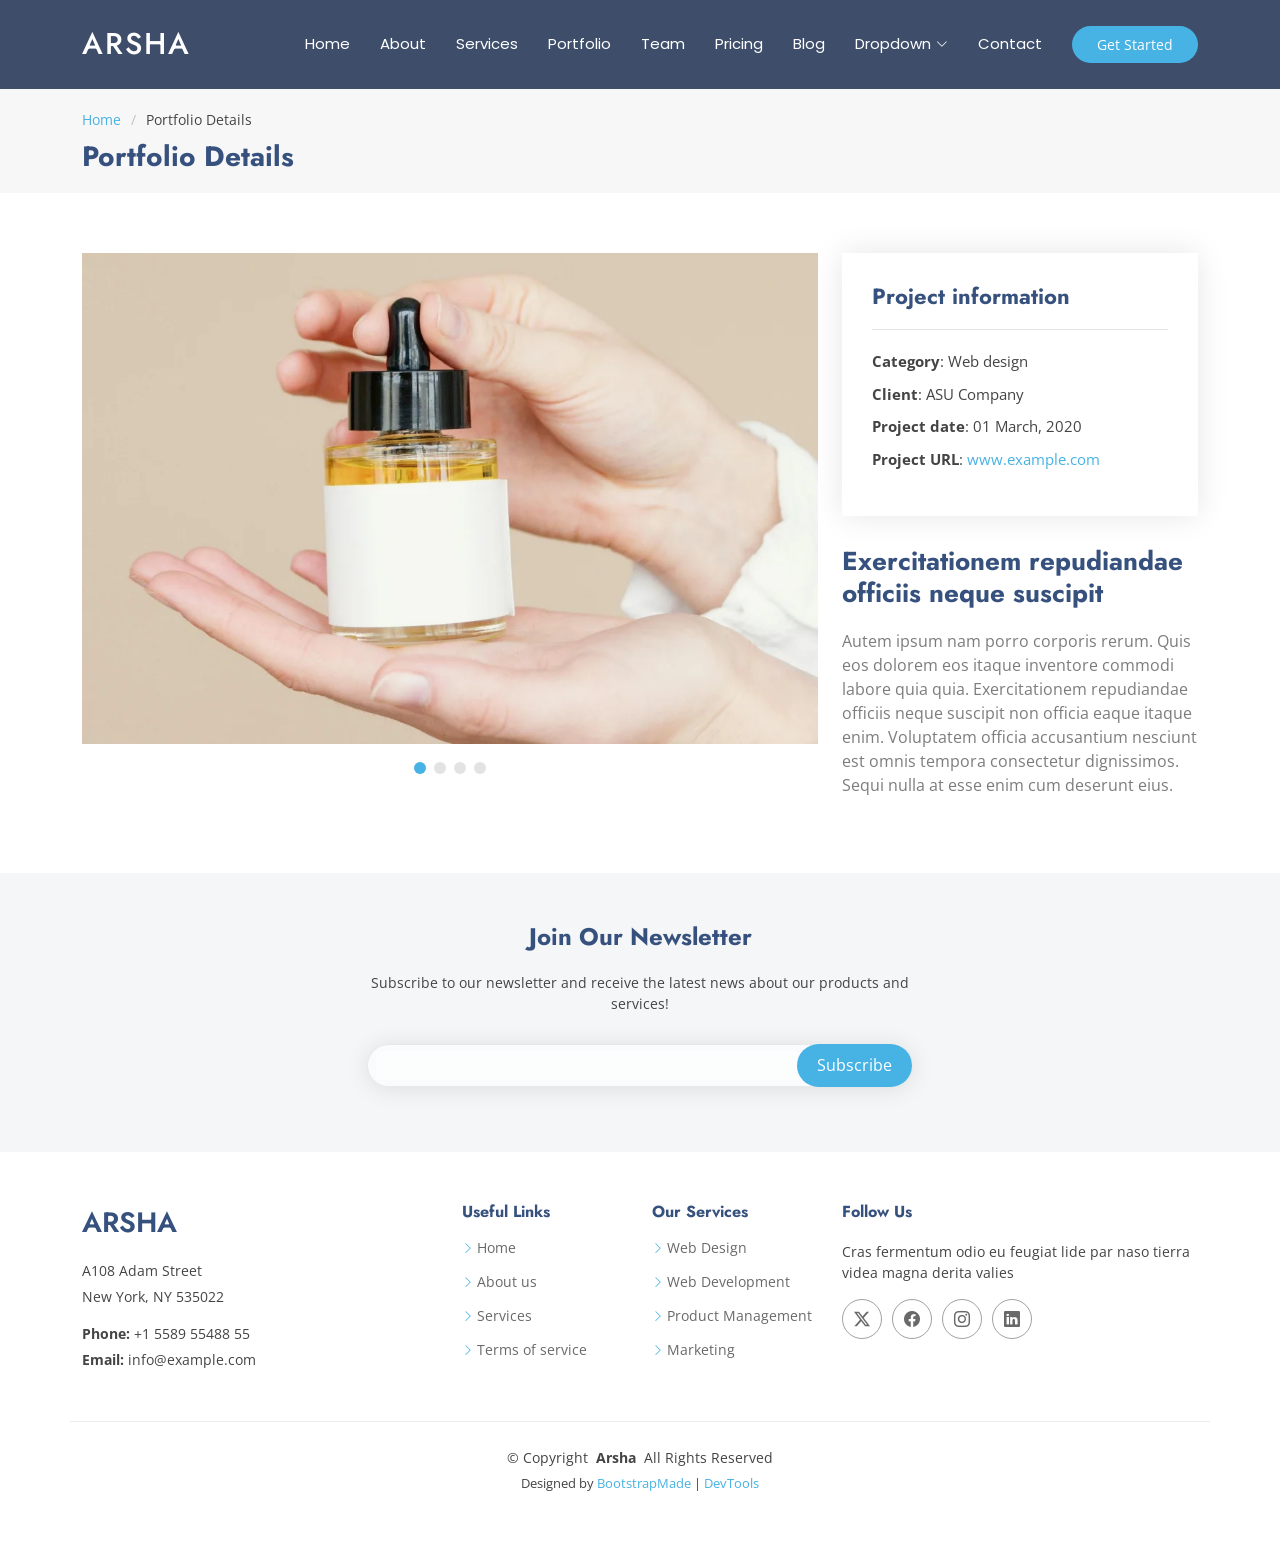
<file: Arsha/portfolio-details.html>
<!DOCTYPE html>
<html lang="en">

<head>
  <meta charset="utf-8">
  <meta content="width=device-width, initial-scale=1.0" name="viewport">
  <title>Portfolio Details - Arsha Bootstrap Template</title>
  <meta name="description" content="">
  <meta name="keywords" content="">

  <!-- Favicons -->
  <link href="assets/img/favicon.png" rel="icon">
  <link href="assets/img/apple-touch-icon.png" rel="apple-touch-icon">

  <!-- Fonts -->
  <link href="https://fonts.googleapis.com" rel="preconnect">
  <link href="https://fonts.gstatic.com" rel="preconnect" crossorigin>
  <link href="https://fonts.googleapis.com/css2?family=Open+Sans:ital,wght@0,300;0,400;0,500;0,600;0,700;0,800;1,300;1,400;1,500;1,600;1,700;1,800&family=Poppins:ital,wght@0,100;0,200;0,300;0,400;0,500;0,600;0,700;0,800;0,900;1,100;1,200;1,300;1,400;1,500;1,600;1,700;1,800;1,900&family=Jost:ital,wght@0,100;0,200;0,300;0,400;0,500;0,600;0,700;0,800;0,900;1,100;1,200;1,300;1,400;1,500;1,600;1,700;1,800;1,900&display=swap" rel="stylesheet">

  <!-- Vendor CSS Files -->
  <link href="assets/vendor/bootstrap/css/bootstrap.min.css" rel="stylesheet">
  <link href="assets/vendor/bootstrap-icons/bootstrap-icons.css" rel="stylesheet">
  <link href="assets/vendor/aos/aos.css" rel="stylesheet">
  <link href="assets/vendor/glightbox/css/glightbox.min.css" rel="stylesheet">
  <link href="assets/vendor/swiper/swiper-bundle.min.css" rel="stylesheet">

  <!-- Main CSS File -->
  <link href="assets/css/main.css" rel="stylesheet">

  <!-- =======================================================
  * Template Name: Arsha
  * Template URL: https://bootstrapmade.com/arsha-free-bootstrap-html-template-corporate/
  * Updated: Feb 22 2025 with Bootstrap v5.3.3
  * Author: BootstrapMade.com
  * License: https://bootstrapmade.com/license/
  ======================================================== -->
</head>

<body class="portfolio-details-page">

  <header id="header" class="header d-flex align-items-center sticky-top">
    <div class="container-fluid container-xl position-relative d-flex align-items-center">

      <a href="index.html" class="logo d-flex align-items-center me-auto">
        <!-- Uncomment the line below if you also wish to use an image logo -->
        <!-- <img src="assets/img/logo.webp" alt=""> -->
        <h1 class="sitename">Arsha</h1>
      </a>

      <nav id="navmenu" class="navmenu">
        <ul>
          <li><a href="#hero">Home</a></li>
          <li><a href="#about">About</a></li>
          <li><a href="#services">Services</a></li>
          <li><a href="#portfolio">Portfolio</a></li>
          <li><a href="#team">Team</a></li>
          <li><a href="#pricing">Pricing</a></li>
          <li><a href="blog.html">Blog</a></li>
          <li class="dropdown"><a href="#"><span>Dropdown</span> <i class="bi bi-chevron-down toggle-dropdown"></i></a>
            <ul>
              <li><a href="#">Dropdown 1</a></li>
              <li class="dropdown"><a href="#"><span>Deep Dropdown</span> <i class="bi bi-chevron-down toggle-dropdown"></i></a>
                <ul>
                  <li><a href="#">Deep Dropdown 1</a></li>
                  <li><a href="#">Deep Dropdown 2</a></li>
                  <li><a href="#">Deep Dropdown 3</a></li>
                  <li><a href="#">Deep Dropdown 4</a></li>
                  <li><a href="#">Deep Dropdown 5</a></li>
                </ul>
              </li>
              <li><a href="#">Dropdown 2</a></li>
              <li><a href="#">Dropdown 3</a></li>
              <li><a href="#">Dropdown 4</a></li>
            </ul>
          </li>
          <li><a href="#contact">Contact</a></li>
        </ul>
        <i class="mobile-nav-toggle d-xl-none bi bi-list"></i>
      </nav>

      <a class="btn-getstarted" href="#about">Get Started</a>

    </div>
  </header>

  <main class="main">

    <!-- Page Title -->
    <div class="page-title" data-aos="fade">
      <div class="container">
        <nav class="breadcrumbs">
          <ol>
            <li><a href="index.html">Home</a></li>
            <li class="current">Portfolio Details</li>
          </ol>
        </nav>
        <h1>Portfolio Details</h1>
      </div>
    </div><!-- End Page Title -->

    <!-- Portfolio Details Section -->
    <section id="portfolio-details" class="portfolio-details section">

      <div class="container" data-aos="fade-up" data-aos-delay="100">

        <div class="row gy-4">

          <div class="col-lg-8">
            <div class="portfolio-details-slider swiper init-swiper">

              <script type="application/json" class="swiper-config">
                {
                  "loop": true,
                  "speed": 600,
                  "autoplay": {
                    "delay": 5000
                  },
                  "slidesPerView": "auto",
                  "pagination": {
                    "el": ".swiper-pagination",
                    "type": "bullets",
                    "clickable": true
                  }
                }
              </script>

              <div class="swiper-wrapper align-items-center">

                <div class="swiper-slide">
                  <img src="assets/img/portfolio/portfolio-1.webp" alt="">
                </div>

                <div class="swiper-slide">
                  <img src="assets/img/portfolio/portfolio-10.webp" alt="">
                </div>

                <div class="swiper-slide">
                  <img src="assets/img/portfolio/portfolio-7.webp" alt="">
                </div>

                <div class="swiper-slide">
                  <img src="assets/img/portfolio/portfolio-4.webp" alt="">
                </div>

              </div>
              <div class="swiper-pagination"></div>
            </div>
          </div>

          <div class="col-lg-4">
            <div class="portfolio-info" data-aos="fade-up" data-aos-delay="200">
              <h3>Project information</h3>
              <ul>
                <li><strong>Category</strong>: Web design</li>
                <li><strong>Client</strong>: ASU Company</li>
                <li><strong>Project date</strong>: 01 March, 2020</li>
                <li><strong>Project URL</strong>: <a href="#">www.example.com</a></li>
              </ul>
            </div>
            <div class="portfolio-description" data-aos="fade-up" data-aos-delay="300">
              <h2>Exercitationem repudiandae officiis neque suscipit</h2>
              <p>
                Autem ipsum nam porro corporis rerum. Quis eos dolorem eos itaque inventore commodi labore quia quia. Exercitationem repudiandae officiis neque suscipit non officia eaque itaque enim. Voluptatem officia accusantium nesciunt est omnis tempora consectetur dignissimos. Sequi nulla at esse enim cum deserunt eius.
              </p>
            </div>
          </div>

        </div>

      </div>

    </section><!-- /Portfolio Details Section -->

  </main>

  <footer id="footer" class="footer">

    <div class="footer-newsletter">
      <div class="container">
        <div class="row justify-content-center text-center">
          <div class="col-lg-6">
            <h4>Join Our Newsletter</h4>
            <p>Subscribe to our newsletter and receive the latest news about our products and services!</p>
            <form action="forms/newsletter.php" method="post" class="php-email-form">
              <div class="newsletter-form"><input type="email" name="email"><input type="submit" value="Subscribe"></div>
              <div class="loading">Loading</div>
              <div class="error-message"></div>
              <div class="sent-message">Your subscription request has been sent. Thank you!</div>
            </form>
          </div>
        </div>
      </div>
    </div>

    <div class="container footer-top">
      <div class="row gy-4">
        <div class="col-lg-4 col-md-6 footer-about">
          <a href="index.html" class="d-flex align-items-center">
            <span class="sitename">Arsha</span>
          </a>
          <div class="footer-contact pt-3">
            <p>A108 Adam Street</p>
            <p>New York, NY 535022</p>
            <p class="mt-3"><strong>Phone:</strong> <span>+1 5589 55488 55</span></p>
            <p><strong>Email:</strong> <span>info@example.com</span></p>
          </div>
        </div>

        <div class="col-lg-2 col-md-3 footer-links">
          <h4>Useful Links</h4>
          <ul>
            <li><i class="bi bi-chevron-right"></i> <a href="#">Home</a></li>
            <li><i class="bi bi-chevron-right"></i> <a href="#">About us</a></li>
            <li><i class="bi bi-chevron-right"></i> <a href="#">Services</a></li>
            <li><i class="bi bi-chevron-right"></i> <a href="#">Terms of service</a></li>
          </ul>
        </div>

        <div class="col-lg-2 col-md-3 footer-links">
          <h4>Our Services</h4>
          <ul>
            <li><i class="bi bi-chevron-right"></i> <a href="#">Web Design</a></li>
            <li><i class="bi bi-chevron-right"></i> <a href="#">Web Development</a></li>
            <li><i class="bi bi-chevron-right"></i> <a href="#">Product Management</a></li>
            <li><i class="bi bi-chevron-right"></i> <a href="#">Marketing</a></li>
          </ul>
        </div>

        <div class="col-lg-4 col-md-12">
          <h4>Follow Us</h4>
          <p>Cras fermentum odio eu feugiat lide par naso tierra videa magna derita valies</p>
          <div class="social-links d-flex">
            <a href=""><i class="bi bi-twitter-x"></i></a>
            <a href=""><i class="bi bi-facebook"></i></a>
            <a href=""><i class="bi bi-instagram"></i></a>
            <a href=""><i class="bi bi-linkedin"></i></a>
          </div>
        </div>

      </div>
    </div>

    <div class="container copyright text-center mt-4">
      <p>© <span>Copyright</span> <strong class="px-1 sitename">Arsha</strong> <span>All Rights Reserved</span></p>
      <div class="credits">
        <!-- All the links in the footer should remain intact. -->
        <!-- You can delete the links only if you've purchased the pro version. -->
        <!-- Licensing information: https://bootstrapmade.com/license/ -->
        <!-- Purchase the pro version with working PHP/AJAX contact form: [buy-url] -->
        Designed by <a href="https://bootstrapmade.com/">BootstrapMade</a> | <a href="https://bootstrapmade.com/tools/">DevTools</a>
      </div>
    </div>

  </footer>

  <!-- Scroll Top -->
  <a href="#" id="scroll-top" class="scroll-top d-flex align-items-center justify-content-center"><i class="bi bi-arrow-up-short"></i></a>

  <!-- Preloader -->
  <div id="preloader"></div>

  <!-- Vendor JS Files -->
  <script src="assets/vendor/bootstrap/js/bootstrap.bundle.min.js"></script>
  <script src="assets/vendor/php-email-form/validate.js"></script>
  <script src="assets/vendor/aos/aos.js"></script>
  <script src="assets/vendor/glightbox/js/glightbox.min.js"></script>
  <script src="assets/vendor/swiper/swiper-bundle.min.js"></script>
  <script src="assets/vendor/waypoints/noframework.waypoints.js"></script>
  <script src="assets/vendor/imagesloaded/imagesloaded.pkgd.min.js"></script>
  <script src="assets/vendor/isotope-layout/isotope.pkgd.min.js"></script>

  <!-- Main JS File -->
  <script src="assets/js/main.js"></script>

</body>

</html>
</file>
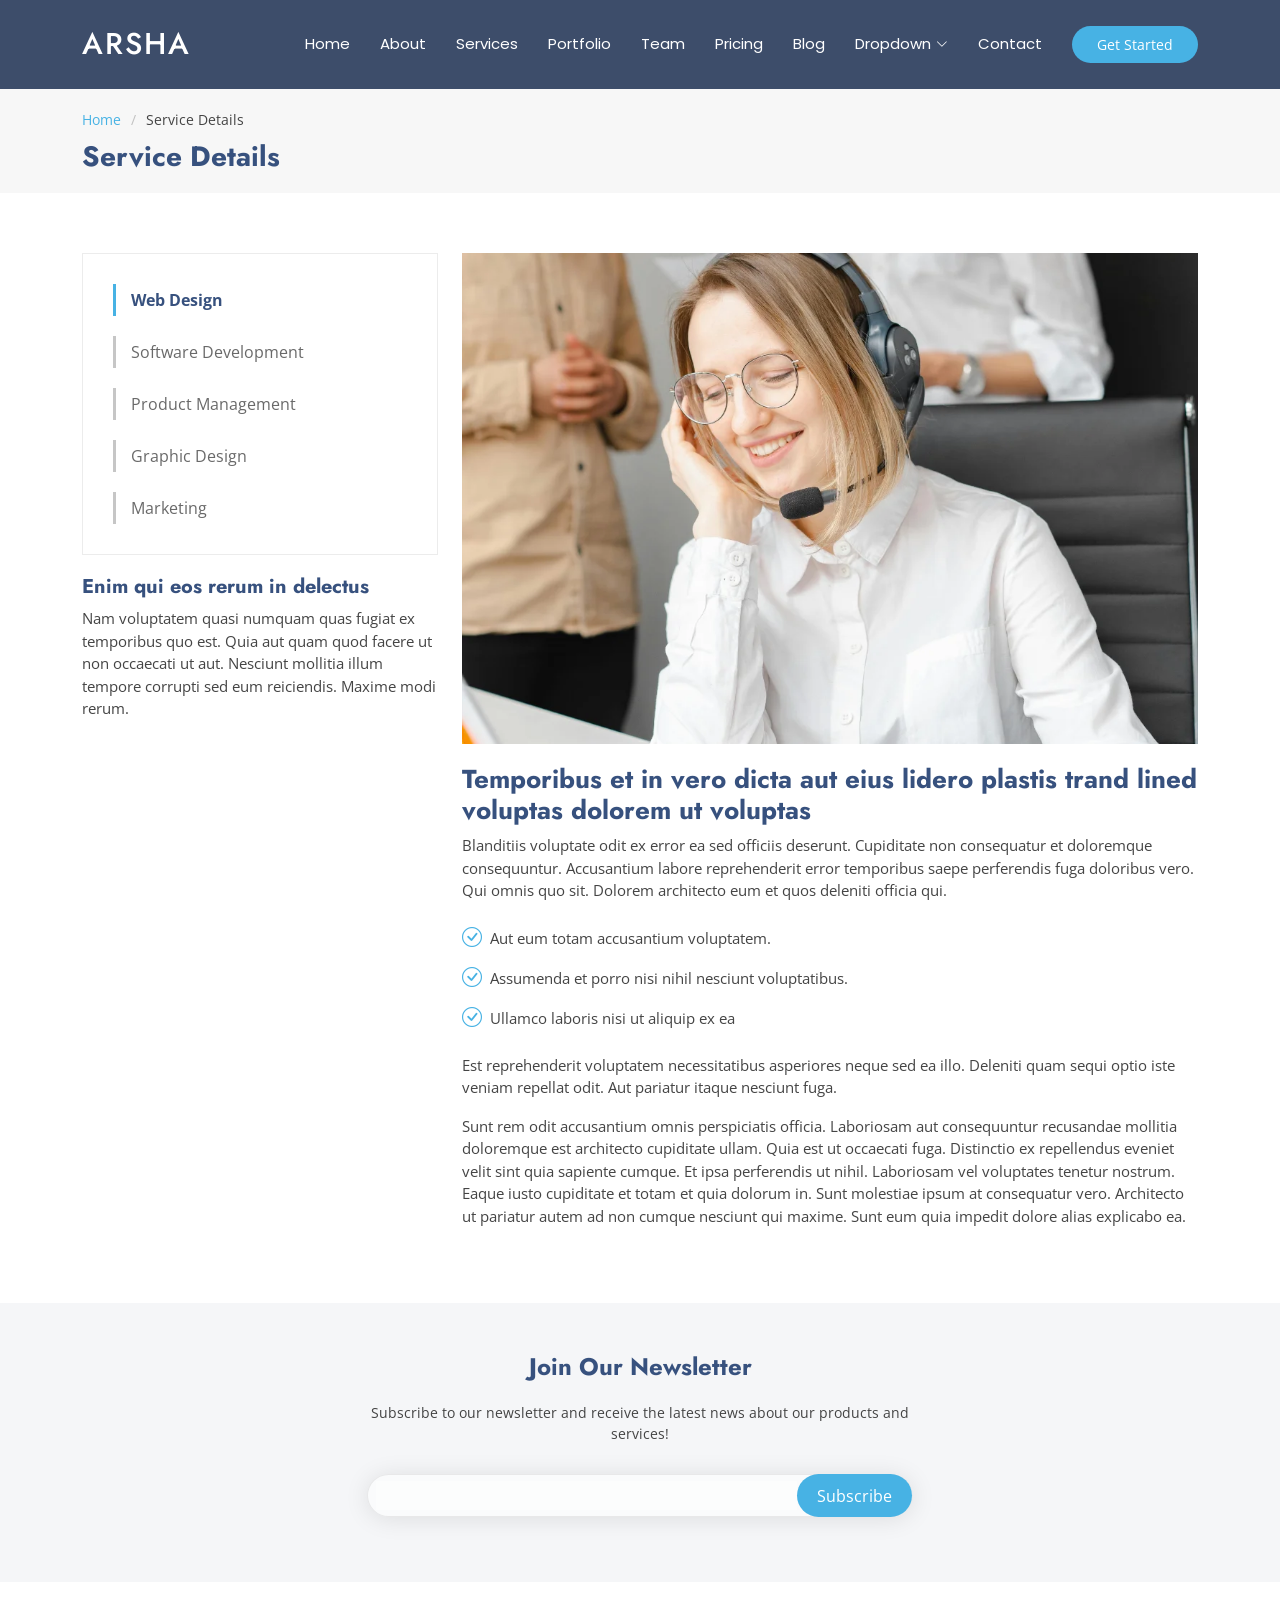
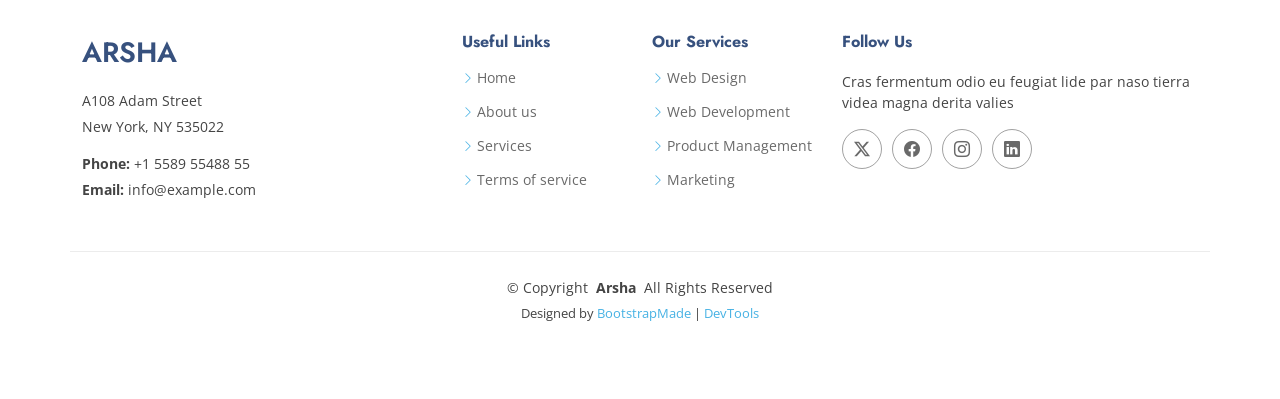
<file: Arsha/service-details.html>
<!DOCTYPE html>
<html lang="en">

<head>
  <meta charset="utf-8">
  <meta content="width=device-width, initial-scale=1.0" name="viewport">
  <title>Service Details - Arsha Bootstrap Template</title>
  <meta name="description" content="">
  <meta name="keywords" content="">

  <!-- Favicons -->
  <link href="assets/img/favicon.png" rel="icon">
  <link href="assets/img/apple-touch-icon.png" rel="apple-touch-icon">

  <!-- Fonts -->
  <link href="https://fonts.googleapis.com" rel="preconnect">
  <link href="https://fonts.gstatic.com" rel="preconnect" crossorigin>
  <link href="https://fonts.googleapis.com/css2?family=Open+Sans:ital,wght@0,300;0,400;0,500;0,600;0,700;0,800;1,300;1,400;1,500;1,600;1,700;1,800&family=Poppins:ital,wght@0,100;0,200;0,300;0,400;0,500;0,600;0,700;0,800;0,900;1,100;1,200;1,300;1,400;1,500;1,600;1,700;1,800;1,900&family=Jost:ital,wght@0,100;0,200;0,300;0,400;0,500;0,600;0,700;0,800;0,900;1,100;1,200;1,300;1,400;1,500;1,600;1,700;1,800;1,900&display=swap" rel="stylesheet">

  <!-- Vendor CSS Files -->
  <link href="assets/vendor/bootstrap/css/bootstrap.min.css" rel="stylesheet">
  <link href="assets/vendor/bootstrap-icons/bootstrap-icons.css" rel="stylesheet">
  <link href="assets/vendor/aos/aos.css" rel="stylesheet">
  <link href="assets/vendor/glightbox/css/glightbox.min.css" rel="stylesheet">
  <link href="assets/vendor/swiper/swiper-bundle.min.css" rel="stylesheet">

  <!-- Main CSS File -->
  <link href="assets/css/main.css" rel="stylesheet">

  <!-- =======================================================
  * Template Name: Arsha
  * Template URL: https://bootstrapmade.com/arsha-free-bootstrap-html-template-corporate/
  * Updated: Feb 22 2025 with Bootstrap v5.3.3
  * Author: BootstrapMade.com
  * License: https://bootstrapmade.com/license/
  ======================================================== -->
</head>

<body class="service-details-page">

  <header id="header" class="header d-flex align-items-center sticky-top">
    <div class="container-fluid container-xl position-relative d-flex align-items-center">

      <a href="index.html" class="logo d-flex align-items-center me-auto">
        <!-- Uncomment the line below if you also wish to use an image logo -->
        <!-- <img src="assets/img/logo.webp" alt=""> -->
        <h1 class="sitename">Arsha</h1>
      </a>

      <nav id="navmenu" class="navmenu">
        <ul>
          <li><a href="#hero">Home</a></li>
          <li><a href="#about">About</a></li>
          <li><a href="#services">Services</a></li>
          <li><a href="#portfolio">Portfolio</a></li>
          <li><a href="#team">Team</a></li>
          <li><a href="#pricing">Pricing</a></li>
          <li><a href="blog.html">Blog</a></li>
          <li class="dropdown"><a href="#"><span>Dropdown</span> <i class="bi bi-chevron-down toggle-dropdown"></i></a>
            <ul>
              <li><a href="#">Dropdown 1</a></li>
              <li class="dropdown"><a href="#"><span>Deep Dropdown</span> <i class="bi bi-chevron-down toggle-dropdown"></i></a>
                <ul>
                  <li><a href="#">Deep Dropdown 1</a></li>
                  <li><a href="#">Deep Dropdown 2</a></li>
                  <li><a href="#">Deep Dropdown 3</a></li>
                  <li><a href="#">Deep Dropdown 4</a></li>
                  <li><a href="#">Deep Dropdown 5</a></li>
                </ul>
              </li>
              <li><a href="#">Dropdown 2</a></li>
              <li><a href="#">Dropdown 3</a></li>
              <li><a href="#">Dropdown 4</a></li>
            </ul>
          </li>
          <li><a href="#contact">Contact</a></li>
        </ul>
        <i class="mobile-nav-toggle d-xl-none bi bi-list"></i>
      </nav>

      <a class="btn-getstarted" href="#about">Get Started</a>

    </div>
  </header>

  <main class="main">

    <!-- Page Title -->
    <div class="page-title" data-aos="fade">
      <div class="container">
        <nav class="breadcrumbs">
          <ol>
            <li><a href="index.html">Home</a></li>
            <li class="current">Service Details</li>
          </ol>
        </nav>
        <h1>Service Details</h1>
      </div>
    </div><!-- End Page Title -->

    <!-- Service Details Section -->
    <section id="service-details" class="service-details section">

      <div class="container">

        <div class="row gy-4">

          <div class="col-lg-4" data-aos="fade-up" data-aos-delay="100">
            <div class="services-list">
              <a href="#" class="active">Web Design</a>
              <a href="#">Software Development</a>
              <a href="#">Product Management</a>
              <a href="#">Graphic Design</a>
              <a href="#">Marketing</a>
            </div>

            <h4>Enim qui eos rerum in delectus</h4>
            <p>Nam voluptatem quasi numquam quas fugiat ex temporibus quo est. Quia aut quam quod facere ut non occaecati ut aut. Nesciunt mollitia illum tempore corrupti sed eum reiciendis. Maxime modi rerum.</p>
          </div>

          <div class="col-lg-8" data-aos="fade-up" data-aos-delay="200">
            <img src="assets/img/services/services-4.webp" alt="" class="img-fluid services-img">
            <h3>Temporibus et in vero dicta aut eius lidero plastis trand lined voluptas dolorem ut voluptas</h3>
            <p>
              Blanditiis voluptate odit ex error ea sed officiis deserunt. Cupiditate non consequatur et doloremque consequuntur. Accusantium labore reprehenderit error temporibus saepe perferendis fuga doloribus vero. Qui omnis quo sit. Dolorem architecto eum et quos deleniti officia qui.
            </p>
            <ul>
              <li><i class="bi bi-check-circle"></i> <span>Aut eum totam accusantium voluptatem.</span></li>
              <li><i class="bi bi-check-circle"></i> <span>Assumenda et porro nisi nihil nesciunt voluptatibus.</span></li>
              <li><i class="bi bi-check-circle"></i> <span>Ullamco laboris nisi ut aliquip ex ea</span></li>
            </ul>
            <p>
              Est reprehenderit voluptatem necessitatibus asperiores neque sed ea illo. Deleniti quam sequi optio iste veniam repellat odit. Aut pariatur itaque nesciunt fuga.
            </p>
            <p>
              Sunt rem odit accusantium omnis perspiciatis officia. Laboriosam aut consequuntur recusandae mollitia doloremque est architecto cupiditate ullam. Quia est ut occaecati fuga. Distinctio ex repellendus eveniet velit sint quia sapiente cumque. Et ipsa perferendis ut nihil. Laboriosam vel voluptates tenetur nostrum. Eaque iusto cupiditate et totam et quia dolorum in. Sunt molestiae ipsum at consequatur vero. Architecto ut pariatur autem ad non cumque nesciunt qui maxime. Sunt eum quia impedit dolore alias explicabo ea.
            </p>
          </div>

        </div>

      </div>

    </section><!-- /Service Details Section -->

  </main>

  <footer id="footer" class="footer">

    <div class="footer-newsletter">
      <div class="container">
        <div class="row justify-content-center text-center">
          <div class="col-lg-6">
            <h4>Join Our Newsletter</h4>
            <p>Subscribe to our newsletter and receive the latest news about our products and services!</p>
            <form action="forms/newsletter.php" method="post" class="php-email-form">
              <div class="newsletter-form"><input type="email" name="email"><input type="submit" value="Subscribe"></div>
              <div class="loading">Loading</div>
              <div class="error-message"></div>
              <div class="sent-message">Your subscription request has been sent. Thank you!</div>
            </form>
          </div>
        </div>
      </div>
    </div>

    <div class="container footer-top">
      <div class="row gy-4">
        <div class="col-lg-4 col-md-6 footer-about">
          <a href="index.html" class="d-flex align-items-center">
            <span class="sitename">Arsha</span>
          </a>
          <div class="footer-contact pt-3">
            <p>A108 Adam Street</p>
            <p>New York, NY 535022</p>
            <p class="mt-3"><strong>Phone:</strong> <span>+1 5589 55488 55</span></p>
            <p><strong>Email:</strong> <span>info@example.com</span></p>
          </div>
        </div>

        <div class="col-lg-2 col-md-3 footer-links">
          <h4>Useful Links</h4>
          <ul>
            <li><i class="bi bi-chevron-right"></i> <a href="#">Home</a></li>
            <li><i class="bi bi-chevron-right"></i> <a href="#">About us</a></li>
            <li><i class="bi bi-chevron-right"></i> <a href="#">Services</a></li>
            <li><i class="bi bi-chevron-right"></i> <a href="#">Terms of service</a></li>
          </ul>
        </div>

        <div class="col-lg-2 col-md-3 footer-links">
          <h4>Our Services</h4>
          <ul>
            <li><i class="bi bi-chevron-right"></i> <a href="#">Web Design</a></li>
            <li><i class="bi bi-chevron-right"></i> <a href="#">Web Development</a></li>
            <li><i class="bi bi-chevron-right"></i> <a href="#">Product Management</a></li>
            <li><i class="bi bi-chevron-right"></i> <a href="#">Marketing</a></li>
          </ul>
        </div>

        <div class="col-lg-4 col-md-12">
          <h4>Follow Us</h4>
          <p>Cras fermentum odio eu feugiat lide par naso tierra videa magna derita valies</p>
          <div class="social-links d-flex">
            <a href=""><i class="bi bi-twitter-x"></i></a>
            <a href=""><i class="bi bi-facebook"></i></a>
            <a href=""><i class="bi bi-instagram"></i></a>
            <a href=""><i class="bi bi-linkedin"></i></a>
          </div>
        </div>

      </div>
    </div>

    <div class="container copyright text-center mt-4">
      <p>© <span>Copyright</span> <strong class="px-1 sitename">Arsha</strong> <span>All Rights Reserved</span></p>
      <div class="credits">
        <!-- All the links in the footer should remain intact. -->
        <!-- You can delete the links only if you've purchased the pro version. -->
        <!-- Licensing information: https://bootstrapmade.com/license/ -->
        <!-- Purchase the pro version with working PHP/AJAX contact form: [buy-url] -->
        Designed by <a href="https://bootstrapmade.com/">BootstrapMade</a> | <a href="https://bootstrapmade.com/tools/">DevTools</a>
      </div>
    </div>

  </footer>

  <!-- Scroll Top -->
  <a href="#" id="scroll-top" class="scroll-top d-flex align-items-center justify-content-center"><i class="bi bi-arrow-up-short"></i></a>

  <!-- Preloader -->
  <div id="preloader"></div>

  <!-- Vendor JS Files -->
  <script src="assets/vendor/bootstrap/js/bootstrap.bundle.min.js"></script>
  <script src="assets/vendor/php-email-form/validate.js"></script>
  <script src="assets/vendor/aos/aos.js"></script>
  <script src="assets/vendor/glightbox/js/glightbox.min.js"></script>
  <script src="assets/vendor/swiper/swiper-bundle.min.js"></script>
  <script src="assets/vendor/waypoints/noframework.waypoints.js"></script>
  <script src="assets/vendor/imagesloaded/imagesloaded.pkgd.min.js"></script>
  <script src="assets/vendor/isotope-layout/isotope.pkgd.min.js"></script>

  <!-- Main JS File -->
  <script src="assets/js/main.js"></script>

</body>

</html>
</file>
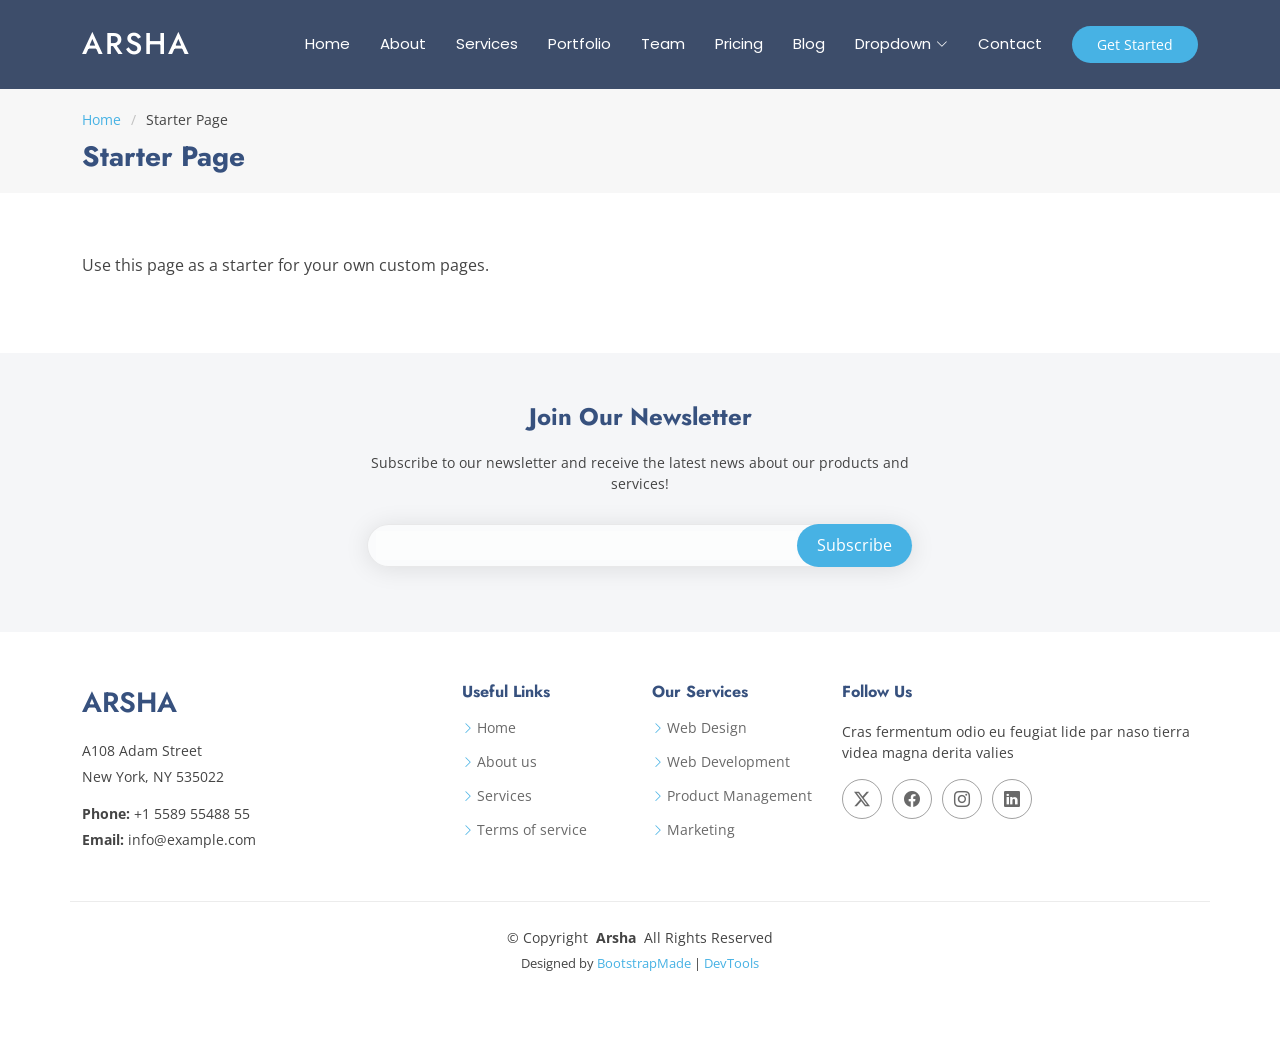
<file: Arsha/starter-page.html>
<!DOCTYPE html>
<html lang="en">

<head>
  <meta charset="utf-8">
  <meta content="width=device-width, initial-scale=1.0" name="viewport">
  <title>Starter Page - Arsha Bootstrap Template</title>
  <meta name="description" content="">
  <meta name="keywords" content="">

  <!-- Favicons -->
  <link href="assets/img/favicon.png" rel="icon">
  <link href="assets/img/apple-touch-icon.png" rel="apple-touch-icon">

  <!-- Fonts -->
  <link href="https://fonts.googleapis.com" rel="preconnect">
  <link href="https://fonts.gstatic.com" rel="preconnect" crossorigin>
  <link href="https://fonts.googleapis.com/css2?family=Open+Sans:ital,wght@0,300;0,400;0,500;0,600;0,700;0,800;1,300;1,400;1,500;1,600;1,700;1,800&family=Poppins:ital,wght@0,100;0,200;0,300;0,400;0,500;0,600;0,700;0,800;0,900;1,100;1,200;1,300;1,400;1,500;1,600;1,700;1,800;1,900&family=Jost:ital,wght@0,100;0,200;0,300;0,400;0,500;0,600;0,700;0,800;0,900;1,100;1,200;1,300;1,400;1,500;1,600;1,700;1,800;1,900&display=swap" rel="stylesheet">

  <!-- Vendor CSS Files -->
  <link href="assets/vendor/bootstrap/css/bootstrap.min.css" rel="stylesheet">
  <link href="assets/vendor/bootstrap-icons/bootstrap-icons.css" rel="stylesheet">
  <link href="assets/vendor/aos/aos.css" rel="stylesheet">
  <link href="assets/vendor/glightbox/css/glightbox.min.css" rel="stylesheet">
  <link href="assets/vendor/swiper/swiper-bundle.min.css" rel="stylesheet">

  <!-- Main CSS File -->
  <link href="assets/css/main.css" rel="stylesheet">

  <!-- =======================================================
  * Template Name: Arsha
  * Template URL: https://bootstrapmade.com/arsha-free-bootstrap-html-template-corporate/
  * Updated: Feb 22 2025 with Bootstrap v5.3.3
  * Author: BootstrapMade.com
  * License: https://bootstrapmade.com/license/
  ======================================================== -->
</head>

<body class="starter-page-page">

  <header id="header" class="header d-flex align-items-center sticky-top">
    <div class="container-fluid container-xl position-relative d-flex align-items-center">

      <a href="index.html" class="logo d-flex align-items-center me-auto">
        <!-- Uncomment the line below if you also wish to use an image logo -->
        <!-- <img src="assets/img/logo.webp" alt=""> -->
        <h1 class="sitename">Arsha</h1>
      </a>

      <nav id="navmenu" class="navmenu">
        <ul>
          <li><a href="#hero">Home</a></li>
          <li><a href="#about">About</a></li>
          <li><a href="#services">Services</a></li>
          <li><a href="#portfolio">Portfolio</a></li>
          <li><a href="#team">Team</a></li>
          <li><a href="#pricing">Pricing</a></li>
          <li><a href="blog.html">Blog</a></li>
          <li class="dropdown"><a href="#"><span>Dropdown</span> <i class="bi bi-chevron-down toggle-dropdown"></i></a>
            <ul>
              <li><a href="#">Dropdown 1</a></li>
              <li class="dropdown"><a href="#"><span>Deep Dropdown</span> <i class="bi bi-chevron-down toggle-dropdown"></i></a>
                <ul>
                  <li><a href="#">Deep Dropdown 1</a></li>
                  <li><a href="#">Deep Dropdown 2</a></li>
                  <li><a href="#">Deep Dropdown 3</a></li>
                  <li><a href="#">Deep Dropdown 4</a></li>
                  <li><a href="#">Deep Dropdown 5</a></li>
                </ul>
              </li>
              <li><a href="#">Dropdown 2</a></li>
              <li><a href="#">Dropdown 3</a></li>
              <li><a href="#">Dropdown 4</a></li>
            </ul>
          </li>
          <li><a href="#contact">Contact</a></li>
        </ul>
        <i class="mobile-nav-toggle d-xl-none bi bi-list"></i>
      </nav>

      <a class="btn-getstarted" href="#about">Get Started</a>

    </div>
  </header>

  <main class="main">

    <!-- Page Title -->
    <div class="page-title" data-aos="fade">
      <div class="container">
        <nav class="breadcrumbs">
          <ol>
            <li><a href="index.html">Home</a></li>
            <li class="current">Starter Page</li>
          </ol>
        </nav>
        <h1>Starter Page</h1>
      </div>
    </div><!-- End Page Title -->

    <!-- Starter Section Section -->
    <section id="starter-section" class="starter-section section">

      <div class="container" data-aos="fade-up">
        <p>Use this page as a starter for your own custom pages.</p>
      </div>

    </section><!-- /Starter Section Section -->

  </main>

  <footer id="footer" class="footer">

    <div class="footer-newsletter">
      <div class="container">
        <div class="row justify-content-center text-center">
          <div class="col-lg-6">
            <h4>Join Our Newsletter</h4>
            <p>Subscribe to our newsletter and receive the latest news about our products and services!</p>
            <form action="forms/newsletter.php" method="post" class="php-email-form">
              <div class="newsletter-form"><input type="email" name="email"><input type="submit" value="Subscribe"></div>
              <div class="loading">Loading</div>
              <div class="error-message"></div>
              <div class="sent-message">Your subscription request has been sent. Thank you!</div>
            </form>
          </div>
        </div>
      </div>
    </div>

    <div class="container footer-top">
      <div class="row gy-4">
        <div class="col-lg-4 col-md-6 footer-about">
          <a href="index.html" class="d-flex align-items-center">
            <span class="sitename">Arsha</span>
          </a>
          <div class="footer-contact pt-3">
            <p>A108 Adam Street</p>
            <p>New York, NY 535022</p>
            <p class="mt-3"><strong>Phone:</strong> <span>+1 5589 55488 55</span></p>
            <p><strong>Email:</strong> <span>info@example.com</span></p>
          </div>
        </div>

        <div class="col-lg-2 col-md-3 footer-links">
          <h4>Useful Links</h4>
          <ul>
            <li><i class="bi bi-chevron-right"></i> <a href="#">Home</a></li>
            <li><i class="bi bi-chevron-right"></i> <a href="#">About us</a></li>
            <li><i class="bi bi-chevron-right"></i> <a href="#">Services</a></li>
            <li><i class="bi bi-chevron-right"></i> <a href="#">Terms of service</a></li>
          </ul>
        </div>

        <div class="col-lg-2 col-md-3 footer-links">
          <h4>Our Services</h4>
          <ul>
            <li><i class="bi bi-chevron-right"></i> <a href="#">Web Design</a></li>
            <li><i class="bi bi-chevron-right"></i> <a href="#">Web Development</a></li>
            <li><i class="bi bi-chevron-right"></i> <a href="#">Product Management</a></li>
            <li><i class="bi bi-chevron-right"></i> <a href="#">Marketing</a></li>
          </ul>
        </div>

        <div class="col-lg-4 col-md-12">
          <h4>Follow Us</h4>
          <p>Cras fermentum odio eu feugiat lide par naso tierra videa magna derita valies</p>
          <div class="social-links d-flex">
            <a href=""><i class="bi bi-twitter-x"></i></a>
            <a href=""><i class="bi bi-facebook"></i></a>
            <a href=""><i class="bi bi-instagram"></i></a>
            <a href=""><i class="bi bi-linkedin"></i></a>
          </div>
        </div>

      </div>
    </div>

    <div class="container copyright text-center mt-4">
      <p>© <span>Copyright</span> <strong class="px-1 sitename">Arsha</strong> <span>All Rights Reserved</span></p>
      <div class="credits">
        <!-- All the links in the footer should remain intact. -->
        <!-- You can delete the links only if you've purchased the pro version. -->
        <!-- Licensing information: https://bootstrapmade.com/license/ -->
        <!-- Purchase the pro version with working PHP/AJAX contact form: [buy-url] -->
        Designed by <a href="https://bootstrapmade.com/">BootstrapMade</a> | <a href="https://bootstrapmade.com/tools/">DevTools</a>
      </div>
    </div>

  </footer>

  <!-- Scroll Top -->
  <a href="#" id="scroll-top" class="scroll-top d-flex align-items-center justify-content-center"><i class="bi bi-arrow-up-short"></i></a>

  <!-- Preloader -->
  <div id="preloader"></div>

  <!-- Vendor JS Files -->
  <script src="assets/vendor/bootstrap/js/bootstrap.bundle.min.js"></script>
  <script src="assets/vendor/php-email-form/validate.js"></script>
  <script src="assets/vendor/aos/aos.js"></script>
  <script src="assets/vendor/glightbox/js/glightbox.min.js"></script>
  <script src="assets/vendor/swiper/swiper-bundle.min.js"></script>
  <script src="assets/vendor/waypoints/noframework.waypoints.js"></script>
  <script src="assets/vendor/imagesloaded/imagesloaded.pkgd.min.js"></script>
  <script src="assets/vendor/isotope-layout/isotope.pkgd.min.js"></script>

  <!-- Main JS File -->
  <script src="assets/js/main.js"></script>

</body>

</html>
</file>
<file: Arsha/assets/css/main.css>
/**
* Template Name: Arsha
* Template URL: https://bootstrapmade.com/arsha-free-bootstrap-html-template-corporate/
* Updated: Feb 22 2025 with Bootstrap v5.3.3
* Author: BootstrapMade.com
* License: https://bootstrapmade.com/license/
*/

/*--------------------------------------------------------------
# Font & Color Variables
# Help: https://bootstrapmade.com/color-system/
--------------------------------------------------------------*/
/* Fonts */
:root {
  --default-font: "Open Sans",  system-ui, -apple-system, "Segoe UI", Roboto, "Helvetica Neue", Arial, "Noto Sans", "Liberation Sans", sans-serif, "Apple Color Emoji", "Segoe UI Emoji", "Segoe UI Symbol", "Noto Color Emoji";
  --heading-font: "Jost",  sans-serif;
  --nav-font: "Poppins",  sans-serif;
}

/* Global Colors - The following color variables are used throughout the website. Updating them here will change the color scheme of the entire website */
:root { 
  --background-color: #ffffff; /* Background color for the entire website, including individual sections */
  --default-color: #444444; /* Default color used for the majority of the text content across the entire website */
  --heading-color: #37517e; /* Color for headings, subheadings and title throughout the website */
  --accent-color: #47b2e4; /* Accent color that represents your brand on the website. It's used for buttons, links, and other elements that need to stand out */
  --surface-color: #ffffff; /* The surface color is used as a background of boxed elements within sections, such as cards, icon boxes, or other elements that require a visual separation from the global background. */
  --contrast-color: #ffffff; /* Contrast color for text, ensuring readability against backgrounds of accent, heading, or default colors. */
}

/* Nav Menu Colors - The following color variables are used specifically for the navigation menu. They are separate from the global colors to allow for more customization options */
:root {
  --nav-color: #ffffff;  /* The default color of the main navmenu links */
  --nav-hover-color: #47b2e4; /* Applied to main navmenu links when they are hovered over or active */
  --nav-mobile-background-color: #ffffff; /* Used as the background color for mobile navigation menu */
  --nav-dropdown-background-color: #ffffff; /* Used as the background color for dropdown items that appear when hovering over primary navigation items */
  --nav-dropdown-color: #444444; /* Used for navigation links of the dropdown items in the navigation menu. */
  --nav-dropdown-hover-color: #47b2e4; /* Similar to --nav-hover-color, this color is applied to dropdown navigation links when they are hovered over. */
}

/* Color Presets - These classes override global colors when applied to any section or element, providing reuse of the sam color scheme. */

.light-background {
  --background-color: #f5f6f8;
  --surface-color: #ffffff;
}

.dark-background {
  --background-color: #37517e;
  --default-color: #ffffff;
  --heading-color: #ffffff;
  --surface-color: #4668a2;
  --contrast-color: #ffffff;
}

/* Smooth scroll */
:root {
  scroll-behavior: smooth;
}

/*--------------------------------------------------------------
# General Styling & Shared Classes
--------------------------------------------------------------*/
body {
  color: var(--default-color);
  background-color: var(--background-color);
  font-family: var(--default-font);
}

a {
  color: var(--accent-color);
  text-decoration: none;
  transition: 0.3s;
}

a:hover {
  color: color-mix(in srgb, var(--accent-color), transparent 25%);
  text-decoration: none;
}

h1,
h2,
h3,
h4,
h5,
h6 {
  color: var(--heading-color);
  font-family: var(--heading-font);
}

/* PHP Email Form Messages
------------------------------*/
.php-email-form .error-message {
  display: none;
  background: #df1529;
  color: #ffffff;
  text-align: left;
  padding: 15px;
  margin-bottom: 24px;
  font-weight: 600;
}

.php-email-form .sent-message {
  display: none;
  color: #ffffff;
  background: #059652;
  text-align: center;
  padding: 15px;
  margin-bottom: 24px;
  font-weight: 600;
}

.php-email-form .loading {
  display: none;
  background: var(--surface-color);
  text-align: center;
  padding: 15px;
  margin-bottom: 24px;
}

.php-email-form .loading:before {
  content: "";
  display: inline-block;
  border-radius: 50%;
  width: 24px;
  height: 24px;
  margin: 0 10px -6px 0;
  border: 3px solid var(--accent-color);
  border-top-color: var(--surface-color);
  animation: php-email-form-loading 1s linear infinite;
}

@keyframes php-email-form-loading {
  0% {
    transform: rotate(0deg);
  }

  100% {
    transform: rotate(360deg);
  }
}

/*--------------------------------------------------------------
# Global Header
--------------------------------------------------------------*/
.header {
  --background-color: #3d4d6a;
  --heading-color: #ffffff;
  color: var(--default-color);
  background-color: var(--background-color);
  padding: 15px 0;
  transition: all 0.5s;
  z-index: 997;
}

.header .logo {
  line-height: 1;
}

.header .logo img {
  max-height: 36px;
  margin-right: 8px;
}

.header .logo h1 {
  font-size: 30px;
  margin: 0;
  font-weight: 500;
  color: var(--heading-color);
  letter-spacing: 2px;
  text-transform: uppercase;
}

.header .btn-getstarted,
.header .btn-getstarted:focus {
  color: var(--contrast-color);
  background: var(--accent-color);
  font-size: 14px;
  padding: 8px 25px;
  margin: 0 0 0 30px;
  border-radius: 50px;
  transition: 0.3s;
}

.header .btn-getstarted:hover,
.header .btn-getstarted:focus:hover {
  color: var(--contrast-color);
  background: color-mix(in srgb, var(--accent-color), transparent 15%);
}

@media (max-width: 1200px) {
  .header .logo {
    order: 1;
  }

  .header .btn-getstarted {
    order: 2;
    margin: 0 15px 0 0;
    padding: 6px 15px;
  }

  .header .navmenu {
    order: 3;
  }
}

/* Index Page Header
------------------------------*/
.index-page .header {
  --background-color: rgba(255, 255, 255, 0);
  --heading-color: #ffffff;
  --nav-color: #ffffff;
}

/* Index Page Header on Scroll
------------------------------*/
.index-page.scrolled .header {
  --background-color: rgba(40, 58, 90, 0.9);
}

/*--------------------------------------------------------------
# Navigation Menu
--------------------------------------------------------------*/
/* Desktop Navigation */
@media (min-width: 1200px) {
  .navmenu {
    padding: 0;
  }

  .navmenu ul {
    margin: 0;
    padding: 0;
    display: flex;
    list-style: none;
    align-items: center;
  }

  .navmenu li {
    position: relative;
  }

  .navmenu a,
  .navmenu a:focus {
    color: var(--nav-color);
    padding: 18px 15px;
    font-size: 15px;
    font-family: var(--nav-font);
    font-weight: 400;
    display: flex;
    align-items: center;
    justify-content: space-between;
    white-space: nowrap;
    transition: 0.3s;
  }

  .navmenu a i,
  .navmenu a:focus i {
    font-size: 12px;
    line-height: 0;
    margin-left: 5px;
    transition: 0.3s;
  }

  .navmenu li:last-child a {
    padding-right: 0;
  }

  .navmenu li:hover>a,
  .navmenu .active,
  .navmenu .active:focus {
    color: var(--nav-hover-color);
  }

  .navmenu .dropdown ul {
    margin: 0;
    padding: 10px 0;
    background: var(--nav-dropdown-background-color);
    display: block;
    position: absolute;
    visibility: hidden;
    left: 14px;
    top: 130%;
    opacity: 0;
    transition: 0.3s;
    border-radius: 4px;
    z-index: 99;
    box-shadow: 0px 0px 30px rgba(0, 0, 0, 0.1);
  }

  .navmenu .dropdown ul li {
    min-width: 200px;
  }

  .navmenu .dropdown ul a {
    padding: 10px 20px;
    font-size: 15px;
    text-transform: none;
    color: var(--nav-dropdown-color);
  }

  .navmenu .dropdown ul a i {
    font-size: 12px;
  }

  .navmenu .dropdown ul a:hover,
  .navmenu .dropdown ul .active:hover,
  .navmenu .dropdown ul li:hover>a {
    color: var(--nav-dropdown-hover-color);
  }

  .navmenu .dropdown:hover>ul {
    opacity: 1;
    top: 100%;
    visibility: visible;
  }

  .navmenu .dropdown .dropdown ul {
    top: 0;
    left: -90%;
    visibility: hidden;
  }

  .navmenu .dropdown .dropdown:hover>ul {
    opacity: 1;
    top: 0;
    left: -100%;
    visibility: visible;
  }

  .navmenu .megamenu {
    position: static;
  }

  .navmenu .megamenu ul {
    margin: 0;
    padding: 10px;
    background: var(--nav-dropdown-background-color);
    box-shadow: 0px 0px 20px rgba(0, 0, 0, 0.1);
    position: absolute;
    top: 130%;
    left: 0;
    right: 0;
    visibility: hidden;
    opacity: 0;
    display: flex;
    transition: 0.3s;
    border-radius: 4px;
    z-index: 99;
  }

  .navmenu .megamenu ul li {
    flex: 1;
  }

  .navmenu .megamenu ul li a,
  .navmenu .megamenu ul li:hover>a {
    padding: 10px 20px;
    font-size: 15px;
    color: var(--nav-dropdown-color);
  }

  .navmenu .megamenu ul li a:hover,
  .navmenu .megamenu ul li .active,
  .navmenu .megamenu ul li .active:hover {
    color: var(--nav-dropdown-hover-color);
  }

  .navmenu .megamenu:hover>ul {
    opacity: 1;
    top: 100%;
    visibility: visible;
  }

  .navmenu .dd-box-shadow {
    box-shadow: 0px 0px 30px rgba(0, 0, 0, 0.1);
  }
}

/* Mobile Navigation */
@media (max-width: 1199px) {
  .mobile-nav-toggle {
    color: var(--nav-color);
    font-size: 28px;
    line-height: 0;
    margin-right: 10px;
    cursor: pointer;
    transition: color 0.3s;
  }

  .navmenu {
    padding: 0;
    z-index: 9997;
  }

  .navmenu ul {
    display: none;
    list-style: none;
    position: absolute;
    inset: 60px 20px 20px 20px;
    padding: 10px 0;
    margin: 0;
    border-radius: 6px;
    background-color: var(--nav-mobile-background-color);
    overflow-y: auto;
    transition: 0.3s;
    z-index: 9998;
    box-shadow: 0px 0px 30px rgba(0, 0, 0, 0.1);
  }

  .navmenu a,
  .navmenu a:focus {
    color: var(--nav-dropdown-color);
    padding: 10px 20px;
    font-family: var(--nav-font);
    font-size: 17px;
    font-weight: 500;
    display: flex;
    align-items: center;
    justify-content: space-between;
    white-space: nowrap;
    transition: 0.3s;
  }

  .navmenu a i,
  .navmenu a:focus i {
    font-size: 12px;
    line-height: 0;
    margin-left: 5px;
    width: 30px;
    height: 30px;
    display: flex;
    align-items: center;
    justify-content: center;
    border-radius: 50%;
    transition: 0.3s;
    background-color: color-mix(in srgb, var(--accent-color), transparent 90%);
  }

  .navmenu a i:hover,
  .navmenu a:focus i:hover {
    background-color: var(--accent-color);
    color: var(--contrast-color);
  }

  .navmenu a:hover,
  .navmenu .active,
  .navmenu .active:focus {
    color: var(--nav-dropdown-hover-color);
  }

  .navmenu .active i,
  .navmenu .active:focus i {
    background-color: var(--accent-color);
    color: var(--contrast-color);
    transform: rotate(180deg);
  }

  .navmenu .dropdown ul {
    position: static;
    display: none;
    z-index: 99;
    padding: 10px 0;
    margin: 10px 20px;
    background-color: var(--nav-dropdown-background-color);
    border: 1px solid color-mix(in srgb, var(--default-color), transparent 90%);
    box-shadow: none;
    transition: all 0.5s ease-in-out;
  }

  .navmenu .dropdown ul ul {
    background-color: rgba(33, 37, 41, 0.1);
  }

  .navmenu .dropdown>.dropdown-active {
    display: block;
    background-color: rgba(33, 37, 41, 0.03);
  }

  .mobile-nav-active {
    overflow: hidden;
  }

  .mobile-nav-active .mobile-nav-toggle {
    color: #fff;
    position: absolute;
    font-size: 32px;
    top: 15px;
    right: 15px;
    margin-right: 0;
    z-index: 9999;
  }

  .mobile-nav-active .navmenu {
    position: fixed;
    overflow: hidden;
    inset: 0;
    background: rgba(33, 37, 41, 0.8);
    transition: 0.3s;
  }

  .mobile-nav-active .navmenu>ul {
    display: block;
  }
}

/*--------------------------------------------------------------
# Global Footer
--------------------------------------------------------------*/
.footer {
  color: var(--default-color);
  background-color: var(--background-color);
  font-size: 14px;
  padding-bottom: 50px;
  position: relative;
}

.footer .footer-newsletter {
  background-color: color-mix(in srgb, var(--heading-color), transparent 95%);
  padding: 50px 0;
}

.footer .footer-newsletter h4 {
  font-size: 24px;
}

.footer .footer-newsletter .newsletter-form {
  margin-top: 30px;
  margin-bottom: 15px;
  padding: 6px 8px;
  position: relative;
  background-color: color-mix(in srgb, var(--background-color), transparent 50%);
  border: 1px solid color-mix(in srgb, var(--default-color), transparent 90%);
  box-shadow: 0px 2px 25px rgba(0, 0, 0, 0.1);
  display: flex;
  transition: 0.3s;
  border-radius: 50px;
}

.footer .footer-newsletter .newsletter-form:focus-within {
  border-color: var(--accent-color);
}

.footer .footer-newsletter .newsletter-form input[type=email] {
  border: 0;
  padding: 4px;
  width: 100%;
  background-color: color-mix(in srgb, var(--background-color), transparent 50%);
  color: var(--default-color);
}

.footer .footer-newsletter .newsletter-form input[type=email]:focus-visible {
  outline: none;
}

.footer .footer-newsletter .newsletter-form input[type=submit] {
  border: 0;
  font-size: 16px;
  padding: 0 20px;
  margin: -7px -8px -7px 0;
  background: var(--accent-color);
  color: var(--contrast-color);
  transition: 0.3s;
  border-radius: 50px;
}

.footer .footer-newsletter .newsletter-form input[type=submit]:hover {
  background: color-mix(in srgb, var(--accent-color), transparent 20%);
}

.footer .footer-top {
  padding-top: 50px;
}

.footer .social-links a {
  display: flex;
  align-items: center;
  justify-content: center;
  width: 40px;
  height: 40px;
  border-radius: 50%;
  border: 1px solid color-mix(in srgb, var(--default-color), transparent 50%);
  font-size: 16px;
  color: color-mix(in srgb, var(--default-color), transparent 20%);
  margin-right: 10px;
  transition: 0.3s;
}

.footer .social-links a:hover {
  color: var(--accent-color);
  border-color: var(--accent-color);
}

.footer h4 {
  font-size: 16px;
  font-weight: bold;
  position: relative;
  padding-bottom: 12px;
}

.footer .footer-links {
  margin-bottom: 30px;
}

.footer .footer-links ul {
  list-style: none;
  padding: 0;
  margin: 0;
}

.footer .footer-links ul i {
  margin-right: 3px;
  font-size: 12px;
  line-height: 0;
  color: var(--accent-color);
}

.footer .footer-links ul li {
  padding: 10px 0;
  display: flex;
  align-items: center;
}

.footer .footer-links ul li:first-child {
  padding-top: 0;
}

.footer .footer-links ul a {
  display: inline-block;
  color: color-mix(in srgb, var(--default-color), transparent 20%);
  line-height: 1;
}

.footer .footer-links ul a:hover {
  color: var(--accent-color);
}

.footer .footer-about a {
  color: var(--heading-color);
  font-size: 28px;
  font-weight: 600;
  text-transform: uppercase;
  font-family: var(--heading-font);
}

.footer .footer-contact p {
  margin-bottom: 5px;
}

.footer .copyright {
  padding-top: 25px;
  padding-bottom: 25px;
  border-top: 1px solid color-mix(in srgb, var(--default-color), transparent 90%);
}

.footer .copyright p {
  margin-bottom: 0;
}

.footer .credits {
  margin-top: 6px;
  font-size: 13px;
}

/*--------------------------------------------------------------
# Preloader
--------------------------------------------------------------*/
#preloader {
  position: fixed;
  inset: 0;
  z-index: 999999;
  overflow: hidden;
  background: var(--background-color);
  transition: all 0.6s ease-out;
}

#preloader:before {
  content: "";
  position: fixed;
  top: calc(50% - 30px);
  left: calc(50% - 30px);
  border: 6px solid #ffffff;
  border-color: var(--accent-color) transparent var(--accent-color) transparent;
  border-radius: 50%;
  width: 60px;
  height: 60px;
  animation: animate-preloader 1.5s linear infinite;
}

@keyframes animate-preloader {
  0% {
    transform: rotate(0deg);
  }

  100% {
    transform: rotate(360deg);
  }
}

/*--------------------------------------------------------------
# Scroll Top Button
--------------------------------------------------------------*/
.scroll-top {
  position: fixed;
  visibility: hidden;
  opacity: 0;
  right: 15px;
  bottom: -15px;
  z-index: 99999;
  background-color: var(--accent-color);
  width: 44px;
  height: 44px;
  border-radius: 50px;
  transition: all 0.4s;
}

.scroll-top i {
  font-size: 24px;
  color: var(--contrast-color);
  line-height: 0;
}

.scroll-top:hover {
  background-color: color-mix(in srgb, var(--accent-color), transparent 20%);
  color: var(--contrast-color);
}

.scroll-top.active {
  visibility: visible;
  opacity: 1;
  bottom: 15px;
}

/*--------------------------------------------------------------
# Disable aos animation delay on mobile devices
--------------------------------------------------------------*/
@media screen and (max-width: 768px) {
  [data-aos-delay] {
    transition-delay: 0 !important;
  }
}

/*--------------------------------------------------------------
# Global Page Titles & Breadcrumbs
--------------------------------------------------------------*/
.page-title {
  --background-color: color-mix(in srgb, var(--default-color), transparent 96%);
  color: var(--default-color);
  background-color: var(--background-color);
  padding: 20px 0;
  position: relative;
}

.page-title h1 {
  font-size: 28px;
  font-weight: 700;
  margin: 0;
}

.page-title .breadcrumbs ol {
  display: flex;
  flex-wrap: wrap;
  list-style: none;
  padding: 0 0 10px 0;
  margin: 0;
  font-size: 14px;
}

.page-title .breadcrumbs ol li+li {
  padding-left: 10px;
}

.page-title .breadcrumbs ol li+li::before {
  content: "/";
  display: inline-block;
  padding-right: 10px;
  color: color-mix(in srgb, var(--default-color), transparent 70%);
}

/*--------------------------------------------------------------
# Global Sections
--------------------------------------------------------------*/
section,
.section {
  color: var(--default-color);
  background-color: var(--background-color);
  padding: 60px 0;
  scroll-margin-top: 88px;
  overflow: clip;
}

@media (max-width: 1199px) {

  section,
  .section {
    scroll-margin-top: 66px;
  }
}

/*--------------------------------------------------------------
# Global Section Titles
--------------------------------------------------------------*/
.section-title {
  text-align: center;
  padding-bottom: 60px;
  position: relative;
}

.section-title h2 {
  font-size: 32px;
  font-weight: 700;
  margin-bottom: 20px;
  padding-bottom: 20px;
  text-transform: uppercase;
  position: relative;
}

.section-title h2:before {
  content: "";
  position: absolute;
  display: block;
  width: 160px;
  height: 1px;
  background: color-mix(in srgb, var(--default-color), transparent 60%);
  left: 0;
  right: 0;
  bottom: 1px;
  margin: auto;
}

.section-title h2::after {
  content: "";
  position: absolute;
  display: block;
  width: 60px;
  height: 3px;
  background: var(--accent-color);
  left: 0;
  right: 0;
  bottom: 0;
  margin: auto;
}

.section-title p {
  margin-bottom: 0;
}

/*--------------------------------------------------------------
# Hero Section
--------------------------------------------------------------*/
.hero {
  width: 100%;
  min-height: 80vh;
  position: relative;
  padding: 120px 0 60px 0;
  display: flex;
  align-items: center;
}

.hero h1 {
  margin: 0;
  font-size: 48px;
  font-weight: 700;
  line-height: 56px;
}

.hero p {
  color: color-mix(in srgb, var(--default-color), transparent 30%);
  margin: 5px 0 30px 0;
  font-size: 22px;
  line-height: 1.3;
  font-weight: 600;
}

.hero .btn-get-started {
  color: var(--contrast-color);
  background: var(--accent-color);
  font-family: var(--heading-font);
  font-weight: 500;
  font-size: 15px;
  letter-spacing: 1px;
  display: inline-block;
  padding: 10px 28px 12px 28px;
  border-radius: 50px;
  transition: 0.5s;
}

.hero .btn-get-started:hover {
  color: var(--contrast-color);
  background: color-mix(in srgb, var(--accent-color), transparent 15%);
}

.hero .btn-watch-video {
  font-size: 16px;
  transition: 0.5s;
  margin-left: 25px;
  color: var(--default-color);
  font-weight: 600;
}

.hero .btn-watch-video i {
  color: var(--contrast-color);
  font-size: 32px;
  transition: 0.3s;
  line-height: 0;
  margin-right: 8px;
}

.hero .btn-watch-video:hover {
  color: var(--accent-color);
}

.hero .btn-watch-video:hover i {
  color: color-mix(in srgb, var(--accent-color), transparent 15%);
}

.hero .animated {
  animation: up-down 2s ease-in-out infinite alternate-reverse both;
}

@media (max-width: 640px) {
  .hero h1 {
    font-size: 28px;
    line-height: 36px;
  }

  .hero p {
    font-size: 18px;
    line-height: 24px;
    margin-bottom: 30px;
  }

  .hero .btn-get-started,
  .hero .btn-watch-video {
    font-size: 13px;
  }
}

@keyframes up-down {
  0% {
    transform: translateY(10px);
  }

  100% {
    transform: translateY(-10px);
  }
}

/*--------------------------------------------------------------
# Clients Section
--------------------------------------------------------------*/
.clients {
  padding: 12px 0;
}

.clients .swiper {
  padding: 10px 0;
}

.clients .swiper-wrapper {
  height: auto;
}

.clients .swiper-slide img {
  transition: 0.3s;
  padding: 0 10px;
}

.clients .swiper-slide img:hover {
  transform: scale(1.1);
}

/*--------------------------------------------------------------
# About Section
--------------------------------------------------------------*/
.about ul {
  list-style: none;
  padding: 0;
}

.about ul li {
  padding-bottom: 5px;
  display: flex;
  align-items: center;
}

.about ul i {
  font-size: 20px;
  padding-right: 4px;
  color: var(--accent-color);
}

.about .read-more {
  color: var(--accent-color);
  font-family: var(--heading-font);
  font-weight: 500;
  font-size: 16px;
  letter-spacing: 1px;
  padding: 8px 28px;
  border-radius: 5px;
  transition: 0.3s;
  display: inline-flex;
  align-items: center;
  justify-content: center;
  border: 2px solid var(--accent-color);
}

.about .read-more i {
  font-size: 18px;
  margin-left: 5px;
  line-height: 0;
  transition: 0.3s;
}

.about .read-more:hover {
  background: var(--accent-color);
  color: var(--contrast-color);
}

.about .read-more:hover i {
  transform: translate(5px, 0);
}

/*--------------------------------------------------------------
# Why Us Section
--------------------------------------------------------------*/
.why-us {
  padding: 30px 0;
}

.why-us .content h3 {
  font-weight: 400;
  font-size: 34px;
}

.why-us .content p {
  color: color-mix(in srgb, var(--default-color), transparent 30%);
}

.why-us .faq-container .faq-item {
  background-color: var(--surface-color);
  position: relative;
  padding: 20px;
  margin-bottom: 20px;
  box-shadow: 0px 5px 25px 0px rgba(0, 0, 0, 0.1);
  overflow: hidden;
}

.why-us .faq-container .faq-item:last-child {
  margin-bottom: 0;
}

.why-us .faq-container .faq-item h3 {
  font-weight: 500;
  font-size: 17px;
  line-height: 24px;
  margin: 0 30px 0 0;
  transition: 0.3s;
  cursor: pointer;
}

.why-us .faq-container .faq-item h3 span {
  color: var(--accent-color);
  padding-right: 5px;
  font-weight: 600;
}

.why-us .faq-container .faq-item h3:hover {
  color: var(--accent-color);
}

.why-us .faq-container .faq-item .faq-content {
  display: grid;
  grid-template-rows: 0fr;
  transition: 0.3s ease-in-out;
  visibility: hidden;
  opacity: 0;
}

.why-us .faq-container .faq-item .faq-content p {
  margin-bottom: 0;
  overflow: hidden;
}

.why-us .faq-container .faq-item .faq-icon {
  position: absolute;
  top: 22px;
  left: 20px;
  font-size: 22px;
  line-height: 0;
  transition: 0.3s;
  color: var(--accent-color);
}

.why-us .faq-container .faq-item .faq-toggle {
  position: absolute;
  top: 20px;
  right: 20px;
  font-size: 16px;
  line-height: 0;
  transition: 0.3s;
  cursor: pointer;
}

.why-us .faq-container .faq-item .faq-toggle:hover {
  color: var(--accent-color);
}

.why-us .faq-container .faq-active h3 {
  color: var(--accent-color);
}

.why-us .faq-container .faq-active .faq-content {
  grid-template-rows: 1fr;
  visibility: visible;
  opacity: 1;
  padding-top: 10px;
}

.why-us .faq-container .faq-active .faq-toggle {
  transform: rotate(90deg);
  color: var(--accent-color);
}

.why-us .why-us-img {
  display: flex;
  align-items: center;
  justify-content: center;
}

.why-us .why-us-img img {
  max-height: 70%;
}

/*--------------------------------------------------------------
# Skills Section
--------------------------------------------------------------*/
.skills .content h3 {
  font-size: 2rem;
  font-weight: 700;
}

.skills .content p {
  color: color-mix(in srgb, var(--default-color), transparent 30%);
}

.skills .content p:last-child {
  margin-bottom: 0;
}

.skills .content ul {
  list-style: none;
  padding: 0;
}

.skills .content ul li {
  padding-bottom: 10px;
}

.skills .progress {
  height: 60px;
  display: block;
  background: none;
  border-radius: 0;
}

.skills .progress .skill {
  color: var(--default-color);
  padding: 0;
  margin: 0 0 6px 0;
  text-transform: uppercase;
  display: block;
  font-weight: 600;
  font-family: var(--heading-font);
}

.skills .progress .skill .val {
  float: right;
  font-style: normal;
}

.skills .progress-bar-wrap {
  background: color-mix(in srgb, var(--heading-color), transparent 90%);
  height: 10px;
}

.skills .progress-bar {
  width: 1px;
  height: 10px;
  transition: 0.9s;
  background-color: var(--heading-color);
}

/*--------------------------------------------------------------
# Services Section
--------------------------------------------------------------*/
.services .service-item {
  background-color: var(--surface-color);
  box-shadow: 0px 5px 90px 0px rgba(0, 0, 0, 0.1);
  padding: 50px 30px;
  transition: all ease-in-out 0.4s;
  height: 100%;
}

.services .service-item .icon {
  margin-bottom: 10px;
}

.services .service-item .icon i {
  color: var(--accent-color);
  font-size: 36px;
  transition: 0.3s;
}

.services .service-item h4 {
  font-weight: 700;
  margin-bottom: 15px;
  font-size: 20px;
}

.services .service-item h4 a {
  color: var(--heading-color);
  transition: ease-in-out 0.3s;
}

.services .service-item p {
  line-height: 24px;
  font-size: 14px;
  margin-bottom: 0;
}

.services .service-item:hover {
  transform: translateY(-10px);
}

.services .service-item:hover h4 a {
  color: var(--accent-color);
}

/*--------------------------------------------------------------
# Work Process Section
--------------------------------------------------------------*/
.work-process .steps-item {
  background: var(--surface-color);
  border-radius: 20px;
  height: 100%;
  transition: all 0.3s ease-in-out;
  box-shadow: 0 5px 20px color-mix(in srgb, var(--default-color), transparent 92%);
}

.work-process .steps-item .steps-image {
  border-radius: 20px 20px 0 0;
  overflow: hidden;
}

.work-process .steps-item:hover {
  transform: translateY(-10px);
  box-shadow: 0 15px 30px color-mix(in srgb, var(--accent-color), transparent 85%);
}

.work-process .steps-item:hover .steps-number {
  background: var(--accent-color);
  color: var(--contrast-color);
}

.work-process .steps-item:hover .steps-image img {
  transform: scale(1.1);
}

.work-process .steps-image {
  position: relative;
  height: 280px;
}

.work-process .steps-image img {
  width: 100%;
  height: 100%;
  object-fit: cover;
  transition: transform 0.6s ease;
}

.work-process .steps-content {
  position: relative;
  padding: 40px 30px 30px;
}

.work-process .steps-content .steps-number {
  position: absolute;
  left: 30px;
  top: -30px;
  width: 60px;
  height: 60px;
  background: var(--accent-color);
  color: var(--contrast-color);
  border-radius: 50%;
  font-family: var(--heading-font);
  font-size: 24px;
  font-weight: 700;
  display: flex;
  align-items: center;
  justify-content: center;
  transition: all 0.3s ease-in-out;
}

.work-process .steps-content h3 {
  font-size: 24px;
  font-weight: 700;
  margin-bottom: 15px;
}

.work-process .steps-content p {
  font-size: 15px;
  color: color-mix(in srgb, var(--default-color), transparent 20%);
  margin-bottom: 25px;
}

.work-process .steps-features .feature-item {
  display: flex;
  align-items: center;
  margin-bottom: 12px;
}

.work-process .steps-features .feature-item:last-child {
  margin-bottom: 0;
}

.work-process .steps-features .feature-item i {
  color: var(--accent-color);
  font-size: 18px;
  margin-right: 10px;
}

.work-process .steps-features .feature-item span {
  font-size: 14px;
  color: color-mix(in srgb, var(--default-color), transparent 15%);
}

@media (max-width: 1199px) {
  .work-process .steps-image {
    height: 240px;
  }

  .work-process .steps-content {
    padding: 35px 25px 25px;
  }

  .work-process .steps-content h3 {
    font-size: 22px;
  }
}

@media (max-width: 991px) {
  .work-process .steps-item {
    margin-bottom: 30px;
  }

  .work-process .steps-image {
    height: 220px;
  }

  .work-process .steps-content {
    padding: 30px 20px 20px;
  }

  .work-process .steps-content .steps-number {
    width: 50px;
    height: 50px;
    font-size: 20px;
    left: 25px;
    top: -25px;
  }

  .work-process .steps-content h3 {
    font-size: 20px;
    margin-bottom: 12px;
  }

  .work-process .steps-content p {
    font-size: 14px;
    margin-bottom: 20px;
  }
}

/*--------------------------------------------------------------
# Call To Action Section
--------------------------------------------------------------*/
.call-to-action {
  padding: 120px 0;
  position: relative;
  clip-path: inset(0);
}

.call-to-action img {
  position: fixed;
  top: 0;
  left: 0;
  display: block;
  width: 100%;
  height: 100%;
  object-fit: cover;
  z-index: 1;
}

.call-to-action:before {
  content: "";
  background: color-mix(in srgb, var(--background-color), transparent 35%);
  position: absolute;
  inset: 0;
  z-index: 2;
}

.call-to-action .container {
  position: relative;
  z-index: 3;
}

.call-to-action h3 {
  color: var(--default-color);
  font-size: 28px;
  font-weight: 700;
}

.call-to-action p {
  color: var(--default-color);
}

.call-to-action .cta-btn {
  font-family: var(--heading-font);
  font-weight: 500;
  font-size: 16px;
  letter-spacing: 1px;
  display: inline-block;
  padding: 12px 40px;
  border-radius: 50px;
  transition: 0.5s;
  margin: 10px;
  border: 2px solid var(--contrast-color);
  color: var(--contrast-color);
}

.call-to-action .cta-btn:hover {
  background: var(--accent-color);
  border: 2px solid var(--accent-color);
}

/*--------------------------------------------------------------
# Portfolio Section
--------------------------------------------------------------*/
.portfolio .portfolio-filters {
  padding: 0;
  margin: 0 auto 20px auto;
  list-style: none;
  text-align: center;
}

.portfolio .portfolio-filters li {
  cursor: pointer;
  display: inline-block;
  padding: 8px 20px 10px 20px;
  margin: 0;
  font-size: 15px;
  font-weight: 500;
  line-height: 1;
  margin-bottom: 5px;
  border-radius: 50px;
  transition: all 0.3s ease-in-out;
  font-family: var(--heading-font);
}

.portfolio .portfolio-filters li:hover,
.portfolio .portfolio-filters li.filter-active {
  color: var(--contrast-color);
  background-color: var(--accent-color);
}

.portfolio .portfolio-filters li:first-child {
  margin-left: 0;
}

.portfolio .portfolio-filters li:last-child {
  margin-right: 0;
}

@media (max-width: 575px) {
  .portfolio .portfolio-filters li {
    font-size: 14px;
    margin: 0 0 10px 0;
  }
}

.portfolio .portfolio-item {
  position: relative;
  overflow: hidden;
}

.portfolio .portfolio-item .portfolio-info {
  opacity: 0;
  position: absolute;
  left: 12px;
  right: 12px;
  bottom: -100%;
  z-index: 3;
  transition: all ease-in-out 0.5s;
  background: color-mix(in srgb, var(--background-color), transparent 10%);
  padding: 15px;
}

.portfolio .portfolio-item .portfolio-info h4 {
  font-size: 18px;
  font-weight: 600;
  padding-right: 50px;
}

.portfolio .portfolio-item .portfolio-info p {
  color: color-mix(in srgb, var(--default-color), transparent 30%);
  font-size: 14px;
  margin-bottom: 0;
  padding-right: 50px;
}

.portfolio .portfolio-item .portfolio-info .preview-link,
.portfolio .portfolio-item .portfolio-info .details-link {
  position: absolute;
  right: 50px;
  font-size: 24px;
  top: calc(50% - 14px);
  color: color-mix(in srgb, var(--default-color), transparent 30%);
  transition: 0.3s;
  line-height: 0;
}

.portfolio .portfolio-item .portfolio-info .preview-link:hover,
.portfolio .portfolio-item .portfolio-info .details-link:hover {
  color: var(--accent-color);
}

.portfolio .portfolio-item .portfolio-info .details-link {
  right: 14px;
  font-size: 28px;
}

.portfolio .portfolio-item:hover .portfolio-info {
  opacity: 1;
  bottom: 0;
}

/*--------------------------------------------------------------
# Team Section
--------------------------------------------------------------*/
.team .team-member {
  background-color: var(--surface-color);
  box-shadow: 0px 2px 15px rgba(0, 0, 0, 0.1);
  position: relative;
  border-radius: 5px;
  transition: 0.5s;
  padding: 30px;
  height: 100%;
}

@media (max-width: 468px) {
  .team .team-member {
    flex-direction: column;
    justify-content: center !important;
    align-items: center !important;
  }
}

.team .team-member .pic {
  overflow: hidden;
  width: 150px;
  border-radius: 50%;
  flex-shrink: 0;
}

.team .team-member .pic img {
  transition: ease-in-out 0.3s;
}

.team .team-member:hover {
  transform: translateY(-10px);
}

.team .team-member .member-info {
  padding-left: 30px;
}

@media (max-width: 468px) {
  .team .team-member .member-info {
    padding: 30px 0 0 0;
    text-align: center;
  }
}

.team .team-member h4 {
  font-weight: 700;
  margin-bottom: 5px;
  font-size: 20px;
}

.team .team-member span {
  display: block;
  font-size: 15px;
  padding-bottom: 10px;
  position: relative;
  font-weight: 500;
}

.team .team-member span::after {
  content: "";
  position: absolute;
  display: block;
  width: 50px;
  height: 1px;
  background: color-mix(in srgb, var(--default-color), transparent 85%);
  bottom: 0;
  left: 0;
}

@media (max-width: 468px) {
  .team .team-member span::after {
    left: calc(50% - 25px);
  }
}

.team .team-member p {
  margin: 10px 0 0 0;
  font-size: 14px;
}

.team .team-member .social {
  margin-top: 12px;
  display: flex;
  align-items: center;
  justify-content: start;
  width: 100%;
}

@media (max-width: 468px) {
  .team .team-member .social {
    justify-content: center;
  }
}

.team .team-member .social a {
  background: color-mix(in srgb, var(--default-color), transparent 94%);
  transition: ease-in-out 0.3s;
  display: flex;
  align-items: center;
  justify-content: center;
  border-radius: 50px;
  width: 36px;
  height: 36px;
}

.team .team-member .social a i {
  color: color-mix(in srgb, var(--default-color), transparent 20%);
  font-size: 16px;
  margin: 0 2px;
}

.team .team-member .social a:hover {
  background: var(--accent-color);
}

.team .team-member .social a:hover i {
  color: var(--contrast-color);
}

.team .team-member .social a+a {
  margin-left: 8px;
}

/*--------------------------------------------------------------
# Pricing Section
--------------------------------------------------------------*/
.pricing .pricing-item {
  background-color: var(--surface-color);
  box-shadow: 0 3px 20px -2px rgba(0, 0, 0, 0.1);
  border-top: 4px solid var(--background-color);
  padding: 60px 40px;
  height: 100%;
  border-radius: 5px;
}

.pricing h3 {
  font-weight: 600;
  margin-bottom: 15px;
  font-size: 20px;
}

.pricing h4 {
  color: var(--accent-color);
  font-size: 48px;
  font-weight: 400;
  font-family: var(--heading-font);
  margin-bottom: 0;
}

.pricing h4 sup {
  font-size: 28px;
}

.pricing h4 span {
  color: color-mix(in srgb, var(--default-color), transparent 50%);
  font-size: 18px;
}

.pricing ul {
  padding: 20px 0;
  list-style: none;
  color: color-mix(in srgb, var(--default-color), transparent 30%);
  text-align: left;
  line-height: 20px;
}

.pricing ul li {
  padding: 10px 0;
  display: flex;
  align-items: center;
}

.pricing ul i {
  color: #059652;
  font-size: 24px;
  padding-right: 3px;
}

.pricing ul .na {
  color: color-mix(in srgb, var(--default-color), transparent 60%);
}

.pricing ul .na i {
  color: color-mix(in srgb, var(--default-color), transparent 60%);
}

.pricing ul .na span {
  text-decoration: line-through;
}

.pricing .buy-btn {
  color: var(--accent-color);
  display: inline-block;
  padding: 8px 35px 10px 35px;
  border-radius: 50px;
  transition: none;
  font-size: 16px;
  font-weight: 500;
  font-family: var(--heading-font);
  transition: 0.3s;
  border: 1px solid var(--accent-color);
}

.pricing .buy-btn:hover {
  background: var(--accent-color);
  color: var(--contrast-color);
}

.pricing .featured {
  border-top-color: var(--accent-color);
}

.pricing .featured .buy-btn {
  background: var(--accent-color);
  color: var(--contrast-color);
}

@media (max-width: 992px) {
  .pricing .box {
    max-width: 60%;
    margin: 0 auto 30px auto;
  }
}

@media (max-width: 767px) {
  .pricing .box {
    max-width: 80%;
    margin: 0 auto 30px auto;
  }
}

@media (max-width: 420px) {
  .pricing .box {
    max-width: 100%;
    margin: 0 auto 30px auto;
  }
}

/*--------------------------------------------------------------
# Testimonials Section
--------------------------------------------------------------*/
.testimonials .section-header {
  margin-bottom: 40px;
}

.testimonials .testimonials-carousel,
.testimonials .testimonials-slider {
  overflow: hidden;
}

.testimonials .testimonial-item {
  text-align: center;
}

.testimonials .testimonial-item .testimonial-img {
  width: 120px;
  border-radius: 50%;
  border: 4px solid var(--background-color);
  margin: 0 auto;
}

.testimonials .testimonial-item h3 {
  font-size: 20px;
  font-weight: bold;
  margin: 10px 0 5px 0;
}

.testimonials .testimonial-item h4 {
  font-size: 14px;
  color: color-mix(in srgb, var(--default-color), transparent 40%);
  margin: 0 0 15px 0;
}

.testimonials .testimonial-item .stars {
  margin-bottom: 15px;
}

.testimonials .testimonial-item .stars i {
  color: #ffc107;
  margin: 0 1px;
}

.testimonials .testimonial-item .quote-icon-left,
.testimonials .testimonial-item .quote-icon-right {
  color: color-mix(in srgb, var(--accent-color), transparent 50%);
  font-size: 26px;
  line-height: 0;
}

.testimonials .testimonial-item .quote-icon-left {
  display: inline-block;
  left: -5px;
  position: relative;
}

.testimonials .testimonial-item .quote-icon-right {
  display: inline-block;
  right: -5px;
  position: relative;
  top: 10px;
  transform: scale(-1, -1);
}

.testimonials .testimonial-item p {
  font-style: italic;
  margin: 0 auto 15px auto;
}

.testimonials .swiper-wrapper {
  height: auto;
}

.testimonials .swiper-pagination {
  margin-top: 20px;
  position: relative;
}

.testimonials .swiper-pagination .swiper-pagination-bullet {
  width: 12px;
  height: 12px;
  opacity: 1;
  background-color: color-mix(in srgb, var(--default-color), transparent 85%);
}

.testimonials .swiper-pagination .swiper-pagination-bullet-active {
  background-color: var(--accent-color);
}

@media (min-width: 992px) {
  .testimonials .testimonial-item p {
    width: 80%;
  }
}

/*--------------------------------------------------------------
# Faq 2 Section
--------------------------------------------------------------*/
.faq-2 .faq-container {
  margin-top: 15px;
}

.faq-2 .faq-container .faq-item {
  background-color: var(--surface-color);
  position: relative;
  padding: 20px;
  margin-bottom: 20px;
  overflow: hidden;
}

.faq-2 .faq-container .faq-item:last-child {
  margin-bottom: 0;
}

.faq-2 .faq-container .faq-item h3 {
  font-weight: 600;
  font-size: 18px;
  line-height: 24px;
  margin: 0 30px 0 32px;
  transition: 0.3s;
  cursor: pointer;
}

.faq-2 .faq-container .faq-item h3 span {
  color: var(--accent-color);
  padding-right: 5px;
}

.faq-2 .faq-container .faq-item h3:hover {
  color: var(--accent-color);
}

.faq-2 .faq-container .faq-item .faq-content {
  display: grid;
  grid-template-rows: 0fr;
  transition: 0.3s ease-in-out;
  visibility: hidden;
  opacity: 0;
}

.faq-2 .faq-container .faq-item .faq-content p {
  margin-bottom: 0;
  overflow: hidden;
}

.faq-2 .faq-container .faq-item .faq-icon {
  position: absolute;
  top: 22px;
  left: 20px;
  font-size: 20px;
  line-height: 0;
  transition: 0.3s;
  color: var(--accent-color);
}

.faq-2 .faq-container .faq-item .faq-toggle {
  position: absolute;
  top: 20px;
  right: 20px;
  font-size: 16px;
  line-height: 0;
  transition: 0.3s;
  cursor: pointer;
}

.faq-2 .faq-container .faq-item .faq-toggle:hover {
  color: var(--accent-color);
}

.faq-2 .faq-container .faq-active h3 {
  color: var(--accent-color);
}

.faq-2 .faq-container .faq-active .faq-content {
  grid-template-rows: 1fr;
  visibility: visible;
  opacity: 1;
  padding-top: 10px;
}

.faq-2 .faq-container .faq-active .faq-toggle {
  transform: rotate(90deg);
  color: var(--accent-color);
}

/*--------------------------------------------------------------
# Subscribe Section
--------------------------------------------------------------*/
.subscribe .container {
  padding: 80px 80px 0 80px;
  background: color-mix(in srgb, var(--default-color), transparent 96%);
  border-radius: 15px;
}

@media (max-width: 992px) {
  .subscribe .container {
    padding: 60px 60px 0 60px;
  }
}

@media (max-width: 575px) {
  .subscribe .container {
    padding: 25px 15px 0 15px;
    border-radius: 0;
  }
}

.subscribe .cta-content h2 {
  font-size: 2.5rem;
  font-weight: 700;
  margin-bottom: 1rem;
}

.subscribe .cta-content p {
  font-size: 1.1rem;
  margin-bottom: 2rem;
}

.subscribe .cta-form .form-control {
  height: 50px;
  border-radius: 25px 0 0 25px;
  border: 1px solid var(--accent-color);
  padding-left: 20px;
}

.subscribe .cta-form .form-control:focus {
  box-shadow: none;
  border-color: var(--accent-color);
}

.subscribe .cta-form .btn {
  height: 50px;
  border-radius: 0 25px 25px 0;
  background-color: var(--accent-color);
  border-color: var(--accent-color);
  color: var(--contrast-color);
  padding: 0 30px;
  font-weight: 600;
  transition: all 0.3s ease;
}

.subscribe .cta-form .btn:hover {
  background-color: color-mix(in srgb, var(--accent-color), black 10%);
  border-color: color-mix(in srgb, var(--accent-color), black 10%);
}

@media (max-width: 575px) {
  .subscribe .cta-form .btn {
    padding: 0 15px;
  }
}

@media (max-width: 991px) {
  .subscribe .cta-content {
    text-align: center;
    margin-bottom: 2rem;
  }

  .subscribe .cta-image {
    text-align: center;
  }
}

/*--------------------------------------------------------------
# Recent Blog Postst Section
--------------------------------------------------------------*/
.recent-blog-postst .post-item {
  background: var(--surface-color);
  box-shadow: 0px 2px 20px rgba(0, 0, 0, 0.1);
  transition: 0.3s;
}

.recent-blog-postst .post-item .post-img img {
  transition: 0.5s;
}

.recent-blog-postst .post-item .post-date {
  position: absolute;
  right: 0;
  bottom: 0;
  background-color: var(--accent-color);
  color: var(--contrast-color);
  text-transform: uppercase;
  font-size: 13px;
  padding: 6px 12px;
  font-weight: 500;
}

.recent-blog-postst .post-item .post-content {
  padding: 30px;
}

.recent-blog-postst .post-item .post-title {
  color: var(--heading-color);
  font-size: 20px;
  font-weight: 700;
  transition: 0.3s;
  margin-bottom: 15px;
}

.recent-blog-postst .post-item .meta i {
  font-size: 16px;
  color: var(--accent-color);
}

.recent-blog-postst .post-item .meta span {
  font-size: 15px;
  color: color-mix(in srgb, var(--default-color), transparent 50%);
}

.recent-blog-postst .post-item hr {
  color: color-mix(in srgb, var(--default-color), transparent 80%);
  margin: 20px 0;
}

.recent-blog-postst .post-item .readmore {
  display: flex;
  align-items: center;
  font-weight: 600;
  line-height: 1;
  transition: 0.3s;
  color: color-mix(in srgb, var(--default-color), transparent 40%);
}

.recent-blog-postst .post-item .readmore i {
  line-height: 0;
  margin-left: 6px;
  font-size: 16px;
}

.recent-blog-postst .post-item:hover .post-title,
.recent-blog-postst .post-item:hover .readmore {
  color: var(--accent-color);
}

.recent-blog-postst .post-item:hover .post-img img {
  transform: scale(1.1);
}

/*--------------------------------------------------------------
# Contact Section
--------------------------------------------------------------*/
.contact .info-wrap {
  background-color: var(--surface-color);
  box-shadow: 0px 0px 20px rgba(0, 0, 0, 0.1);
  border-top: 3px solid var(--accent-color);
  border-bottom: 3px solid var(--accent-color);
  padding: 30px;
  height: 100%;
}

@media (max-width: 575px) {
  .contact .info-wrap {
    padding: 20px;
  }
}

.contact .info-item {
  margin-bottom: 40px;
}

.contact .info-item i {
  font-size: 20px;
  color: var(--accent-color);
  background: color-mix(in srgb, var(--accent-color), transparent 92%);
  width: 44px;
  height: 44px;
  display: flex;
  justify-content: center;
  align-items: center;
  border-radius: 50px;
  transition: all 0.3s ease-in-out;
  margin-right: 15px;
}

.contact .info-item h3 {
  padding: 0;
  font-size: 18px;
  font-weight: 700;
  margin-bottom: 5px;
}

.contact .info-item p {
  padding: 0;
  margin-bottom: 0;
  font-size: 14px;
}

.contact .info-item:hover i {
  background: var(--accent-color);
  color: var(--contrast-color);
}

.contact .php-email-form {
  background-color: var(--surface-color);
  height: 100%;
  padding: 30px;
  border-top: 3px solid var(--accent-color);
  border-bottom: 3px solid var(--accent-color);
  box-shadow: 0px 0px 20px rgba(0, 0, 0, 0.1);
}

@media (max-width: 575px) {
  .contact .php-email-form {
    padding: 20px;
  }
}

.contact .php-email-form input[type=text],
.contact .php-email-form input[type=email],
.contact .php-email-form textarea {
  font-size: 14px;
  padding: 10px 15px;
  box-shadow: none;
  border-radius: 0;
  color: var(--default-color);
  background-color: color-mix(in srgb, var(--background-color), transparent 50%);
  border-color: color-mix(in srgb, var(--default-color), transparent 80%);
}

.contact .php-email-form input[type=text]:focus,
.contact .php-email-form input[type=email]:focus,
.contact .php-email-form textarea:focus {
  border-color: var(--accent-color);
}

.contact .php-email-form input[type=text]::placeholder,
.contact .php-email-form input[type=email]::placeholder,
.contact .php-email-form textarea::placeholder {
  color: color-mix(in srgb, var(--default-color), transparent 70%);
}

.contact .php-email-form button[type=submit] {
  color: var(--contrast-color);
  background: var(--accent-color);
  border: 0;
  padding: 10px 30px;
  transition: 0.4s;
  border-radius: 50px;
}

.contact .php-email-form button[type=submit]:hover {
  background: color-mix(in srgb, var(--accent-color), transparent 25%);
}

/*--------------------------------------------------------------
# Portfolio Details Section
--------------------------------------------------------------*/
.portfolio-details .portfolio-details-slider img {
  width: 100%;
}

.portfolio-details .portfolio-details-slider .swiper-pagination {
  margin-top: 20px;
  position: relative;
}

.portfolio-details .portfolio-details-slider .swiper-pagination .swiper-pagination-bullet {
  width: 12px;
  height: 12px;
  background-color: color-mix(in srgb, var(--default-color), transparent 85%);
  opacity: 1;
}

.portfolio-details .portfolio-details-slider .swiper-pagination .swiper-pagination-bullet-active {
  background-color: var(--accent-color);
}

.portfolio-details .portfolio-info {
  background-color: var(--surface-color);
  padding: 30px;
  box-shadow: 0px 0 30px rgba(0, 0, 0, 0.1);
}

.portfolio-details .portfolio-info h3 {
  font-size: 22px;
  font-weight: 700;
  margin-bottom: 20px;
  padding-bottom: 20px;
  border-bottom: 1px solid color-mix(in srgb, var(--default-color), transparent 85%);
}

.portfolio-details .portfolio-info ul {
  list-style: none;
  padding: 0;
  font-size: 15px;
}

.portfolio-details .portfolio-info ul li+li {
  margin-top: 10px;
}

.portfolio-details .portfolio-description {
  padding-top: 30px;
}

.portfolio-details .portfolio-description h2 {
  font-size: 26px;
  font-weight: 700;
  margin-bottom: 20px;
}

.portfolio-details .portfolio-description p {
  padding: 0;
  color: color-mix(in srgb, var(--default-color), transparent 30%);
}

/*--------------------------------------------------------------
# Service Details Section
--------------------------------------------------------------*/
.service-details .services-list {
  background-color: var(--surface-color);
  padding: 10px 30px;
  border: 1px solid color-mix(in srgb, var(--default-color), transparent 90%);
  margin-bottom: 20px;
}

.service-details .services-list a {
  display: block;
  line-height: 1;
  padding: 8px 0 8px 15px;
  border-left: 3px solid color-mix(in srgb, var(--default-color), transparent 70%);
  margin: 20px 0;
  color: color-mix(in srgb, var(--default-color), transparent 20%);
  transition: 0.3s;
}

.service-details .services-list a.active {
  color: var(--heading-color);
  font-weight: 700;
  border-color: var(--accent-color);
}

.service-details .services-list a:hover {
  border-color: var(--accent-color);
}

.service-details .services-img {
  margin-bottom: 20px;
}

.service-details h3 {
  font-size: 26px;
  font-weight: 700;
}

.service-details h4 {
  font-size: 20px;
  font-weight: 700;
}

.service-details p {
  font-size: 15px;
}

.service-details ul {
  list-style: none;
  padding: 0;
  font-size: 15px;
}

.service-details ul li {
  padding: 5px 0;
  display: flex;
  align-items: center;
}

.service-details ul i {
  font-size: 20px;
  margin-right: 8px;
  color: var(--accent-color);
}

/*--------------------------------------------------------------
# Blog Posts Section
--------------------------------------------------------------*/
.blog-posts article {
  background-color: var(--surface-color);
  box-shadow: 0 4px 16px rgba(0, 0, 0, 0.1);
  padding: 30px;
  height: 100%;
}

.blog-posts .post-img {
  max-height: 440px;
  margin: -30px -30px 0 -30px;
  overflow: hidden;
}

.blog-posts .title {
  font-size: 24px;
  font-weight: 700;
  padding: 0;
  margin: 30px 0;
}

.blog-posts .title a {
  color: var(--heading-color);
  transition: 0.3s;
}

.blog-posts .title a:hover {
  color: var(--accent-color);
}

.blog-posts .meta-top {
  margin-top: 20px;
  color: color-mix(in srgb, var(--default-color), transparent 40%);
}

.blog-posts .meta-top ul {
  display: flex;
  flex-wrap: wrap;
  list-style: none;
  align-items: center;
  padding: 0;
  margin: 0;
}

.blog-posts .meta-top ul li+li {
  padding-left: 20px;
}

.blog-posts .meta-top i {
  font-size: 16px;
  margin-right: 8px;
  line-height: 0;
  color: color-mix(in srgb, var(--default-color), transparent 20%);
}

.blog-posts .meta-top a {
  color: color-mix(in srgb, var(--default-color), transparent 40%);
  font-size: 14px;
  display: inline-block;
  line-height: 1;
}

.blog-posts .content {
  margin-top: 20px;
}

.blog-posts .content .read-more {
  text-align: right;
}

.blog-posts .content .read-more a {
  background: var(--accent-color);
  color: var(--contrast-color);
  display: inline-block;
  padding: 8px 30px;
  transition: 0.3s;
  font-size: 14px;
  border-radius: 4px;
}

.blog-posts .content .read-more a:hover {
  background: color-mix(in srgb, var(--accent-color), transparent 20%);
}

/*--------------------------------------------------------------
# Pagination 2 Section
--------------------------------------------------------------*/
.pagination-2 {
  padding-top: 0;
  color: color-mix(in srgb, var(--default-color), transparent 40%);
}

.pagination-2 ul {
  display: flex;
  padding: 0;
  margin: 0;
  list-style: none;
}

.pagination-2 li {
  margin: 0 5px;
  transition: 0.3s;
}

.pagination-2 li a {
  color: color-mix(in srgb, var(--default-color), transparent 40%);
  padding: 7px 16px;
  display: flex;
  align-items: center;
  justify-content: center;
}

.pagination-2 li a.active,
.pagination-2 li a:hover {
  background: var(--accent-color);
  color: var(--contrast-color);
}

.pagination-2 li a.active a,
.pagination-2 li a:hover a {
  color: var(--contrast-color);
}

/*--------------------------------------------------------------
# Blog Details Section
--------------------------------------------------------------*/
.blog-details {
  max-width: 1000px;
  margin: 0 auto;
}

.blog-details .hero-img {
  position: relative;
  width: 100%;
  height: 500px;
  margin: 0 auto 3rem;
  border-radius: 16px;
  overflow: hidden;
}

.blog-details .hero-img img {
  width: 100%;
  height: 100%;
  object-fit: cover;
}

.blog-details .hero-img .meta-overlay {
  position: absolute;
  bottom: 0;
  left: 0;
  right: 0;
  padding: 2rem;
  background: linear-gradient(to top, rgba(0, 0, 0, 0.7), transparent);
}

.blog-details .hero-img .meta-overlay .meta-categories .category {
  color: var(--contrast-color);
  background-color: var(--accent-color);
  padding: 0.4rem 1rem;
  border-radius: 30px;
  font-size: 0.9rem;
  text-decoration: none;
  transition: all 0.3s ease;
}

.blog-details .hero-img .meta-overlay .meta-categories .category:hover {
  background-color: color-mix(in srgb, var(--accent-color), transparent 15%);
}

.blog-details .hero-img .meta-overlay .meta-categories .divider {
  color: var(--contrast-color);
  margin: 0 0.75rem;
}

.blog-details .hero-img .meta-overlay .meta-categories .reading-time {
  color: var(--contrast-color);
  font-size: 0.9rem;
}

.blog-details .hero-img .meta-overlay .meta-categories .reading-time i {
  margin-right: 0.3rem;
}

@media (max-width: 768px) {
  .blog-details .hero-img {
    height: 350px;
    margin-top: -30px;
    margin-bottom: 2rem;
  }
}

.blog-details .article-content {
  padding: 0 1rem;
}

.blog-details .article-content .content-header {
  margin-bottom: 3rem;
}

.blog-details .article-content .content-header .title {
  font-size: 2.8rem;
  line-height: 1.2;
  margin-bottom: 2rem;
  font-weight: 700;
  color: var(--heading-color);
}

@media (max-width: 768px) {
  .blog-details .article-content .content-header .title {
    font-size: 2rem;
  }
}

.blog-details .article-content .content-header .author-info {
  display: flex;
  justify-content: space-between;
  align-items: center;
  flex-wrap: wrap;
  gap: 1rem;
  padding-bottom: 2rem;
  border-bottom: 1px solid color-mix(in srgb, var(--default-color), transparent 90%);
}

.blog-details .article-content .content-header .author-info .author-details {
  display: flex;
  align-items: center;
  gap: 1rem;
}

.blog-details .article-content .content-header .author-info .author-details .author-img {
  width: 50px;
  height: 50px;
  border-radius: 50%;
  object-fit: cover;
}

.blog-details .article-content .content-header .author-info .author-details .info h4 {
  margin: 0;
  font-size: 1.1rem;
  color: var(--heading-color);
}

.blog-details .article-content .content-header .author-info .author-details .info .role {
  font-size: 0.9rem;
  color: color-mix(in srgb, var(--default-color), transparent 30%);
}

.blog-details .article-content .content-header .author-info .post-meta {
  color: color-mix(in srgb, var(--default-color), transparent 30%);
  font-size: 0.95rem;
}

.blog-details .article-content .content-header .author-info .post-meta i {
  margin-right: 0.3rem;
}

.blog-details .article-content .content-header .author-info .post-meta .divider {
  margin: 0 0.75rem;
}

.blog-details .article-content .content {
  font-size: 1.15rem;
  line-height: 1.8;
  color: color-mix(in srgb, var(--default-color), transparent 10%);
}

.blog-details .article-content .content .lead {
  font-size: 1.3rem;
  color: var(--heading-color);
  margin-bottom: 2rem;
  font-weight: 500;
}

.blog-details .article-content .content h2 {
  font-size: 2rem;
  color: var(--heading-color);
  margin: 3rem 0 1.5rem;
}

.blog-details .article-content .content p {
  margin-bottom: 1.5rem;
}

.blog-details .article-content .content ul {
  margin-bottom: 2rem;
  padding-left: 1.2rem;
}

.blog-details .article-content .content ul li {
  margin-bottom: 0.75rem;
  position: relative;
}

.blog-details .article-content .content .content-image {
  margin: 2.5rem 0;
  border-radius: 12px;
  overflow: hidden;
  box-shadow: 0 5px 15px rgba(0, 0, 0, 0.08);
}

.blog-details .article-content .content .content-image.right-aligned {
  float: right;
  max-width: 450px;
  margin: 1rem 0 2rem 2rem;
}

@media (max-width: 768px) {
  .blog-details .article-content .content .content-image.right-aligned {
    float: none;
    max-width: 100%;
    margin: 2rem 0;
  }
}

.blog-details .article-content .content .content-image img {
  width: 100%;
  height: auto;
}

.blog-details .article-content .content .content-image figcaption {
  padding: 1rem;
  text-align: center;
  font-size: 0.9rem;
  color: color-mix(in srgb, var(--default-color), transparent 30%);
  background-color: color-mix(in srgb, var(--surface-color), transparent 50%);
}

.blog-details .article-content .content .highlight-box {
  background: color-mix(in srgb, var(--accent-color), transparent 95%);
  border-radius: 12px;
  padding: 2rem;
  margin: 2.5rem 0;
}

.blog-details .article-content .content .highlight-box h3 {
  color: var(--heading-color);
  margin-bottom: 1.5rem;
  font-size: 1.5rem;
}

.blog-details .article-content .content .highlight-box .trend-list {
  list-style: none;
  padding: 0;
  margin: 0;
}

.blog-details .article-content .content .highlight-box .trend-list li {
  display: flex;
  align-items: center;
  margin-bottom: 1rem;
  padding: 0.5rem 0;
}

.blog-details .article-content .content .highlight-box .trend-list li i {
  color: var(--accent-color);
  font-size: 1.5rem;
  margin-right: 1rem;
}

.blog-details .article-content .content .highlight-box .trend-list li span {
  color: var(--heading-color);
  font-weight: 500;
}

.blog-details .article-content .content .content-grid {
  margin: 3rem 0;
}

.blog-details .article-content .content .content-grid .info-card {
  background: var(--surface-color);
  border-radius: 12px;
  padding: 2rem;
  height: 100%;
  box-shadow: 0 3px 10px rgba(0, 0, 0, 0.05);
  transition: transform 0.3s ease;
}

.blog-details .article-content .content .content-grid .info-card:hover {
  transform: translateY(-5px);
}

.blog-details .article-content .content .content-grid .info-card i {
  font-size: 2rem;
  color: var(--accent-color);
  margin-bottom: 1rem;
}

.blog-details .article-content .content .content-grid .info-card h4 {
  color: var(--heading-color);
  margin-bottom: 1rem;
  font-size: 1.3rem;
}

.blog-details .article-content .content .content-grid .info-card p {
  margin: 0;
  font-size: 1rem;
  line-height: 1.6;
}

.blog-details .article-content .content blockquote {
  position: relative;
  margin: 3rem 0;
  padding: 2rem 3rem;
  background: var(--surface-color);
  border-radius: 12px;
  box-shadow: 0 3px 15px rgba(0, 0, 0, 0.05);
}

.blog-details .article-content .content blockquote::before {
  content: '"';
  position: absolute;
  top: -20px;
  left: 20px;
  font-size: 8rem;
  color: color-mix(in srgb, var(--accent-color), transparent 85%);
  font-family: serif;
  line-height: 1;
}

.blog-details .article-content .content blockquote p {
  font-size: 1.3rem;
  font-style: italic;
  color: var(--heading-color);
  margin: 0 0 1rem;
  position: relative;
}

.blog-details .article-content .content blockquote cite {
  font-style: normal;
  color: color-mix(in srgb, var(--default-color), transparent 30%);
  font-size: 0.95rem;
  display: block;
}

.blog-details .article-content .meta-bottom {
  margin-top: 4rem;
  padding-top: 2rem;
  border-top: 1px solid color-mix(in srgb, var(--default-color), transparent 90%);
  display: grid;
  gap: 2rem;
}

.blog-details .article-content .meta-bottom h4 {
  color: var(--heading-color);
  font-size: 1.1rem;
  margin-bottom: 1rem;
}

.blog-details .article-content .meta-bottom .tags {
  display: flex;
  flex-wrap: wrap;
  gap: 0.5rem;
}

.blog-details .article-content .meta-bottom .tags .tag {
  background: color-mix(in srgb, var(--accent-color), transparent 90%);
  color: var(--accent-color);
  padding: 0.5rem 1rem;
  border-radius: 30px;
  font-size: 0.9rem;
  text-decoration: none;
  transition: all 0.3s ease;
}

.blog-details .article-content .meta-bottom .tags .tag:hover {
  background: var(--accent-color);
  color: var(--contrast-color);
}

.blog-details .article-content .meta-bottom .social-links {
  display: flex;
  gap: 1rem;
}

.blog-details .article-content .meta-bottom .social-links a {
  display: flex;
  align-items: center;
  justify-content: center;
  width: 40px;
  height: 40px;
  border-radius: 50%;
  background: color-mix(in srgb, var(--accent-color), transparent 90%);
  color: var(--accent-color);
  transition: all 0.3s ease;
}

.blog-details .article-content .meta-bottom .social-links a:hover {
  background: var(--accent-color);
  color: var(--contrast-color);
  transform: translateY(-2px);
}

.blog-details .article-content .meta-bottom .social-links a i {
  font-size: 1.2rem;
}

/*--------------------------------------------------------------
# Blog Comments Section
--------------------------------------------------------------*/
.blog-comments {
  padding: 20px 0;
}

.blog-comments .comments-header {
  display: flex;
  align-items: center;
  justify-content: space-between;
  margin-bottom: 40px;
  padding-bottom: 20px;
  border-bottom: 1px solid color-mix(in srgb, var(--default-color), transparent 92%);
}

.blog-comments .comments-header .title {
  color: var(--heading-color);
  font-size: 32px;
  font-weight: 700;
  font-family: var(--heading-font);
  margin: 0;
}

.blog-comments .comments-header .comments-stats {
  background: color-mix(in srgb, var(--default-color), transparent 95%);
  padding: 8px 20px;
  border-radius: 30px;
  display: flex;
  align-items: center;
  gap: 8px;
}

.blog-comments .comments-header .comments-stats .count {
  font-size: 18px;
  font-weight: 700;
}

.blog-comments .comments-header .comments-stats .label {
  font-size: 14px;
  text-transform: uppercase;
  letter-spacing: 0.5px;
}

.blog-comments .comments-container {
  display: flex;
  flex-direction: column;
  gap: 40px;
}

.blog-comments .comment-thread {
  position: relative;
}

.blog-comments .comment-thread:not(:last-child)::after {
  content: "";
  position: absolute;
  left: 25px;
  top: 80px;
  bottom: 0;
  width: 2px;
  background: linear-gradient(to bottom, color-mix(in srgb, var(--accent-color), transparent 40%), color-mix(in srgb, var(--accent-color), transparent 90%));
  z-index: 0;
}

@media (min-width: 768px) {
  .blog-comments .comment-thread:not(:last-child)::after {
    left: 35px;
  }
}

.blog-comments .comment-box {
  position: relative;
  transition: all 0.3s ease;
}

.blog-comments .comment-box.reply {
  margin-left: 50px;
  margin-top: 25px;
}

@media (min-width: 768px) {
  .blog-comments .comment-box.reply {
    margin-left: 70px;
  }
}

.blog-comments .comment-wrapper {
  display: flex;
  gap: 20px;
  position: relative;
}

.blog-comments .avatar-wrapper {
  position: relative;
  flex-shrink: 0;
}

.blog-comments .avatar-wrapper img {
  width: 50px;
  height: 50px;
  border-radius: 15px;
  object-fit: cover;
  border: 3px solid var(--surface-color);
  box-shadow: 0 3px 15px rgba(0, 0, 0, 0.05);
  transition: transform 0.3s ease;
}

@media (min-width: 768px) {
  .blog-comments .avatar-wrapper img {
    width: 70px;
    height: 70px;
  }
}

.blog-comments .avatar-wrapper img:hover {
  transform: scale(1.05);
}

.blog-comments .avatar-wrapper .status-indicator {
  position: absolute;
  bottom: -2px;
  right: -2px;
  width: 12px;
  height: 12px;
  border-radius: 50%;
  background-color: #4CAF50;
  border: 2px solid var(--surface-color);
  z-index: 1;
}

.blog-comments .comment-content {
  flex: 1;
  background-color: var(--surface-color);
  border-radius: 20px;
  padding: 25px;
  box-shadow: 0 3px 15px rgba(0, 0, 0, 0.03);
  transition: all 0.3s ease;
}

.blog-comments .comment-content:hover {
  transform: translateY(-2px);
  box-shadow: 0 5px 25px rgba(0, 0, 0, 0.05);
}

.blog-comments .comment-header {
  display: flex;
  justify-content: space-between;
  align-items: flex-start;
  margin-bottom: 15px;
}

.blog-comments .comment-header .user-info h4 {
  color: var(--heading-color);
  font-size: 18px;
  font-weight: 600;
  margin: 0 0 5px;
}

.blog-comments .comment-header .user-info .time-badge {
  display: flex;
  align-items: center;
  gap: 5px;
  font-size: 14px;
  color: color-mix(in srgb, var(--default-color), transparent 40%);
}

.blog-comments .comment-header .user-info .time-badge i {
  font-size: 13px;
}

.blog-comments .comment-header .engagement .likes {
  display: flex;
  align-items: center;
  gap: 5px;
  padding: 6px 12px;
  background-color: color-mix(in srgb, var(--accent-color), transparent 92%);
  border-radius: 20px;
  color: var(--accent-color);
  font-size: 14px;
  font-weight: 500;
}

.blog-comments .comment-header .engagement .likes i {
  font-size: 13px;
}

.blog-comments .comment-body p {
  color: var(--default-color);
  font-size: 15px;
  line-height: 1.6;
  margin-bottom: 20px;
}

.blog-comments .comment-actions {
  display: flex;
  gap: 15px;
}

.blog-comments .comment-actions .action-btn {
  background: none;
  border: none;
  padding: 8px 15px;
  border-radius: 20px;
  color: color-mix(in srgb, var(--default-color), transparent 40%);
  font-size: 14px;
  font-weight: 500;
  display: flex;
  align-items: center;
  gap: 6px;
  cursor: pointer;
  transition: all 0.3s ease;
}

.blog-comments .comment-actions .action-btn i {
  font-size: 15px;
  transition: all 0.3s ease;
}

.blog-comments .comment-actions .action-btn:hover {
  color: var(--accent-color);
  background-color: color-mix(in srgb, var(--accent-color), transparent 92%);
}

.blog-comments .comment-actions .action-btn:hover.like-btn i {
  transform: scale(1.2);
  color: #ff4b6e;
}

.blog-comments .comment-actions .action-btn:hover.reply-btn i {
  transform: translateX(-3px);
}

.blog-comments .comment-actions .action-btn:hover.share-btn i {
  transform: translateY(-2px);
}

.blog-comments .comment-actions .action-btn.like-btn.active {
  color: #ff4b6e;
}

.blog-comments .replies-container {
  margin-top: 25px;
  display: flex;
  flex-direction: column;
  gap: 25px;
}

@media (max-width: 768px) {
  .blog-comments .comments-header {
    margin-bottom: 30px;
  }

  .blog-comments .comments-header .title {
    font-size: 24px;
  }

  .blog-comments .comments-header .comments-stats {
    padding: 6px 15px;
  }

  .blog-comments .comments-header .comments-stats .count {
    font-size: 20px;
  }

  .blog-comments .comments-header .comments-stats .label {
    font-size: 12px;
  }

  .blog-comments .comment-content {
    padding: 20px;
  }

  .blog-comments .comment-header .user-info h4 {
    font-size: 16px;
  }

  .blog-comments .comment-header .user-info .time-badge {
    font-size: 13px;
  }

  .blog-comments .comment-body p {
    font-size: 14px;
  }

  .blog-comments .comment-actions .action-btn {
    padding: 6px 12px;
    font-size: 13px;
  }
}

/*--------------------------------------------------------------
# Blog Comment Form Section
--------------------------------------------------------------*/
.blog-comment-form {
  max-width: 900px;
  margin: 30px auto 0 auto;
  padding-top: 10px;
}

.blog-comment-form form {
  padding: 2rem;
  background-color: var(--surface-color);
  border-radius: 12px;
  box-shadow: 0 4px 16px rgba(0, 0, 0, 0.1);
}

.blog-comment-form .form-header {
  text-align: center;
  margin-bottom: 2rem;
}

.blog-comment-form .form-header h3 {
  color: var(--heading-color);
  font-size: 1.75rem;
  margin-bottom: 0.5rem;
}

.blog-comment-form .form-header p {
  color: color-mix(in srgb, var(--default-color), transparent 30%);
  font-size: 0.9375rem;
}

.blog-comment-form .input-group {
  margin-bottom: 1rem;
  position: relative;
}

.blog-comment-form .input-group label {
  display: block;
  margin-bottom: 0.5rem;
  color: var(--heading-color);
  font-weight: 500;
  font-size: 0.875rem;
}

.blog-comment-form .input-group input,
.blog-comment-form .input-group textarea {
  width: 100%;
  padding: 0.875rem 1rem;
  border: 2px solid color-mix(in srgb, var(--default-color), transparent 85%);
  border-radius: 8px;
  background-color: var(--surface-color);
  color: var(--default-color);
  font-size: 0.9375rem;
  transition: all 0.2s ease;
}

.blog-comment-form .input-group input::placeholder,
.blog-comment-form .input-group textarea::placeholder {
  color: color-mix(in srgb, var(--default-color), transparent 60%);
}

.blog-comment-form .input-group input:hover,
.blog-comment-form .input-group textarea:hover {
  border-color: color-mix(in srgb, var(--default-color), transparent 70%);
}

.blog-comment-form .input-group input:focus,
.blog-comment-form .input-group textarea:focus {
  outline: none;
  border-color: var(--accent-color);
  box-shadow: 0 0 0 4px color-mix(in srgb, var(--accent-color), transparent 90%);
}

.blog-comment-form .input-group input:invalid:not(:placeholder-shown),
.blog-comment-form .input-group textarea:invalid:not(:placeholder-shown) {
  border-color: #dc3545;
}

.blog-comment-form .input-group input:invalid:not(:placeholder-shown)+.error-text,
.blog-comment-form .input-group textarea:invalid:not(:placeholder-shown)+.error-text {
  opacity: 1;
  transform: translateY(0);
}

.blog-comment-form .input-group textarea {
  min-height: 120px;
  resize: vertical;
}

.blog-comment-form .input-group .error-text {
  position: absolute;
  bottom: -20px;
  left: 0;
  color: #dc3545;
  font-size: 0.75rem;
  opacity: 0;
  transform: translateY(-10px);
  transition: all 0.2s ease;
}

.blog-comment-form button[type=submit] {
  background: var(--accent-color);
  color: var(--contrast-color);
  padding: 0.875rem 2.5rem;
  border: none;
  border-radius: 8px;
  font-size: 1rem;
  font-weight: 500;
  cursor: pointer;
  transition: all 0.3s ease;
}

.blog-comment-form button[type=submit]:hover {
  background: color-mix(in srgb, var(--accent-color), transparent 15%);
  transform: translateY(-2px);
}

.blog-comment-form button[type=submit]:active {
  transform: translateY(0);
}

@media (max-width: 768px) {
  .blog-comment-form {
    padding: 1.5rem;
  }

  .blog-comment-form .form-header h3 {
    font-size: 1.5rem;
  }

  .blog-comment-form button[type=submit] {
    width: 100%;
    padding: 0.875rem 1rem;
  }
}

/*--------------------------------------------------------------
# Starter Section Section
--------------------------------------------------------------*/
.starter-section {
  /* Add your styles here */
}

/*--------------------------------------------------------------
# Error 404 Section
--------------------------------------------------------------*/
.error-404 {
  padding: 80px 0;
  margin: 0 auto;
}

.error-404 .error-icon {
  font-size: 5rem;
  color: color-mix(in srgb, var(--accent-color), transparent 15%);
}

.error-404 .error-code {
  font-size: clamp(6rem, 15vw, 12rem);
  font-weight: 800;
  color: color-mix(in srgb, var(--heading-color), transparent 10%);
  font-family: var(--heading-font);
  line-height: 1;
}

.error-404 .error-title {
  font-size: 2rem;
  color: var(--heading-color);
  font-weight: 600;
}

.error-404 .error-text {
  font-size: 1.1rem;
  color: color-mix(in srgb, var(--default-color), transparent 20%);
  max-width: 600px;
  margin: 0 auto;
}

.error-404 .search-box {
  max-width: 500px;
  margin: 0 auto;
}

.error-404 .search-box .input-group {
  border-radius: 50px;
  overflow: hidden;
  box-shadow: 0 5px 15px rgba(0, 0, 0, 0.05);
}

.error-404 .search-box .form-control {
  border: 1px solid color-mix(in srgb, var(--default-color), transparent 90%);
  padding: 0.75rem 1.5rem;
  font-size: 1rem;
  color: var(--default-color);
  background-color: var(--surface-color);
  border-radius: 50px;
}

.error-404 .search-box .form-control:focus {
  box-shadow: none;
  border-color: var(--accent-color);
}

.error-404 .search-box .form-control::placeholder {
  color: color-mix(in srgb, var(--default-color), transparent 60%);
}

.error-404 .search-box .search-btn {
  background-color: var(--accent-color);
  color: var(--contrast-color);
  border: none;
  padding: 0.75rem 1.5rem;
  transition: all 0.3s ease;
}

.error-404 .search-box .search-btn:hover {
  background-color: color-mix(in srgb, var(--accent-color), transparent 15%);
}

.error-404 .error-action .btn-primary {
  padding: 0.75rem 2rem;
  font-size: 1.1rem;
  background-color: var(--accent-color);
  border: none;
  color: var(--contrast-color);
  border-radius: 50px;
  transition: all 0.3s ease;
}

.error-404 .error-action .btn-primary:hover {
  background-color: color-mix(in srgb, var(--accent-color), transparent 15%);
  transform: translateY(-2px);
}

@media (max-width: 768px) {
  .error-404 {
    padding: 60px 0;
  }

  .error-404 .error-code {
    font-size: clamp(4rem, 12vw, 8rem);
  }

  .error-404 .error-title {
    font-size: 1.5rem;
  }

  .error-404 .error-text {
    font-size: 1rem;
    padding: 0 20px;
  }

  .error-404 .search-box {
    margin: 0 20px;
  }
}

/*--------------------------------------------------------------
# Widgets
--------------------------------------------------------------*/
.widgets-container {
  margin: 60px 0 30px 0;
}

.widget-title {
  color: var(--heading-color);
  font-size: 20px;
  font-weight: 600;
  padding: 0 0 0 10px;
  margin: 0 0 20px 0;
  border-left: 4px solid var(--accent-color);
}

.widget-item {
  margin-bottom: 30px;
  background-color: color-mix(in srgb, var(--default-color), transparent 98%);
  border: 1px solid color-mix(in srgb, var(--default-color), transparent 90%);
  padding: 30px;
  border-radius: 5px;
}

.widget-item:last-child {
  margin-bottom: 0;
}

.search-widget form {
  background: var(--background-color);
  border: 1px solid color-mix(in srgb, var(--default-color), transparent 75%);
  padding: 3px 10px;
  position: relative;
  border-radius: 50px;
  transition: 0.3s;
}

.search-widget form input[type=text] {
  border: 0;
  padding: 4px 10px;
  border-radius: 4px;
  width: calc(100% - 40px);
  background-color: var(--background-color);
  color: var(--default-color);
}

.search-widget form input[type=text]:focus {
  outline: none;
}

.search-widget form button {
  background: none;
  color: var(--default-color);
  position: absolute;
  top: 0;
  right: 0;
  bottom: 0;
  border: 0;
  font-size: 16px;
  padding: 0 16px;
  transition: 0.3s;
  line-height: 0;
}

.search-widget form button i {
  line-height: 0;
}

.search-widget form button:hover {
  color: var(--accent-color);
}

.search-widget form:is(:focus-within) {
  border-color: var(--accent-color);
}

.recent-posts-widget .post-item {
  display: flex;
  margin-bottom: 15px;
}

.recent-posts-widget .post-item:last-child {
  margin-bottom: 0;
}

.recent-posts-widget .post-item img {
  width: 80px;
  margin-right: 15px;
}

.recent-posts-widget .post-item h4 {
  font-size: 15px;
  font-weight: bold;
  margin-bottom: 5px;
}

.recent-posts-widget .post-item h4 a {
  color: var(--default-color);
  transition: 0.3s;
}

.recent-posts-widget .post-item h4 a:hover {
  color: var(--accent-color);
}

.recent-posts-widget .post-item time {
  display: block;
  font-style: italic;
  font-size: 14px;
  color: color-mix(in srgb, var(--default-color), transparent 50%);
}

.categories-widget ul {
  list-style: none;
  padding: 0;
  margin: 0;
}

.categories-widget ul li {
  padding-bottom: 10px;
}

.categories-widget ul li:last-child {
  padding-bottom: 0;
}

.categories-widget ul a {
  color: color-mix(in srgb, var(--default-color), transparent 20%);
  transition: 0.3s;
}

.categories-widget ul a:hover {
  color: var(--accent-color);
}

.categories-widget ul a span {
  padding-left: 5px;
  color: color-mix(in srgb, var(--default-color), transparent 50%);
  font-size: 14px;
}

.tags-widget ul {
  list-style: none;
  padding: 0;
  margin: 0;
}

.tags-widget ul li {
  display: inline-block;
}

.tags-widget ul a {
  background-color: color-mix(in srgb, var(--default-color), transparent 94%);
  color: color-mix(in srgb, var(--default-color), transparent 30%);
  border-radius: 50px;
  font-size: 14px;
  padding: 5px 15px;
  margin: 0 6px 8px 0;
  display: inline-block;
  transition: 0.3s;
}

.tags-widget ul a:hover {
  background: var(--accent-color);
  color: var(--contrast-color);
}

.tags-widget ul a span {
  padding-left: 5px;
  color: color-mix(in srgb, var(--default-color), transparent 60%);
  font-size: 14px;
}
</file>
